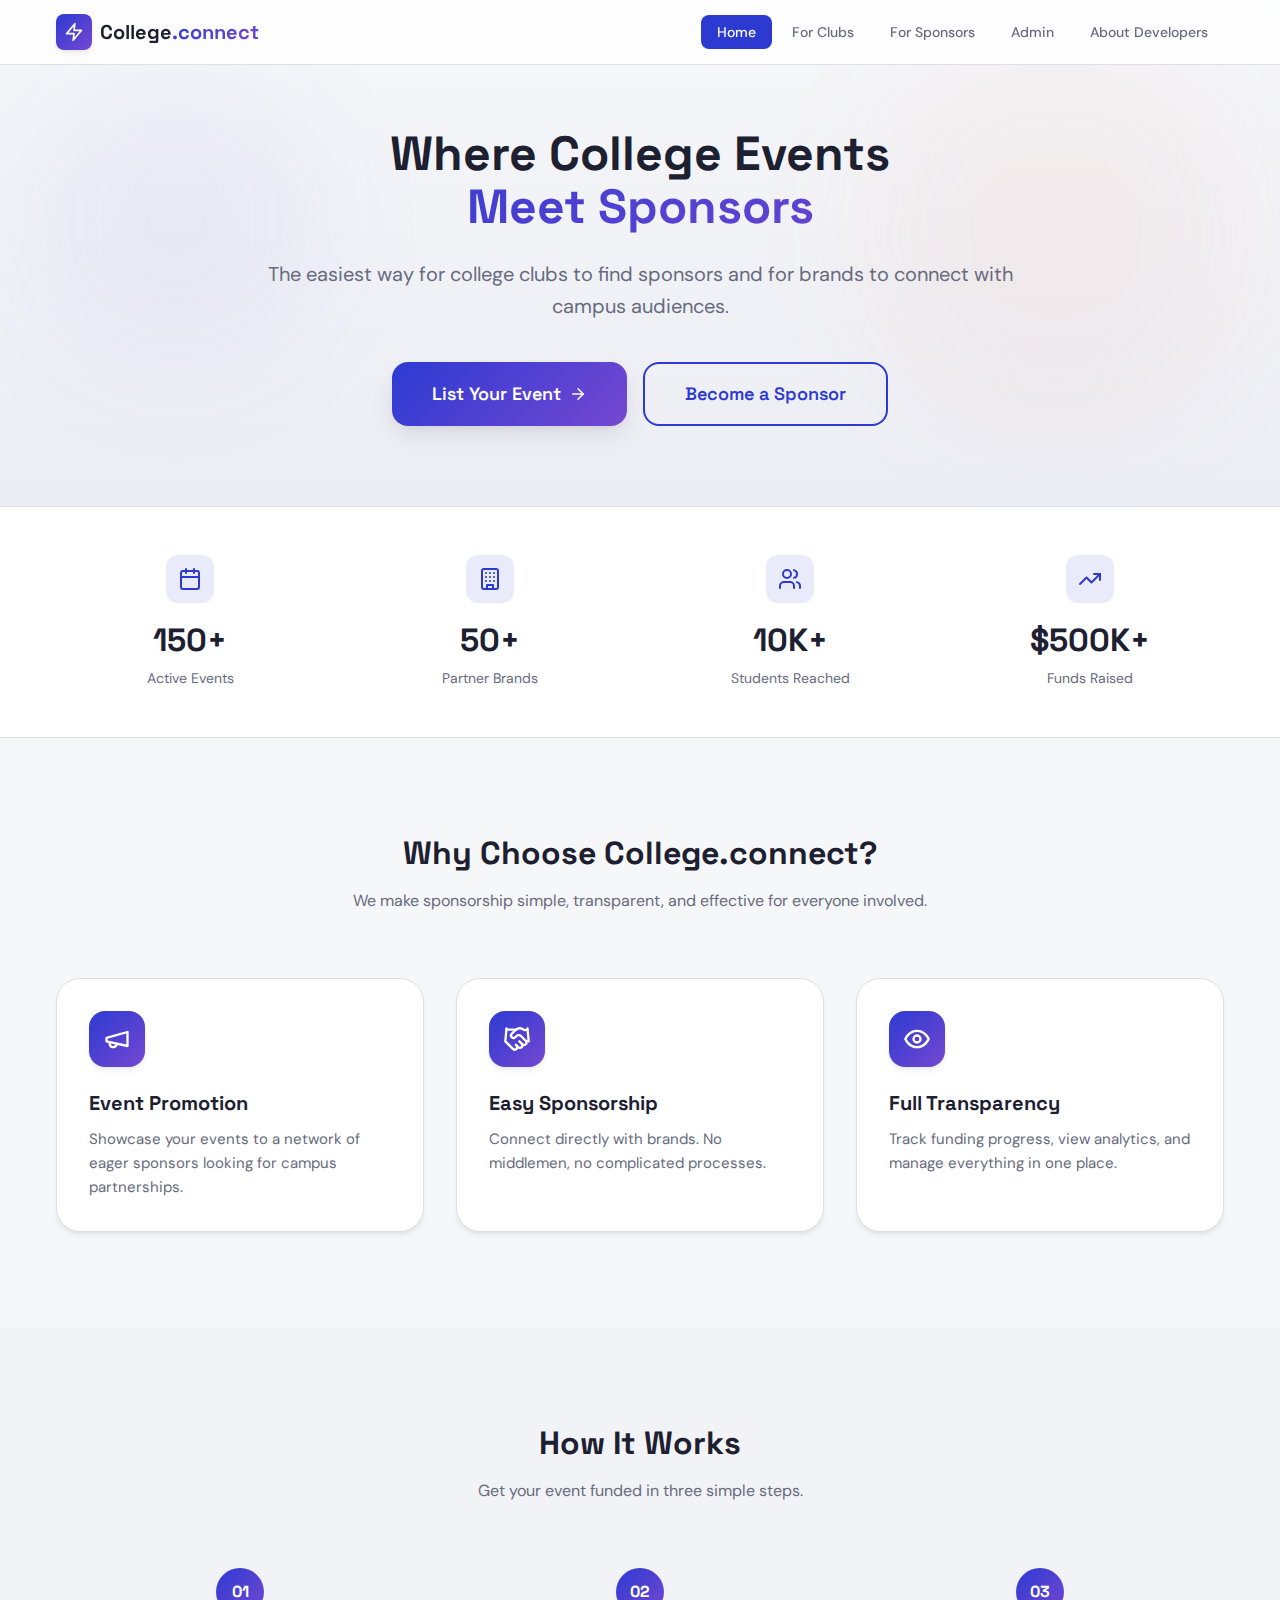
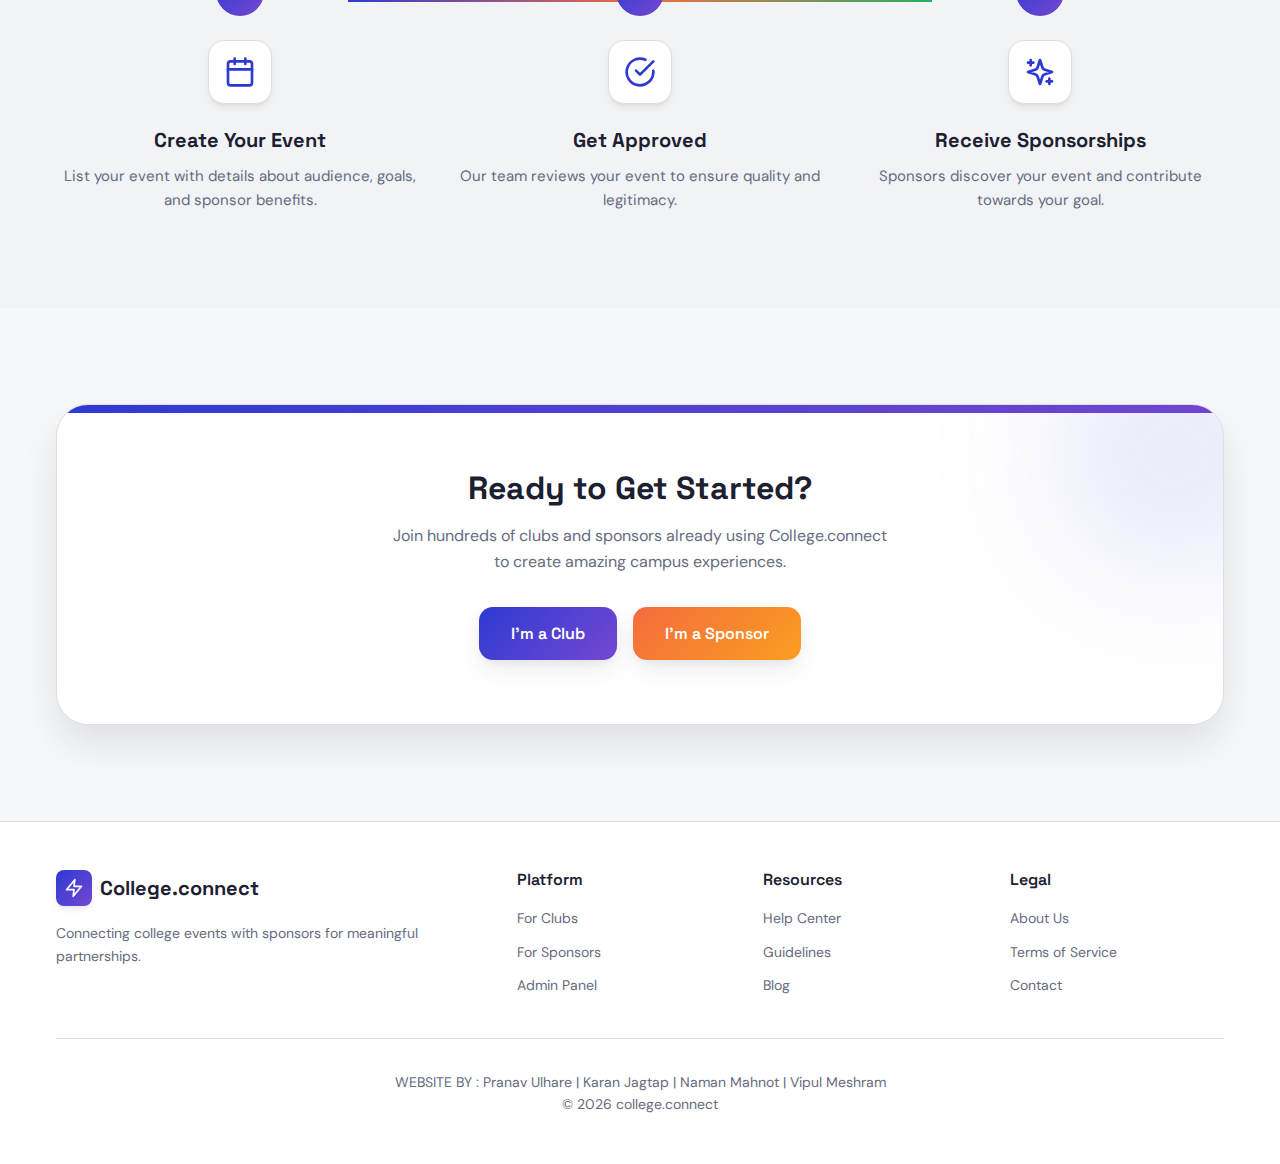
<file: index.html>
<!DOCTYPE html>
<html lang="en">
<head>
  <meta charset="UTF-8">
  <meta name="viewport" content="width=device-width, initial-scale=1.0">
  <meta name="description" content="College.connect - The easiest way for college clubs to find sponsors and for brands to connect with campus audiences.">
  <title>College.connect - Where College Events Meet Sponsors</title>
  <link rel="stylesheet" href="style.css">
</head>
<body data-page="home">
  
  <!-- Navbar -->
  <nav class="navbar">
    <div class="container">
      <a href="index.html" class="logo">
        <div class="logo-icon">
          <svg xmlns="http://www.w3.org/2000/svg" width="20" height="20" viewBox="0 0 24 24" fill="none" stroke="currentColor" stroke-width="2" stroke-linecap="round" stroke-linejoin="round"><polygon points="13 2 3 14 12 14 11 22 21 10 12 10 13 2"/></svg>
        </div>
      <div class="logo-text">College<span>.connect</span></div>

      </a>
      
      <ul class="nav-links">
        <li><a href="index.html" class="active">Home</a></li>
        <li><a href="club.html">For Clubs</a></li>
        <li><a href="sponsor.html">For Sponsors</a></li>
        <li><a href="admin.html">Admin</a></li>
        <li><a href="about.html">About Developers</a></li>
      </ul>
      
      <button class="mobile-menu-btn" id="mobile-menu-btn" onclick="toggleMobileMenu()">
        <svg xmlns="http://www.w3.org/2000/svg" width="24" height="24" viewBox="0 0 24 24" fill="none" stroke="currentColor" stroke-width="2" stroke-linecap="round" stroke-linejoin="round"><line x1="4" x2="20" y1="12" y2="12"/><line x1="4" x2="20" y1="6" y2="6"/><line x1="4" x2="20" y1="18" y2="18"/></svg>
      </button>
    </div>
    
    <div class="mobile-nav" id="mobile-nav">
      <a href="index.html" class="active">Home</a>
      <a href="club.html">For Clubs</a>
      <a href="sponsor.html">For Sponsors</a>
      <a href="admin.html">Admin</a>
      <a href="about.html">About Developers</a>
    </div>
  </nav>

  <!-- Hero Section -->
  <section class="hero">
    <div class="container">
      <div class="hero-content">
   
        
        <h1 class="hero-title">
          Where College Events 
          <span>Meet Sponsors</span>
        </h1>
        
        <p class="hero-description">
          The easiest way for college clubs to find sponsors and for brands to connect with campus audiences.
        </p>
        
        <div class="hero-buttons">
          <a href="club.html" class="btn btn-hero btn-xl">
            List Your Event
            <svg xmlns="http://www.w3.org/2000/svg" width="20" height="20" viewBox="0 0 24 24" fill="none" stroke="currentColor" stroke-width="2" stroke-linecap="round" stroke-linejoin="round"><path d="M5 12h14"/><path d="m12 5 7 7-7 7"/></svg>
          </a>
          <a href="sponsor.html" class="btn btn-outline btn-xl">Become a Sponsor</a>
        </div>
      </div>
    </div>
  </section>

  <!-- Stats Section -->
  <section class="stats-section">
    <div class="container">
      <div class="stats-grid">
        <div class="stat-item">
          <div class="stat-icon-wrapper">
            <svg xmlns="http://www.w3.org/2000/svg" width="24" height="24" viewBox="0 0 24 24" fill="none" stroke="currentColor" stroke-width="2" stroke-linecap="round" stroke-linejoin="round"><rect width="18" height="18" x="3" y="4" rx="2" ry="2"/><line x1="16" x2="16" y1="2" y2="6"/><line x1="8" x2="8" y1="2" y2="6"/><line x1="3" x2="21" y1="10" y2="10"/></svg>
          </div>
          <p class="stat-value">150+</p>
          <p class="stat-label">Active Events</p>
        </div>
        <div class="stat-item">
          <div class="stat-icon-wrapper">
            <svg xmlns="http://www.w3.org/2000/svg" width="24" height="24" viewBox="0 0 24 24" fill="none" stroke="currentColor" stroke-width="2" stroke-linecap="round" stroke-linejoin="round"><rect width="16" height="20" x="4" y="2" rx="2" ry="2"/><path d="M9 22v-4h6v4"/><path d="M8 6h.01"/><path d="M16 6h.01"/><path d="M12 6h.01"/><path d="M12 10h.01"/><path d="M12 14h.01"/><path d="M16 10h.01"/><path d="M16 14h.01"/><path d="M8 10h.01"/><path d="M8 14h.01"/></svg>
          </div>
          <p class="stat-value">50+</p>
          <p class="stat-label">Partner Brands</p>
        </div>
        <div class="stat-item">
          <div class="stat-icon-wrapper">
            <svg xmlns="http://www.w3.org/2000/svg" width="24" height="24" viewBox="0 0 24 24" fill="none" stroke="currentColor" stroke-width="2" stroke-linecap="round" stroke-linejoin="round"><path d="M16 21v-2a4 4 0 0 0-4-4H6a4 4 0 0 0-4 4v2"/><circle cx="9" cy="7" r="4"/><path d="M22 21v-2a4 4 0 0 0-3-3.87"/><path d="M16 3.13a4 4 0 0 1 0 7.75"/></svg>
          </div>
          <p class="stat-value">10K+</p>
          <p class="stat-label">Students Reached</p>
        </div>
        <div class="stat-item">
          <div class="stat-icon-wrapper">
            <svg xmlns="http://www.w3.org/2000/svg" width="24" height="24" viewBox="0 0 24 24" fill="none" stroke="currentColor" stroke-width="2" stroke-linecap="round" stroke-linejoin="round"><polyline points="22 7 13.5 15.5 8.5 10.5 2 17"/><polyline points="16 7 22 7 22 13"/></svg>
          </div>
          <p class="stat-value">$500K+</p>
          <p class="stat-label">Funds Raised</p>
        </div>
      </div>
    </div>
  </section>

  <!-- Features Section -->
  <section class="features">
    <div class="container">
      <div class="section-header">
        <h2 class="section-title">Why Choose College.connect?</h2>
        <p class="section-description">We make sponsorship simple, transparent, and effective for everyone involved.</p>
      </div>
      
      <div class="features-grid">
        <div class="feature-card">
          <div class="feature-icon">
            <svg xmlns="http://www.w3.org/2000/svg" width="28" height="28" viewBox="0 0 24 24" fill="none" stroke="currentColor" stroke-width="2" stroke-linecap="round" stroke-linejoin="round"><path d="m3 11 18-5v12L3 14v-3z"/><path d="M11.6 16.8a3 3 0 1 1-5.8-1.6"/></svg>
          </div>
          <h3 class="feature-title">Event Promotion</h3>
          <p class="feature-description">Showcase your events to a network of eager sponsors looking for campus partnerships.</p>
        </div>
        
        <div class="feature-card">
          <div class="feature-icon">
            <svg xmlns="http://www.w3.org/2000/svg" width="28" height="28" viewBox="0 0 24 24" fill="none" stroke="currentColor" stroke-width="2" stroke-linecap="round" stroke-linejoin="round"><path d="m11 17 2 2a1 1 0 1 0 3-3"/><path d="m14 14 2.5 2.5a1 1 0 1 0 3-3l-3.88-3.88a3 3 0 0 0-4.24 0l-.88.88a1 1 0 1 1-3-3l2.81-2.81a5.79 5.79 0 0 1 7.06-.87l.47.28a2 2 0 0 0 1.42.25L21 4"/><path d="m21 3 1 11h-2"/><path d="M3 3 2 14l6.5 6.5a1 1 0 1 0 3-3"/><path d="M3 4h8"/></svg>
          </div>
          <h3 class="feature-title">Easy Sponsorship</h3>
          <p class="feature-description">Connect directly with brands. No middlemen, no complicated processes.</p>
        </div>
        
        <div class="feature-card">
          <div class="feature-icon">
            <svg xmlns="http://www.w3.org/2000/svg" width="28" height="28" viewBox="0 0 24 24" fill="none" stroke="currentColor" stroke-width="2" stroke-linecap="round" stroke-linejoin="round"><path d="M2 12s3-7 10-7 10 7 10 7-3 7-10 7-10-7-10-7Z"/><circle cx="12" cy="12" r="3"/></svg>
          </div>
          <h3 class="feature-title">Full Transparency</h3>
          <p class="feature-description">Track funding progress, view analytics, and manage everything in one place.</p>
        </div>
      </div>
    </div>
  </section>

  <!-- How It Works Section -->
  <section class="how-it-works">
    <div class="container">
      <div class="section-header">
        <h2 class="section-title">How It Works</h2>
        <p class="section-description">Get your event funded in three simple steps.</p>
      </div>
      
      <div class="steps-grid">
        <div class="step">
          <div class="step-number">01</div>
          <div class="step-icon">
            <svg xmlns="http://www.w3.org/2000/svg" width="32" height="32" viewBox="0 0 24 24" fill="none" stroke="currentColor" stroke-width="2" stroke-linecap="round" stroke-linejoin="round"><rect width="18" height="18" x="3" y="4" rx="2" ry="2"/><line x1="16" x2="16" y1="2" y2="6"/><line x1="8" x2="8" y1="2" y2="6"/><line x1="3" x2="21" y1="10" y2="10"/></svg>
          </div>
          <h3 class="step-title">Create Your Event</h3>
          <p class="step-description">List your event with details about audience, goals, and sponsor benefits.</p>
        </div>
        
        <div class="step">
          <div class="step-number">02</div>
          <div class="step-icon">
            <svg xmlns="http://www.w3.org/2000/svg" width="32" height="32" viewBox="0 0 24 24" fill="none" stroke="currentColor" stroke-width="2" stroke-linecap="round" stroke-linejoin="round"><path d="M22 11.08V12a10 10 0 1 1-5.93-9.14"/><polyline points="22 4 12 14.01 9 11.01"/></svg>
          </div>
          <h3 class="step-title">Get Approved</h3>
          <p class="step-description">Our team reviews your event to ensure quality and legitimacy.</p>
        </div>
        
        <div class="step">
          <div class="step-number">03</div>
          <div class="step-icon">
            <svg xmlns="http://www.w3.org/2000/svg" width="32" height="32" viewBox="0 0 24 24" fill="none" stroke="currentColor" stroke-width="2" stroke-linecap="round" stroke-linejoin="round"><path d="m12 3-1.912 5.813a2 2 0 0 1-1.275 1.275L3 12l5.813 1.912a2 2 0 0 1 1.275 1.275L12 21l1.912-5.813a2 2 0 0 1 1.275-1.275L21 12l-5.813-1.912a2 2 0 0 1-1.275-1.275L12 3Z"/><path d="M5 3v4"/><path d="M19 17v4"/><path d="M3 5h4"/><path d="M17 19h4"/></svg>
          </div>
          <h3 class="step-title">Receive Sponsorships</h3>
          <p class="step-description">Sponsors discover your event and contribute towards your goal.</p>
        </div>
      </div>
    </div>
  </section>

  <!-- CTA Section -->
  <section class="cta-section">
    <div class="container">
      <div class="cta-card">
        <div class="cta-content">
          <h2 class="cta-title">Ready to Get Started?</h2>
          <p class="cta-description">Join hundreds of clubs and sponsors already using College.connect to create amazing campus experiences.</p>
          <div class="cta-buttons">
            <a href="club.html" class="btn btn-hero btn-lg">I'm a Club</a>
            <a href="sponsor.html" class="btn btn-accent btn-lg">I'm a Sponsor</a>
          </div>
        </div>
      </div>
    </div>
  </section>

  <!-- Footer -->
  <footer class="footer">
    <div class="container">
      <div class="footer-grid">
        <div class="footer-brand">
          <a href="index.html" class="logo">
            <div class="logo-icon">
              <svg xmlns="http://www.w3.org/2000/svg" width="20" height="20" viewBox="0 0 24 24" fill="none" stroke="currentColor" stroke-width="2" stroke-linecap="round" stroke-linejoin="round"><polygon points="13 2 3 14 12 14 11 22 21 10 12 10 13 2"/></svg>
            </div>
            <div class="logo-text">College.connect</div>
          </a>
          <p class="footer-brand-text">Connecting college events with sponsors for meaningful partnerships.</p>
        </div>
        
        <div class="footer-column">
          <h4>Platform</h4>
          <ul class="footer-links">
            <li><a href="club.html">For Clubs</a></li>
            <li><a href="sponsor.html">For Sponsors</a></li>
            <li><a href="admin.html">Admin Panel</a></li>
          </ul>
        </div>
        
        <div class="footer-column">
          <h4>Resources</h4>
          <ul class="footer-links">
            <li><a href="#">Help Center</a></li>
            <li><a href="#">Guidelines</a></li>
            <li><a href="#">Blog</a></li>
          </ul>
        </div>
        
        <div class="footer-column">
          <h4>Legal</h4>
          <ul class="footer-links">
            <li><a href="#">About Us</a></li> 
            <li><a href="#">Terms of Service</a></li>
            <li><a href="#">Contact</a></li>
          </ul>
        </div>
      </div>
      
      <div class="footer-bottom">
        <p> WEBSITE BY : Pranav Ulhare | Karan Jagtap | Naman Mahnot | Vipul Meshram</p>
        <p>© 2026 college.connect</p>
      </div>
    </div>
  </footer>

  <script src="script.js"></script>
</body>
</html>
</file>
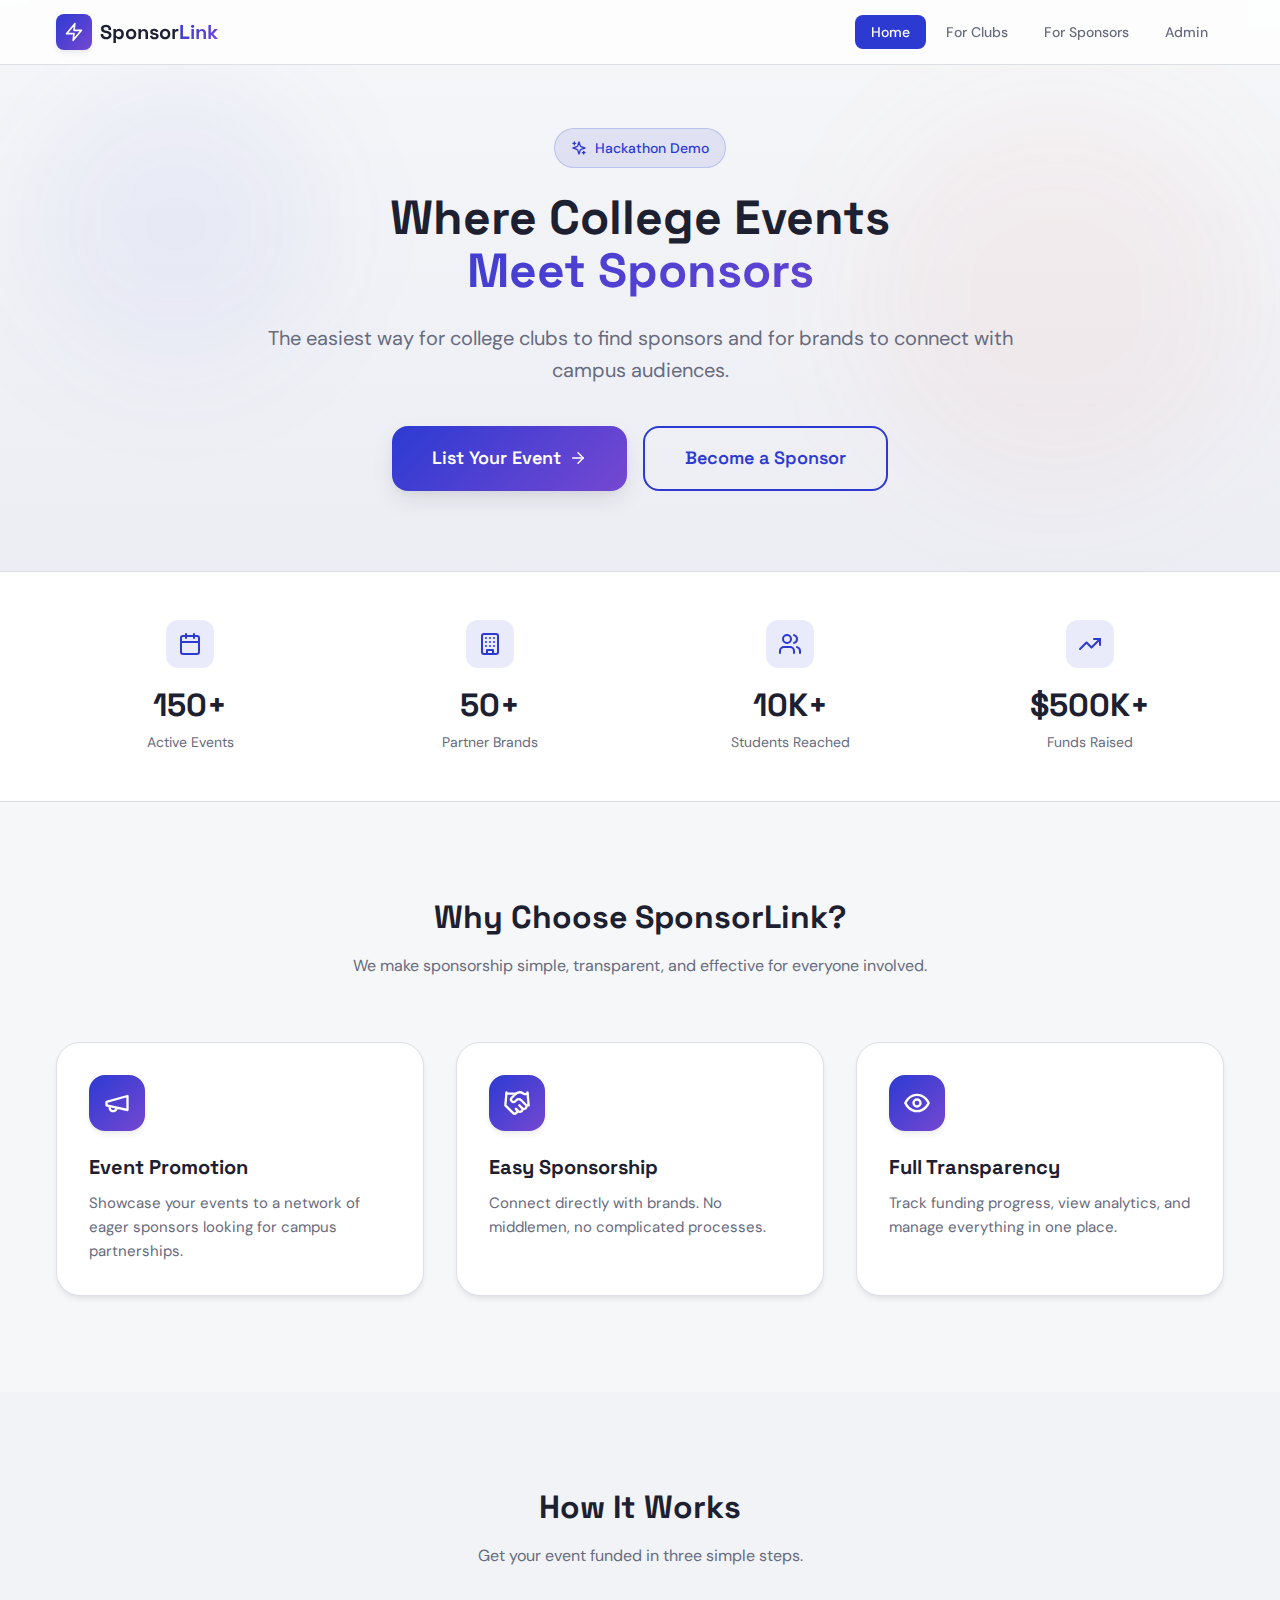
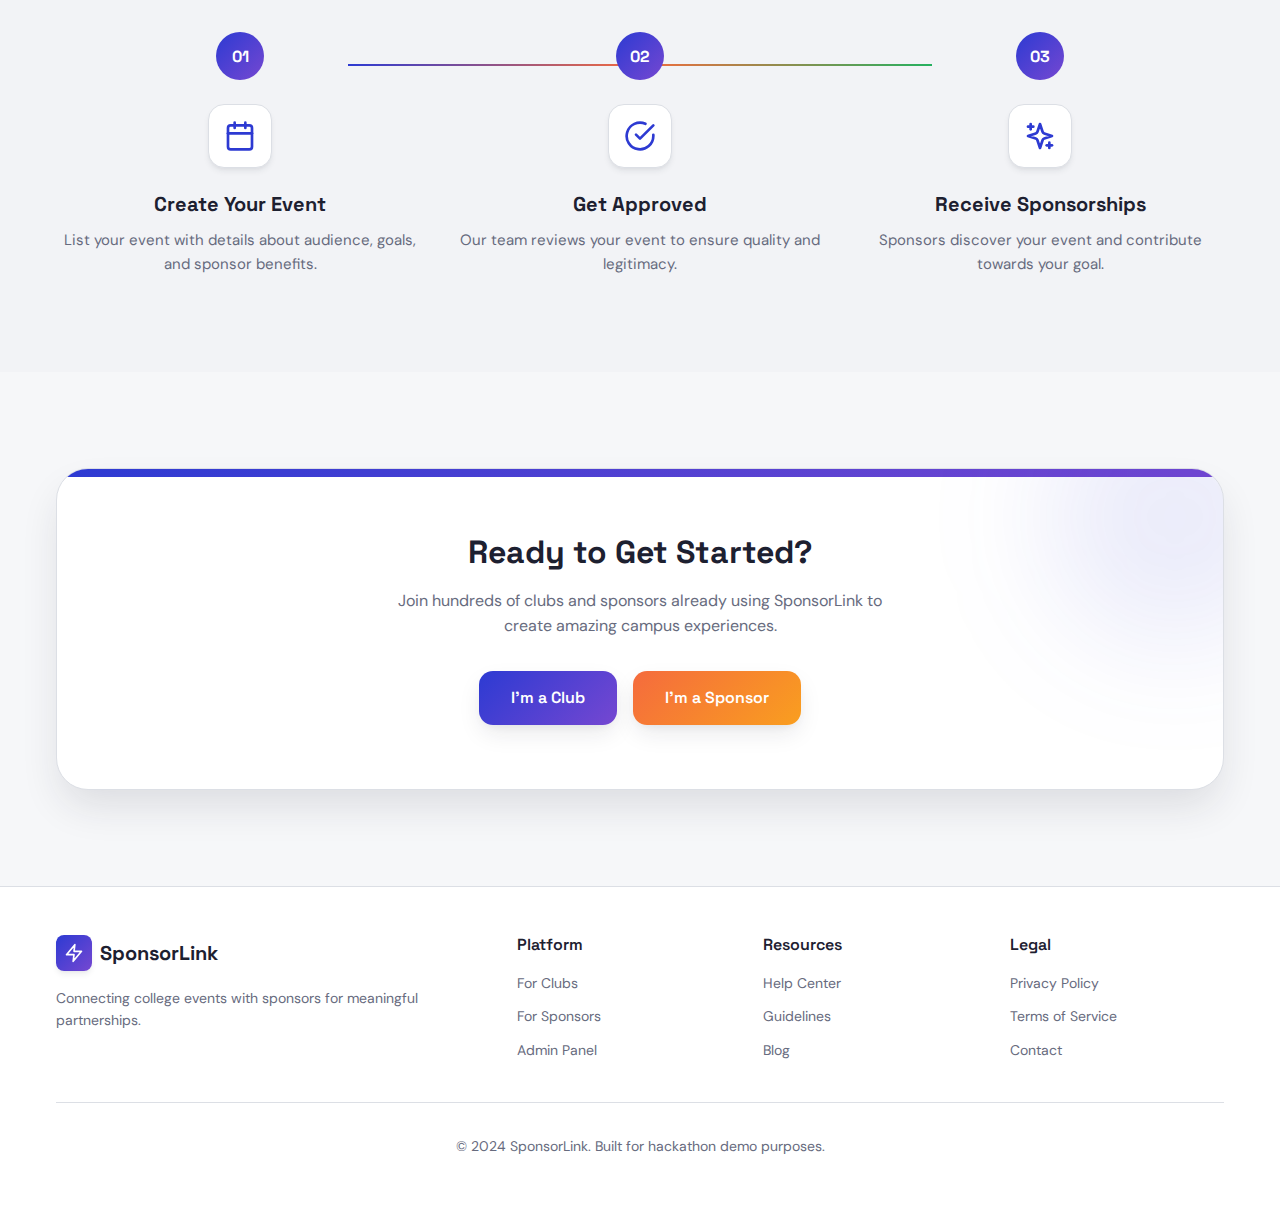
<file: public/index.html>
<!DOCTYPE html>
<html lang="en">
<head>
  <meta charset="UTF-8">
  <meta name="viewport" content="width=device-width, initial-scale=1.0">
  <meta name="description" content="SponsorLink - The easiest way for college clubs to find sponsors and for brands to connect with campus audiences.">
  <title>SponsorLink - Where College Events Meet Sponsors</title>
  <link rel="stylesheet" href="style.css">
</head>
<body data-page="home">
  
  <!-- Navbar -->
  <nav class="navbar">
    <div class="container">
      <a href="index.html" class="logo">
        <div class="logo-icon">
          <svg xmlns="http://www.w3.org/2000/svg" width="20" height="20" viewBox="0 0 24 24" fill="none" stroke="currentColor" stroke-width="2" stroke-linecap="round" stroke-linejoin="round"><polygon points="13 2 3 14 12 14 11 22 21 10 12 10 13 2"/></svg>
        </div>
        <div class="logo-text">Sponsor<span>Link</span></div>
      </a>
      
      <ul class="nav-links">
        <li><a href="index.html" class="active">Home</a></li>
        <li><a href="club.html">For Clubs</a></li>
        <li><a href="sponsor.html">For Sponsors</a></li>
        <li><a href="admin.html">Admin</a></li>
      </ul>
      
      <button class="mobile-menu-btn" id="mobile-menu-btn" onclick="toggleMobileMenu()">
        <svg xmlns="http://www.w3.org/2000/svg" width="24" height="24" viewBox="0 0 24 24" fill="none" stroke="currentColor" stroke-width="2" stroke-linecap="round" stroke-linejoin="round"><line x1="4" x2="20" y1="12" y2="12"/><line x1="4" x2="20" y1="6" y2="6"/><line x1="4" x2="20" y1="18" y2="18"/></svg>
      </button>
    </div>
    
    <div class="mobile-nav" id="mobile-nav">
      <a href="index.html" class="active">Home</a>
      <a href="club.html">For Clubs</a>
      <a href="sponsor.html">For Sponsors</a>
      <a href="admin.html">Admin</a>
    </div>
  </nav>

  <!-- Hero Section -->
  <section class="hero">
    <div class="container">
      <div class="hero-content">
        <div class="hero-badge">
          <svg xmlns="http://www.w3.org/2000/svg" width="16" height="16" viewBox="0 0 24 24" fill="none" stroke="currentColor" stroke-width="2" stroke-linecap="round" stroke-linejoin="round"><path d="m12 3-1.912 5.813a2 2 0 0 1-1.275 1.275L3 12l5.813 1.912a2 2 0 0 1 1.275 1.275L12 21l1.912-5.813a2 2 0 0 1 1.275-1.275L21 12l-5.813-1.912a2 2 0 0 1-1.275-1.275L12 3Z"/><path d="M5 3v4"/><path d="M19 17v4"/><path d="M3 5h4"/><path d="M17 19h4"/></svg>
          Hackathon Demo
        </div>
        
        <h1 class="hero-title">
          Where College Events 
          <span>Meet Sponsors</span>
        </h1>
        
        <p class="hero-description">
          The easiest way for college clubs to find sponsors and for brands to connect with campus audiences.
        </p>
        
        <div class="hero-buttons">
          <a href="club.html" class="btn btn-hero btn-xl">
            List Your Event
            <svg xmlns="http://www.w3.org/2000/svg" width="20" height="20" viewBox="0 0 24 24" fill="none" stroke="currentColor" stroke-width="2" stroke-linecap="round" stroke-linejoin="round"><path d="M5 12h14"/><path d="m12 5 7 7-7 7"/></svg>
          </a>
          <a href="sponsor.html" class="btn btn-outline btn-xl">Become a Sponsor</a>
        </div>
      </div>
    </div>
  </section>

  <!-- Stats Section -->
  <section class="stats-section">
    <div class="container">
      <div class="stats-grid">
        <div class="stat-item">
          <div class="stat-icon-wrapper">
            <svg xmlns="http://www.w3.org/2000/svg" width="24" height="24" viewBox="0 0 24 24" fill="none" stroke="currentColor" stroke-width="2" stroke-linecap="round" stroke-linejoin="round"><rect width="18" height="18" x="3" y="4" rx="2" ry="2"/><line x1="16" x2="16" y1="2" y2="6"/><line x1="8" x2="8" y1="2" y2="6"/><line x1="3" x2="21" y1="10" y2="10"/></svg>
          </div>
          <p class="stat-value">150+</p>
          <p class="stat-label">Active Events</p>
        </div>
        <div class="stat-item">
          <div class="stat-icon-wrapper">
            <svg xmlns="http://www.w3.org/2000/svg" width="24" height="24" viewBox="0 0 24 24" fill="none" stroke="currentColor" stroke-width="2" stroke-linecap="round" stroke-linejoin="round"><rect width="16" height="20" x="4" y="2" rx="2" ry="2"/><path d="M9 22v-4h6v4"/><path d="M8 6h.01"/><path d="M16 6h.01"/><path d="M12 6h.01"/><path d="M12 10h.01"/><path d="M12 14h.01"/><path d="M16 10h.01"/><path d="M16 14h.01"/><path d="M8 10h.01"/><path d="M8 14h.01"/></svg>
          </div>
          <p class="stat-value">50+</p>
          <p class="stat-label">Partner Brands</p>
        </div>
        <div class="stat-item">
          <div class="stat-icon-wrapper">
            <svg xmlns="http://www.w3.org/2000/svg" width="24" height="24" viewBox="0 0 24 24" fill="none" stroke="currentColor" stroke-width="2" stroke-linecap="round" stroke-linejoin="round"><path d="M16 21v-2a4 4 0 0 0-4-4H6a4 4 0 0 0-4 4v2"/><circle cx="9" cy="7" r="4"/><path d="M22 21v-2a4 4 0 0 0-3-3.87"/><path d="M16 3.13a4 4 0 0 1 0 7.75"/></svg>
          </div>
          <p class="stat-value">10K+</p>
          <p class="stat-label">Students Reached</p>
        </div>
        <div class="stat-item">
          <div class="stat-icon-wrapper">
            <svg xmlns="http://www.w3.org/2000/svg" width="24" height="24" viewBox="0 0 24 24" fill="none" stroke="currentColor" stroke-width="2" stroke-linecap="round" stroke-linejoin="round"><polyline points="22 7 13.5 15.5 8.5 10.5 2 17"/><polyline points="16 7 22 7 22 13"/></svg>
          </div>
          <p class="stat-value">$500K+</p>
          <p class="stat-label">Funds Raised</p>
        </div>
      </div>
    </div>
  </section>

  <!-- Features Section -->
  <section class="features">
    <div class="container">
      <div class="section-header">
        <h2 class="section-title">Why Choose SponsorLink?</h2>
        <p class="section-description">We make sponsorship simple, transparent, and effective for everyone involved.</p>
      </div>
      
      <div class="features-grid">
        <div class="feature-card">
          <div class="feature-icon">
            <svg xmlns="http://www.w3.org/2000/svg" width="28" height="28" viewBox="0 0 24 24" fill="none" stroke="currentColor" stroke-width="2" stroke-linecap="round" stroke-linejoin="round"><path d="m3 11 18-5v12L3 14v-3z"/><path d="M11.6 16.8a3 3 0 1 1-5.8-1.6"/></svg>
          </div>
          <h3 class="feature-title">Event Promotion</h3>
          <p class="feature-description">Showcase your events to a network of eager sponsors looking for campus partnerships.</p>
        </div>
        
        <div class="feature-card">
          <div class="feature-icon">
            <svg xmlns="http://www.w3.org/2000/svg" width="28" height="28" viewBox="0 0 24 24" fill="none" stroke="currentColor" stroke-width="2" stroke-linecap="round" stroke-linejoin="round"><path d="m11 17 2 2a1 1 0 1 0 3-3"/><path d="m14 14 2.5 2.5a1 1 0 1 0 3-3l-3.88-3.88a3 3 0 0 0-4.24 0l-.88.88a1 1 0 1 1-3-3l2.81-2.81a5.79 5.79 0 0 1 7.06-.87l.47.28a2 2 0 0 0 1.42.25L21 4"/><path d="m21 3 1 11h-2"/><path d="M3 3 2 14l6.5 6.5a1 1 0 1 0 3-3"/><path d="M3 4h8"/></svg>
          </div>
          <h3 class="feature-title">Easy Sponsorship</h3>
          <p class="feature-description">Connect directly with brands. No middlemen, no complicated processes.</p>
        </div>
        
        <div class="feature-card">
          <div class="feature-icon">
            <svg xmlns="http://www.w3.org/2000/svg" width="28" height="28" viewBox="0 0 24 24" fill="none" stroke="currentColor" stroke-width="2" stroke-linecap="round" stroke-linejoin="round"><path d="M2 12s3-7 10-7 10 7 10 7-3 7-10 7-10-7-10-7Z"/><circle cx="12" cy="12" r="3"/></svg>
          </div>
          <h3 class="feature-title">Full Transparency</h3>
          <p class="feature-description">Track funding progress, view analytics, and manage everything in one place.</p>
        </div>
      </div>
    </div>
  </section>

  <!-- How It Works Section -->
  <section class="how-it-works">
    <div class="container">
      <div class="section-header">
        <h2 class="section-title">How It Works</h2>
        <p class="section-description">Get your event funded in three simple steps.</p>
      </div>
      
      <div class="steps-grid">
        <div class="step">
          <div class="step-number">01</div>
          <div class="step-icon">
            <svg xmlns="http://www.w3.org/2000/svg" width="32" height="32" viewBox="0 0 24 24" fill="none" stroke="currentColor" stroke-width="2" stroke-linecap="round" stroke-linejoin="round"><rect width="18" height="18" x="3" y="4" rx="2" ry="2"/><line x1="16" x2="16" y1="2" y2="6"/><line x1="8" x2="8" y1="2" y2="6"/><line x1="3" x2="21" y1="10" y2="10"/></svg>
          </div>
          <h3 class="step-title">Create Your Event</h3>
          <p class="step-description">List your event with details about audience, goals, and sponsor benefits.</p>
        </div>
        
        <div class="step">
          <div class="step-number">02</div>
          <div class="step-icon">
            <svg xmlns="http://www.w3.org/2000/svg" width="32" height="32" viewBox="0 0 24 24" fill="none" stroke="currentColor" stroke-width="2" stroke-linecap="round" stroke-linejoin="round"><path d="M22 11.08V12a10 10 0 1 1-5.93-9.14"/><polyline points="22 4 12 14.01 9 11.01"/></svg>
          </div>
          <h3 class="step-title">Get Approved</h3>
          <p class="step-description">Our team reviews your event to ensure quality and legitimacy.</p>
        </div>
        
        <div class="step">
          <div class="step-number">03</div>
          <div class="step-icon">
            <svg xmlns="http://www.w3.org/2000/svg" width="32" height="32" viewBox="0 0 24 24" fill="none" stroke="currentColor" stroke-width="2" stroke-linecap="round" stroke-linejoin="round"><path d="m12 3-1.912 5.813a2 2 0 0 1-1.275 1.275L3 12l5.813 1.912a2 2 0 0 1 1.275 1.275L12 21l1.912-5.813a2 2 0 0 1 1.275-1.275L21 12l-5.813-1.912a2 2 0 0 1-1.275-1.275L12 3Z"/><path d="M5 3v4"/><path d="M19 17v4"/><path d="M3 5h4"/><path d="M17 19h4"/></svg>
          </div>
          <h3 class="step-title">Receive Sponsorships</h3>
          <p class="step-description">Sponsors discover your event and contribute towards your goal.</p>
        </div>
      </div>
    </div>
  </section>

  <!-- CTA Section -->
  <section class="cta-section">
    <div class="container">
      <div class="cta-card">
        <div class="cta-content">
          <h2 class="cta-title">Ready to Get Started?</h2>
          <p class="cta-description">Join hundreds of clubs and sponsors already using SponsorLink to create amazing campus experiences.</p>
          <div class="cta-buttons">
            <a href="club.html" class="btn btn-hero btn-lg">I'm a Club</a>
            <a href="sponsor.html" class="btn btn-accent btn-lg">I'm a Sponsor</a>
          </div>
        </div>
      </div>
    </div>
  </section>

  <!-- Footer -->
  <footer class="footer">
    <div class="container">
      <div class="footer-grid">
        <div class="footer-brand">
          <a href="index.html" class="logo">
            <div class="logo-icon">
              <svg xmlns="http://www.w3.org/2000/svg" width="20" height="20" viewBox="0 0 24 24" fill="none" stroke="currentColor" stroke-width="2" stroke-linecap="round" stroke-linejoin="round"><polygon points="13 2 3 14 12 14 11 22 21 10 12 10 13 2"/></svg>
            </div>
            <div class="logo-text">SponsorLink</div>
          </a>
          <p class="footer-brand-text">Connecting college events with sponsors for meaningful partnerships.</p>
        </div>
        
        <div class="footer-column">
          <h4>Platform</h4>
          <ul class="footer-links">
            <li><a href="club.html">For Clubs</a></li>
            <li><a href="sponsor.html">For Sponsors</a></li>
            <li><a href="admin.html">Admin Panel</a></li>
          </ul>
        </div>
        
        <div class="footer-column">
          <h4>Resources</h4>
          <ul class="footer-links">
            <li><a href="#">Help Center</a></li>
            <li><a href="#">Guidelines</a></li>
            <li><a href="#">Blog</a></li>
          </ul>
        </div>
        
        <div class="footer-column">
          <h4>Legal</h4>
          <ul class="footer-links">
            <li><a href="#">Privacy Policy</a></li>
            <li><a href="#">Terms of Service</a></li>
            <li><a href="#">Contact</a></li>
          </ul>
        </div>
      </div>
      
      <div class="footer-bottom">
        <p>© 2024 SponsorLink. Built for hackathon demo purposes.</p>
      </div>
    </div>
  </footer>

  <script src="script.js"></script>
</body>
</html>
</file>
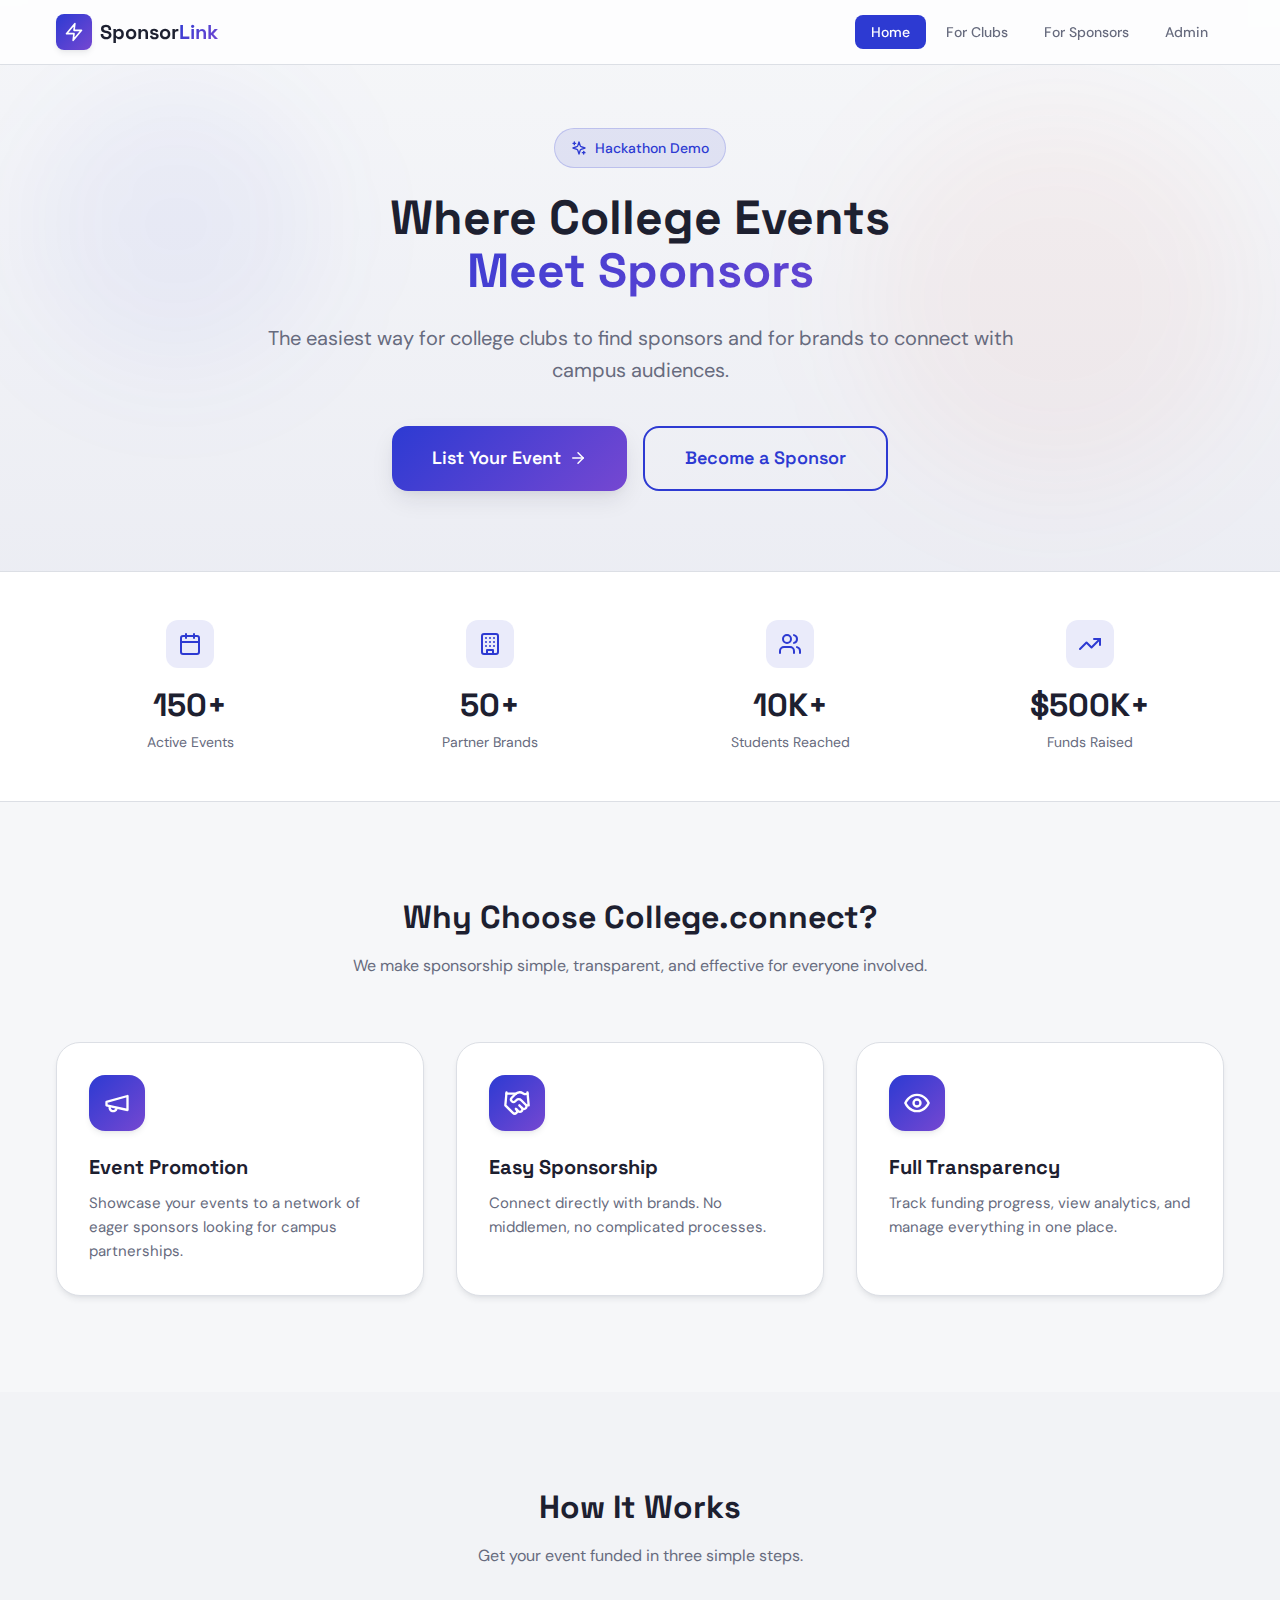
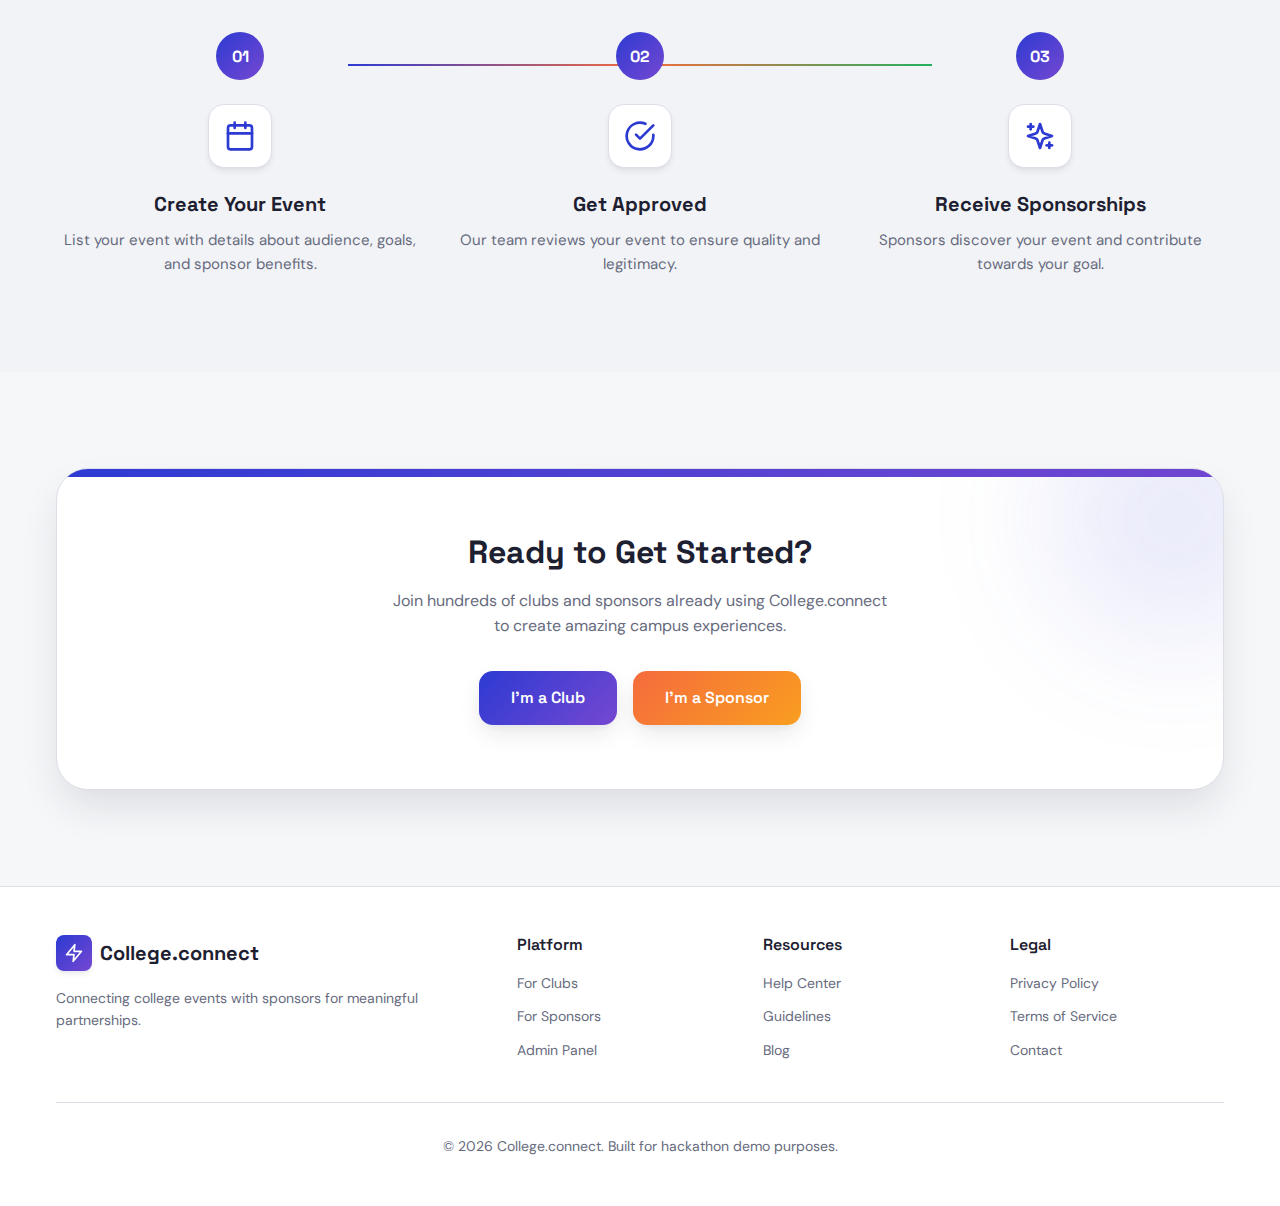
<file: college.connect/public/index.html>
<!DOCTYPE html>
<html lang="en">
<head>
  <meta charset="UTF-8">
  <meta name="viewport" content="width=device-width, initial-scale=1.0">
  <meta name="description" content="College.connect - The easiest way for college clubs to find sponsors and for brands to connect with campus audiences.">
  <title>College.connect - Where College Events Meet Sponsors</title>
  <link rel="stylesheet" href="style.css">
</head>
<body data-page="home">
  
  <!-- Navbar -->
  <nav class="navbar">
    <div class="container">
      <a href="index.html" class="logo">
        <div class="logo-icon">
          <svg xmlns="http://www.w3.org/2000/svg" width="20" height="20" viewBox="0 0 24 24" fill="none" stroke="currentColor" stroke-width="2" stroke-linecap="round" stroke-linejoin="round"><polygon points="13 2 3 14 12 14 11 22 21 10 12 10 13 2"/></svg>
        </div>
        <div class="logo-text">Sponsor<span>Link</span></div>
      </a>
      
      <ul class="nav-links">
        <li><a href="index.html" class="active">Home</a></li>
        <li><a href="club.html">For Clubs</a></li>
        <li><a href="sponsor.html">For Sponsors</a></li>
        <li><a href="admin.html">Admin</a></li>
      </ul>
      
      <button class="mobile-menu-btn" id="mobile-menu-btn" onclick="toggleMobileMenu()">
        <svg xmlns="http://www.w3.org/2000/svg" width="24" height="24" viewBox="0 0 24 24" fill="none" stroke="currentColor" stroke-width="2" stroke-linecap="round" stroke-linejoin="round"><line x1="4" x2="20" y1="12" y2="12"/><line x1="4" x2="20" y1="6" y2="6"/><line x1="4" x2="20" y1="18" y2="18"/></svg>
      </button>
    </div>
    
    <div class="mobile-nav" id="mobile-nav">
      <a href="index.html" class="active">Home</a>
      <a href="club.html">For Clubs</a>
      <a href="sponsor.html">For Sponsors</a>
      <a href="admin.html">Admin</a>
    </div>
  </nav>

  <!-- Hero Section -->
  <section class="hero">
    <div class="container">
      <div class="hero-content">
        <div class="hero-badge">
          <svg xmlns="http://www.w3.org/2000/svg" width="16" height="16" viewBox="0 0 24 24" fill="none" stroke="currentColor" stroke-width="2" stroke-linecap="round" stroke-linejoin="round"><path d="m12 3-1.912 5.813a2 2 0 0 1-1.275 1.275L3 12l5.813 1.912a2 2 0 0 1 1.275 1.275L12 21l1.912-5.813a2 2 0 0 1 1.275-1.275L21 12l-5.813-1.912a2 2 0 0 1-1.275-1.275L12 3Z"/><path d="M5 3v4"/><path d="M19 17v4"/><path d="M3 5h4"/><path d="M17 19h4"/></svg>
          Hackathon Demo
        </div>
        
        <h1 class="hero-title">
          Where College Events 
          <span>Meet Sponsors</span>
        </h1>
        
        <p class="hero-description">
          The easiest way for college clubs to find sponsors and for brands to connect with campus audiences.
        </p>
        
        <div class="hero-buttons">
          <a href="club.html" class="btn btn-hero btn-xl">
            List Your Event
            <svg xmlns="http://www.w3.org/2000/svg" width="20" height="20" viewBox="0 0 24 24" fill="none" stroke="currentColor" stroke-width="2" stroke-linecap="round" stroke-linejoin="round"><path d="M5 12h14"/><path d="m12 5 7 7-7 7"/></svg>
          </a>
          <a href="sponsor.html" class="btn btn-outline btn-xl">Become a Sponsor</a>
        </div>
      </div>
    </div>
  </section>

  <!-- Stats Section -->
  <section class="stats-section">
    <div class="container">
      <div class="stats-grid">
        <div class="stat-item">
          <div class="stat-icon-wrapper">
            <svg xmlns="http://www.w3.org/2000/svg" width="24" height="24" viewBox="0 0 24 24" fill="none" stroke="currentColor" stroke-width="2" stroke-linecap="round" stroke-linejoin="round"><rect width="18" height="18" x="3" y="4" rx="2" ry="2"/><line x1="16" x2="16" y1="2" y2="6"/><line x1="8" x2="8" y1="2" y2="6"/><line x1="3" x2="21" y1="10" y2="10"/></svg>
          </div>
          <p class="stat-value">150+</p>
          <p class="stat-label">Active Events</p>
        </div>
        <div class="stat-item">
          <div class="stat-icon-wrapper">
            <svg xmlns="http://www.w3.org/2000/svg" width="24" height="24" viewBox="0 0 24 24" fill="none" stroke="currentColor" stroke-width="2" stroke-linecap="round" stroke-linejoin="round"><rect width="16" height="20" x="4" y="2" rx="2" ry="2"/><path d="M9 22v-4h6v4"/><path d="M8 6h.01"/><path d="M16 6h.01"/><path d="M12 6h.01"/><path d="M12 10h.01"/><path d="M12 14h.01"/><path d="M16 10h.01"/><path d="M16 14h.01"/><path d="M8 10h.01"/><path d="M8 14h.01"/></svg>
          </div>
          <p class="stat-value">50+</p>
          <p class="stat-label">Partner Brands</p>
        </div>
        <div class="stat-item">
          <div class="stat-icon-wrapper">
            <svg xmlns="http://www.w3.org/2000/svg" width="24" height="24" viewBox="0 0 24 24" fill="none" stroke="currentColor" stroke-width="2" stroke-linecap="round" stroke-linejoin="round"><path d="M16 21v-2a4 4 0 0 0-4-4H6a4 4 0 0 0-4 4v2"/><circle cx="9" cy="7" r="4"/><path d="M22 21v-2a4 4 0 0 0-3-3.87"/><path d="M16 3.13a4 4 0 0 1 0 7.75"/></svg>
          </div>
          <p class="stat-value">10K+</p>
          <p class="stat-label">Students Reached</p>
        </div>
        <div class="stat-item">
          <div class="stat-icon-wrapper">
            <svg xmlns="http://www.w3.org/2000/svg" width="24" height="24" viewBox="0 0 24 24" fill="none" stroke="currentColor" stroke-width="2" stroke-linecap="round" stroke-linejoin="round"><polyline points="22 7 13.5 15.5 8.5 10.5 2 17"/><polyline points="16 7 22 7 22 13"/></svg>
          </div>
          <p class="stat-value">$500K+</p>
          <p class="stat-label">Funds Raised</p>
        </div>
      </div>
    </div>
  </section>

  <!-- Features Section -->
  <section class="features">
    <div class="container">
      <div class="section-header">
        <h2 class="section-title">Why Choose College.connect?</h2>
        <p class="section-description">We make sponsorship simple, transparent, and effective for everyone involved.</p>
      </div>
      
      <div class="features-grid">
        <div class="feature-card">
          <div class="feature-icon">
            <svg xmlns="http://www.w3.org/2000/svg" width="28" height="28" viewBox="0 0 24 24" fill="none" stroke="currentColor" stroke-width="2" stroke-linecap="round" stroke-linejoin="round"><path d="m3 11 18-5v12L3 14v-3z"/><path d="M11.6 16.8a3 3 0 1 1-5.8-1.6"/></svg>
          </div>
          <h3 class="feature-title">Event Promotion</h3>
          <p class="feature-description">Showcase your events to a network of eager sponsors looking for campus partnerships.</p>
        </div>
        
        <div class="feature-card">
          <div class="feature-icon">
            <svg xmlns="http://www.w3.org/2000/svg" width="28" height="28" viewBox="0 0 24 24" fill="none" stroke="currentColor" stroke-width="2" stroke-linecap="round" stroke-linejoin="round"><path d="m11 17 2 2a1 1 0 1 0 3-3"/><path d="m14 14 2.5 2.5a1 1 0 1 0 3-3l-3.88-3.88a3 3 0 0 0-4.24 0l-.88.88a1 1 0 1 1-3-3l2.81-2.81a5.79 5.79 0 0 1 7.06-.87l.47.28a2 2 0 0 0 1.42.25L21 4"/><path d="m21 3 1 11h-2"/><path d="M3 3 2 14l6.5 6.5a1 1 0 1 0 3-3"/><path d="M3 4h8"/></svg>
          </div>
          <h3 class="feature-title">Easy Sponsorship</h3>
          <p class="feature-description">Connect directly with brands. No middlemen, no complicated processes.</p>
        </div>
        
        <div class="feature-card">
          <div class="feature-icon">
            <svg xmlns="http://www.w3.org/2000/svg" width="28" height="28" viewBox="0 0 24 24" fill="none" stroke="currentColor" stroke-width="2" stroke-linecap="round" stroke-linejoin="round"><path d="M2 12s3-7 10-7 10 7 10 7-3 7-10 7-10-7-10-7Z"/><circle cx="12" cy="12" r="3"/></svg>
          </div>
          <h3 class="feature-title">Full Transparency</h3>
          <p class="feature-description">Track funding progress, view analytics, and manage everything in one place.</p>
        </div>
      </div>
    </div>
  </section>

  <!-- How It Works Section -->
  <section class="how-it-works">
    <div class="container">
      <div class="section-header">
        <h2 class="section-title">How It Works</h2>
        <p class="section-description">Get your event funded in three simple steps.</p>
      </div>
      
      <div class="steps-grid">
        <div class="step">
          <div class="step-number">01</div>
          <div class="step-icon">
            <svg xmlns="http://www.w3.org/2000/svg" width="32" height="32" viewBox="0 0 24 24" fill="none" stroke="currentColor" stroke-width="2" stroke-linecap="round" stroke-linejoin="round"><rect width="18" height="18" x="3" y="4" rx="2" ry="2"/><line x1="16" x2="16" y1="2" y2="6"/><line x1="8" x2="8" y1="2" y2="6"/><line x1="3" x2="21" y1="10" y2="10"/></svg>
          </div>
          <h3 class="step-title">Create Your Event</h3>
          <p class="step-description">List your event with details about audience, goals, and sponsor benefits.</p>
        </div>
        
        <div class="step">
          <div class="step-number">02</div>
          <div class="step-icon">
            <svg xmlns="http://www.w3.org/2000/svg" width="32" height="32" viewBox="0 0 24 24" fill="none" stroke="currentColor" stroke-width="2" stroke-linecap="round" stroke-linejoin="round"><path d="M22 11.08V12a10 10 0 1 1-5.93-9.14"/><polyline points="22 4 12 14.01 9 11.01"/></svg>
          </div>
          <h3 class="step-title">Get Approved</h3>
          <p class="step-description">Our team reviews your event to ensure quality and legitimacy.</p>
        </div>
        
        <div class="step">
          <div class="step-number">03</div>
          <div class="step-icon">
            <svg xmlns="http://www.w3.org/2000/svg" width="32" height="32" viewBox="0 0 24 24" fill="none" stroke="currentColor" stroke-width="2" stroke-linecap="round" stroke-linejoin="round"><path d="m12 3-1.912 5.813a2 2 0 0 1-1.275 1.275L3 12l5.813 1.912a2 2 0 0 1 1.275 1.275L12 21l1.912-5.813a2 2 0 0 1 1.275-1.275L21 12l-5.813-1.912a2 2 0 0 1-1.275-1.275L12 3Z"/><path d="M5 3v4"/><path d="M19 17v4"/><path d="M3 5h4"/><path d="M17 19h4"/></svg>
          </div>
          <h3 class="step-title">Receive Sponsorships</h3>
          <p class="step-description">Sponsors discover your event and contribute towards your goal.</p>
        </div>
      </div>
    </div>
  </section>

  <!-- CTA Section -->
  <section class="cta-section">
    <div class="container">
      <div class="cta-card">
        <div class="cta-content">
          <h2 class="cta-title">Ready to Get Started?</h2>
          <p class="cta-description">Join hundreds of clubs and sponsors already using College.connect to create amazing campus experiences.</p>
          <div class="cta-buttons">
            <a href="club.html" class="btn btn-hero btn-lg">I'm a Club</a>
            <a href="sponsor.html" class="btn btn-accent btn-lg">I'm a Sponsor</a>
          </div>
        </div>
      </div>
    </div>
  </section>

  <!-- Footer -->
  <footer class="footer">
    <div class="container">
      <div class="footer-grid">
        <div class="footer-brand">
          <a href="index.html" class="logo">
            <div class="logo-icon">
              <svg xmlns="http://www.w3.org/2000/svg" width="20" height="20" viewBox="0 0 24 24" fill="none" stroke="currentColor" stroke-width="2" stroke-linecap="round" stroke-linejoin="round"><polygon points="13 2 3 14 12 14 11 22 21 10 12 10 13 2"/></svg>
            </div>
            <div class="logo-text">College.connect</div>
          </a>
          <p class="footer-brand-text">Connecting college events with sponsors for meaningful partnerships.</p>
        </div>
        
        <div class="footer-column">
          <h4>Platform</h4>
          <ul class="footer-links">
            <li><a href="club.html">For Clubs</a></li>
            <li><a href="sponsor.html">For Sponsors</a></li>
            <li><a href="admin.html">Admin Panel</a></li>
          </ul>
        </div>
        
        <div class="footer-column">
          <h4>Resources</h4>
          <ul class="footer-links">
            <li><a href="#">Help Center</a></li>
            <li><a href="#">Guidelines</a></li>
            <li><a href="#">Blog</a></li>
          </ul>
        </div>
        
        <div class="footer-column">
          <h4>Legal</h4>
          <ul class="footer-links">
            <li><a href="#">Privacy Policy</a></li>
            <li><a href="#">Terms of Service</a></li>
            <li><a href="#">Contact</a></li>
          </ul>
        </div>
      </div>
      
      <div class="footer-bottom">
        <p>© 2026 College.connect. Built for hackathon demo purposes.</p>
      </div>
    </div>
  </footer>

  <script src="script.js"></script>
</body>
</html>
</file>
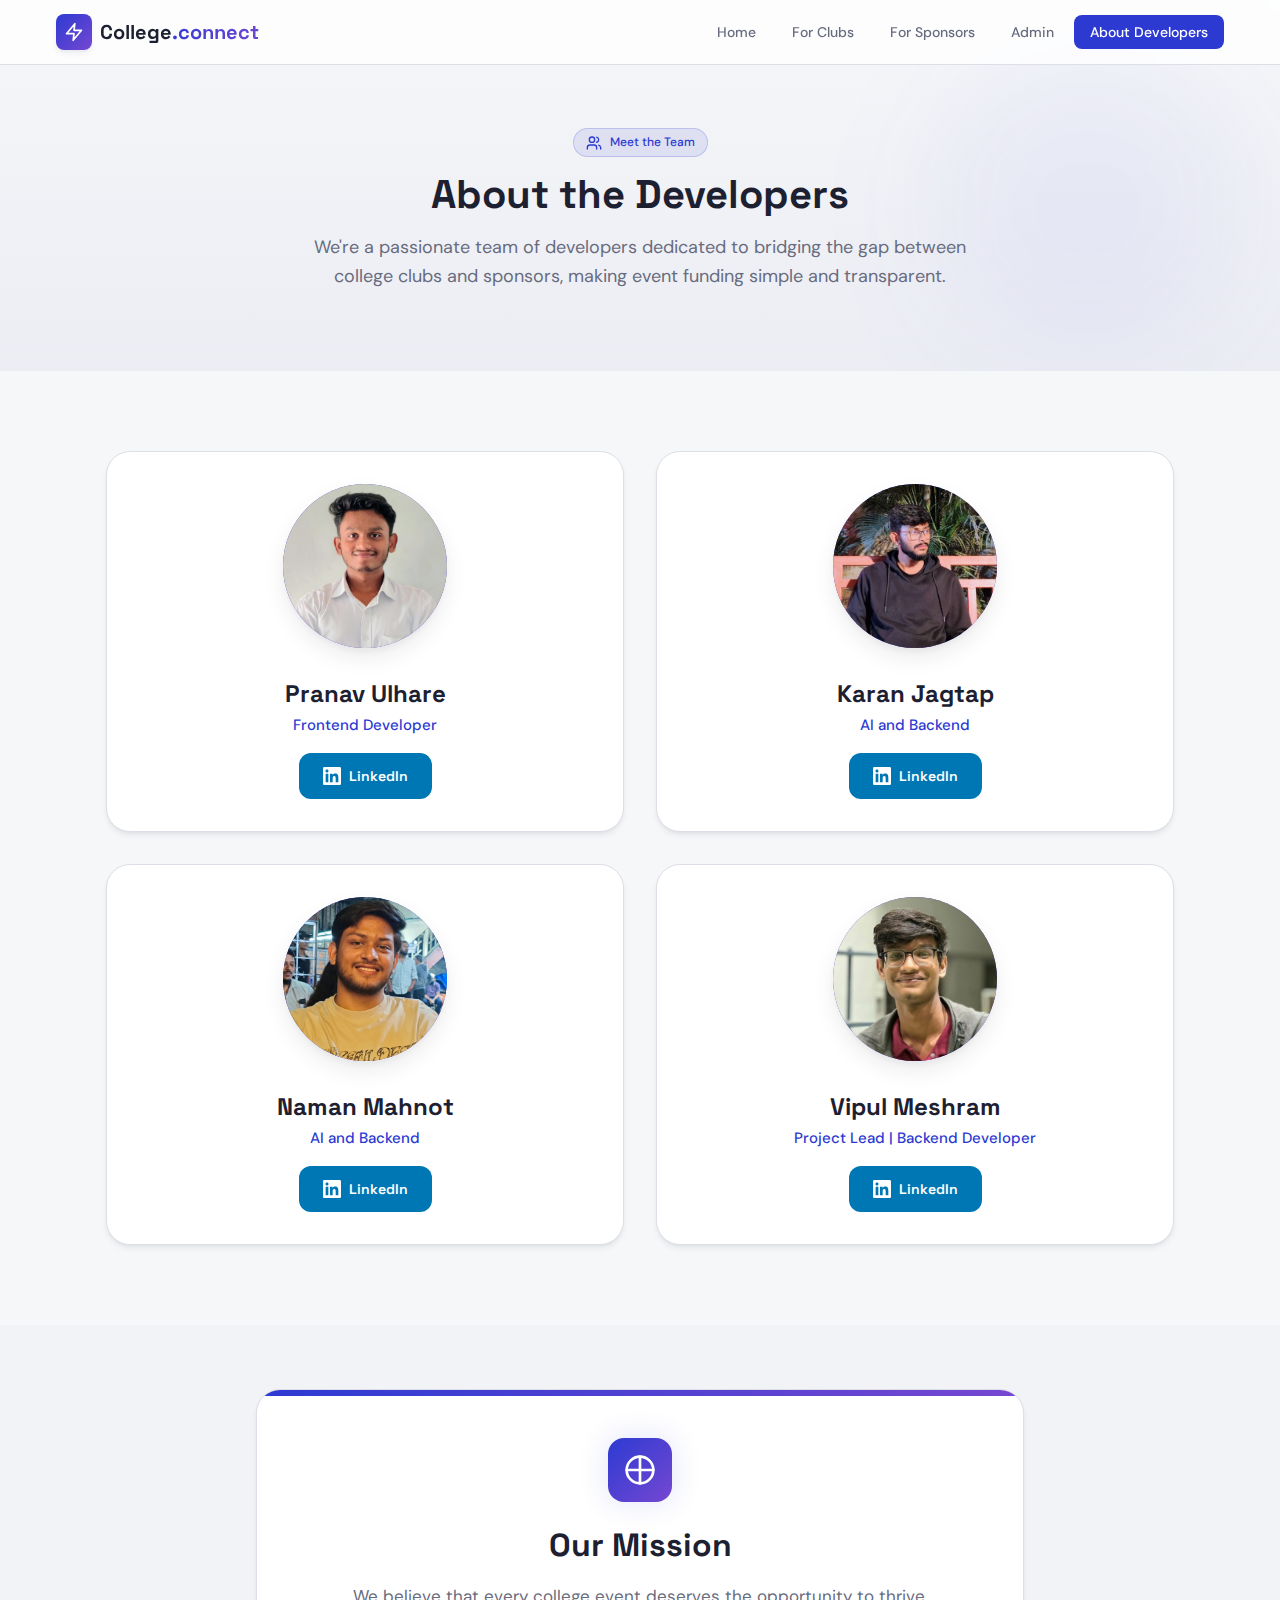
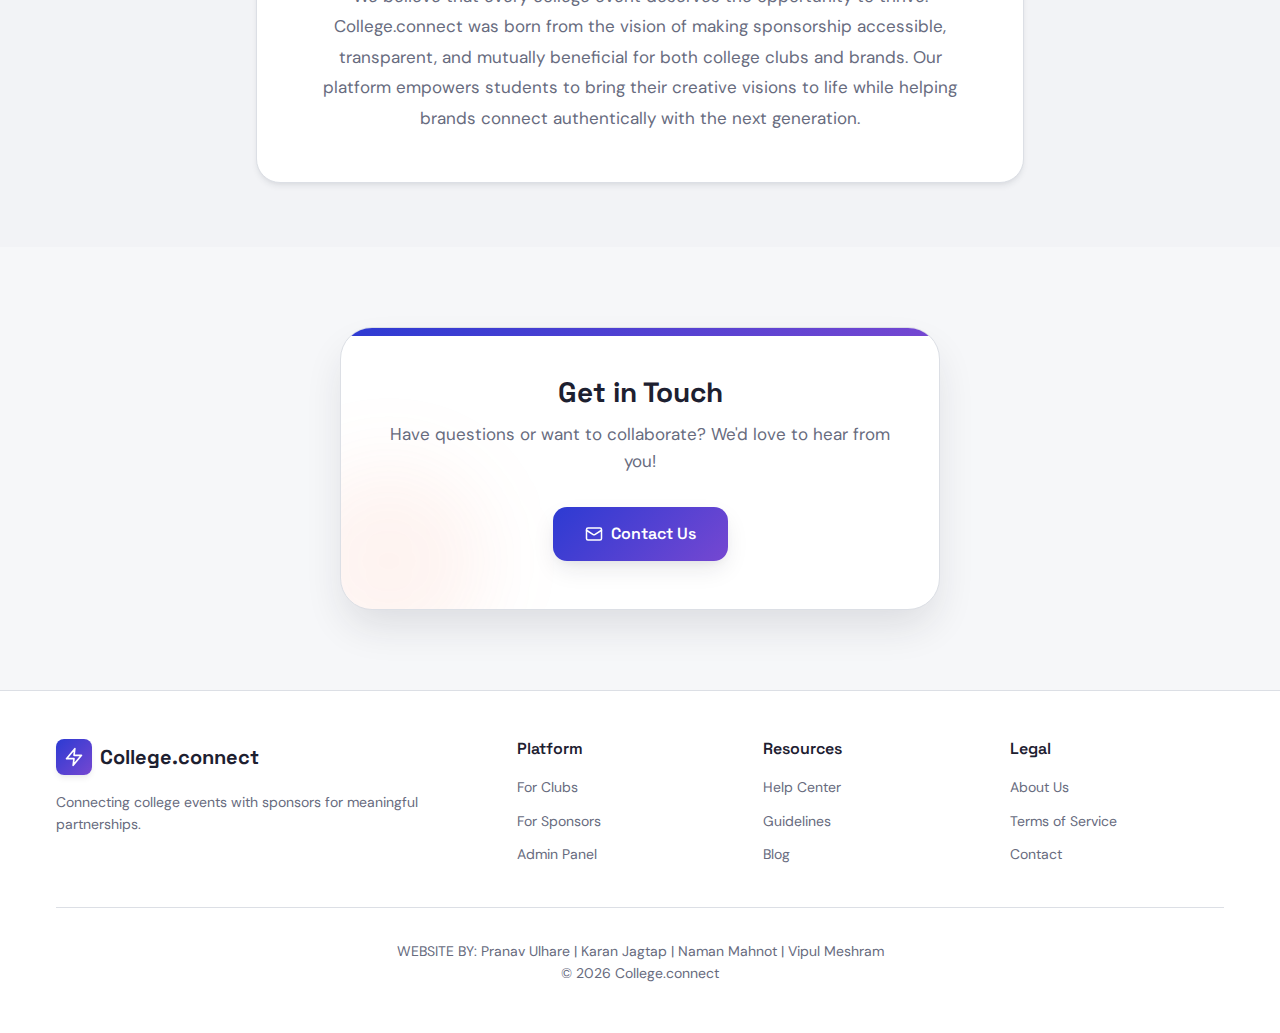
<file: about.html>
<!DOCTYPE html>
<html lang="en">
<head>
  <meta charset="UTF-8">
  <meta name="viewport" content="width=device-width, initial-scale=1.0">
  <meta name="description" content="Meet the team behind College.connect - Connecting college events with sponsors.">
  <title>About Developers - College.connect</title>
  <link rel="stylesheet" href="style.css">
</head>
<body data-page="about">
  
  <!-- Navbar -->
  <nav class="navbar">
    <div class="container">
      <a href="index.html" class="logo">
        <div class="logo-icon">
          <svg xmlns="http://www.w3.org/2000/svg" width="20" height="20" viewBox="0 0 24 24" fill="none" stroke="currentColor" stroke-width="2" stroke-linecap="round" stroke-linejoin="round"><polygon points="13 2 3 14 12 14 11 22 21 10 12 10 13 2"/></svg>
        </div>
        <div class="logo-text">College<span>.connect</span></div>
      </a>
      
      <ul class="nav-links">
        <li><a href="index.html">Home</a></li>
        <li><a href="club.html">For Clubs</a></li>
        <li><a href="sponsor.html">For Sponsors</a></li>
        <li><a href="admin.html">Admin</a></li>
        <li><a href="about.html" class="active">About Developers</a></li>
      </ul>
      
      <button class="mobile-menu-btn" id="mobile-menu-btn" onclick="toggleMobileMenu()">
        <svg xmlns="http://www.w3.org/2000/svg" width="24" height="24" viewBox="0 0 24 24" fill="none" stroke="currentColor" stroke-width="2" stroke-linecap="round" stroke-linejoin="round"><line x1="4" x2="20" y1="12" y2="12"/><line x1="4" x2="20" y1="6" y2="6"/><line x1="4" x2="20" y1="18" y2="18"/></svg>
      </button>
    </div>
    
    <div class="mobile-nav" id="mobile-nav">
      <a href="index.html">Home</a>
      <a href="club.html">For Clubs</a>
      <a href="sponsor.html">For Sponsors</a>
      <a href="admin.html">Admin</a>
      <a href="about.html" class="active">About Developers</a>
    </div>
  </nav>

  <!-- Hero Section -->
  <section class="about-hero">
    <div class="container">
      <div class="about-hero-content">
        <div class="page-badge">
          <svg xmlns="http://www.w3.org/2000/svg" width="16" height="16" viewBox="0 0 24 24" fill="none" stroke="currentColor" stroke-width="2" stroke-linecap="round" stroke-linejoin="round"><path d="M16 21v-2a4 4 0 0 0-4-4H6a4 4 0 0 0-4 4v2"/><circle cx="9" cy="7" r="4"/><path d="M22 21v-2a4 4 0 0 0-3-3.87"/><path d="M16 3.13a4 4 0 0 1 0 7.75"/></svg>
          Meet the Team
        </div>
        <h1 class="about-hero-title">About the Developers</h1>
        <p class="about-hero-description">
          We're a passionate team of developers dedicated to bridging the gap between college clubs and sponsors, making event funding simple and transparent.
        </p>
      </div>
    </div>
  </section>

  <!-- Developers Section -->
  <section class="developers-section">
    <div class="container" style="max-width: 1100px;">
      <div class="developers-grid">
        
        <!-- Developer 1: Pranav Ulhare -->
        <div class="developer-card">
          <div class="developer-image-wrapper">
<div class="developer-image-placeholder"
     style="
       width: 164px;
       height: 164px;
       border-radius: 50%;
       overflow: hidden;
       display: flex;
       align-items: center;
       justify-content: center;
       background-color: #f3f4f6;
     ">

  <img src="pranav.jpeg"
       alt="Developer"
       style="
         width: 100%;
         height: 100%;
         object-fit: cover;
       ">
</div>

            <!-- Replace the placeholder div above with: <img src="path-to-pranav-image.jpg" alt="Pranav Ulhare" class="developer-image"> -->
          </div>
          <div class="developer-info">
            <h3 class="developer-name">Pranav Ulhare</h3>
            <p class="developer-role">Frontend Developer</p>

            <a href="https://www.linkedin.com/in/pranav-ulhare-734477326/" class="btn btn-linkedin" target="_blank" rel="noopener noreferrer">
              <svg xmlns="http://www.w3.org/2000/svg" width="18" height="18" viewBox="0 0 24 24" fill="currentColor"><path d="M20.447 20.452h-3.554v-5.569c0-1.328-.027-3.037-1.852-3.037-1.853 0-2.136 1.445-2.136 2.939v5.667H9.351V9h3.414v1.561h.046c.477-.9 1.637-1.85 3.37-1.85 3.601 0 4.267 2.37 4.267 5.455v6.286zM5.337 7.433c-1.144 0-2.063-.926-2.063-2.065 0-1.138.92-2.063 2.063-2.063 1.14 0 2.064.925 2.064 2.063 0 1.139-.925 2.065-2.064 2.065zm1.782 13.019H3.555V9h3.564v11.452zM22.225 0H1.771C.792 0 0 .774 0 1.729v20.542C0 23.227.792 24 1.771 24h20.451C23.2 24 24 23.227 24 22.271V1.729C24 .774 23.2 0 22.222 0h.003z"/></svg>
              LinkedIn
            </a>
          </div>
        </div>

        <!-- Developer 2: Karan Jagtap -->
        <div class="developer-card">
          <div class="developer-image-wrapper">
           <div class="developer-image-placeholder"
     style="
       width: 164px;
       height: 164px;
       border-radius: 50%;
       overflow: hidden;
       display: flex;
       align-items: center;
       justify-content: center;
       background-color: #f3f4f6;
     ">

  <img src="karan.jpeg"
       alt="Developer"
       style="
         width: 100%;
         height: 100%;
         object-fit: cover;
       ">
</div>
            <!-- Replace the placeholder div above with: <img src="path-to-karan-image.jpg" alt="Karan Jagtap" class="developer-image"> -->
          </div>
          <div class="developer-info">
            <h3 class="developer-name">Karan Jagtap</h3>
            <p class="developer-role">AI and Backend</p>
 
            <a href="https://www.linkedin.com/in/karan-jagtap-5ab502295/" class="btn btn-linkedin" target="_blank" rel="noopener noreferrer">
              <svg xmlns="http://www.w3.org/2000/svg" width="18" height="18" viewBox="0 0 24 24" fill="currentColor"><path d="M20.447 20.452h-3.554v-5.569c0-1.328-.027-3.037-1.852-3.037-1.853 0-2.136 1.445-2.136 2.939v5.667H9.351V9h3.414v1.561h.046c.477-.9 1.637-1.85 3.37-1.85 3.601 0 4.267 2.37 4.267 5.455v6.286zM5.337 7.433c-1.144 0-2.063-.926-2.063-2.065 0-1.138.92-2.063 2.063-2.063 1.14 0 2.064.925 2.064 2.063 0 1.139-.925 2.065-2.064 2.065zm1.782 13.019H3.555V9h3.564v11.452zM22.225 0H1.771C.792 0 0 .774 0 1.729v20.542C0 23.227.792 24 1.771 24h20.451C23.2 24 24 23.227 24 22.271V1.729C24 .774 23.2 0 22.222 0h.003z"/></svg>
              LinkedIn
            </a>
          </div>
        </div>

        <!-- Developer 3: Naman Mahnot -->
        <div class="developer-card">
          <div class="developer-image-wrapper">
           <div class="developer-image-placeholder"
     style="
       width: 164px;
       height: 164px;
       border-radius: 50%;
       overflow: hidden;
       display: flex;
       align-items: center;
       justify-content: center;
       background-color: #f3f4f6;
     ">

  <img src="naman.jpeg"
       alt="Developer"
       style="
         width: 100%;
         height: 100%;
         object-fit: cover;
       ">
</div>
          </div>
          <div class="developer-info">

            <h3 class="developer-name">Naman Mahnot</h3>
            <p class="developer-role">AI and Backend </p>
  
            <a href="https://www.linkedin.com/in/naman-mahnot-032224279/" class="btn btn-linkedin" target="_blank" rel="noopener noreferrer">
              <svg xmlns="http://www.w3.org/2000/svg" width="18" height="18" viewBox="0 0 24 24" fill="currentColor"><path d="M20.447 20.452h-3.554v-5.569c0-1.328-.027-3.037-1.852-3.037-1.853 0-2.136 1.445-2.136 2.939v5.667H9.351V9h3.414v1.561h.046c.477-.9 1.637-1.85 3.37-1.85 3.601 0 4.267 2.37 4.267 5.455v6.286zM5.337 7.433c-1.144 0-2.063-.926-2.063-2.065 0-1.138.92-2.063 2.063-2.063 1.14 0 2.064.925 2.064 2.063 0 1.139-.925 2.065-2.064 2.065zm1.782 13.019H3.555V9h3.564v11.452zM22.225 0H1.771C.792 0 0 .774 0 1.729v20.542C0 23.227.792 24 1.771 24h20.451C23.2 24 24 23.227 24 22.271V1.729C24 .774 23.2 0 22.222 0h.003z"/></svg>
              LinkedIn
            </a>
          </div>
        </div>

        <!-- Developer 4: Vipul Meshram -->
        <div class="developer-card">
          <div class="developer-image-wrapper">
            <div class="developer-image-placeholder"
     style="
       width: 164px;
       height: 164px;
       border-radius: 50%;
       overflow: hidden;
       display: flex;
       align-items: center;
       justify-content: center;
       background-color: #f3f4f6;
     ">

  <img src="vipul.jpeg"
       alt="Developer"
       style="
         width: 100%;
         height: 100%;
         object-fit: cover;
       ">
</div>
            <!-- Replace the placeholder div above with: <img src="path-to-vipul-image.jpg" alt="Vipul Meshram" class="developer-image"> -->
          </div>
          <div class="developer-info">
            <h3 class="developer-name">Vipul Meshram</h3>
            <p class="developer-role">Project Lead | Backend Developer</p>
          
            <a href="https://www.linkedin.com/in/vipul-meshram-83645732a/" class="btn btn-linkedin" target="" rel="noopener noreferrer">
              <svg xmlns="http://www.w3.org/2000/svg" width="18" height="18" viewBox="0 0 24 24" fill="currentColor"><path d="M20.447 20.452h-3.554v-5.569c0-1.328-.027-3.037-1.852-3.037-1.853 0-2.136 1.445-2.136 2.939v5.667H9.351V9h3.414v1.561h.046c.477-.9 1.637-1.85 3.37-1.85 3.601 0 4.267 2.37 4.267 5.455v6.286zM5.337 7.433c-1.144 0-2.063-.926-2.063-2.065 0-1.138.92-2.063 2.063-2.063 1.14 0 2.064.925 2.064 2.063 0 1.139-.925 2.065-2.064 2.065zm1.782 13.019H3.555V9h3.564v11.452zM22.225 0H1.771C.792 0 0 .774 0 1.729v20.542C0 23.227.792 24 1.771 24h20.451C23.2 24 24 23.227 24 22.271V1.729C24 .774 23.2 0 22.222 0h.003z"/></svg>
              LinkedIn
            </a>
          </div>
        </div>

      </div>
    </div>
  </section>

  <!-- Mission Section -->
  <section class="mission-section">
    <div class="container" style="max-width: 800px;">
      <div class="mission-card">
        <div class="mission-icon">
          <svg xmlns="http://www.w3.org/2000/svg" width="32" height="32" viewBox="0 0 24 24" fill="none" stroke="currentColor" stroke-width="2" stroke-linecap="round" stroke-linejoin="round"><path d="M12 2v20M2 12h20"/><circle cx="12" cy="12" r="10"/></svg>
        </div>
        <h2 class="mission-title">Our Mission</h2>
        <p class="mission-text">
          We believe that every college event deserves the opportunity to thrive. College.connect was born from the vision of making sponsorship accessible, transparent, and mutually beneficial for both college clubs and brands. Our platform empowers students to bring their creative visions to life while helping brands connect authentically with the next generation.
        </p>
      </div>
    </div>
  </section>

  <!-- Contact CTA -->
  <section class="contact-cta-section">
    <div class="container">
      <div class="contact-cta-card">
        <h2 class="contact-cta-title">Get in Touch</h2>
        <p class="contact-cta-description">Have questions or want to collaborate? We'd love to hear from you!</p>
        <a href="mailto:vipulmeshramv20@gmail.com" class="btn btn-hero btn-lg">
          <svg xmlns="http://www.w3.org/2000/svg" width="20" height="20" viewBox="0 0 24 24" fill="none" stroke="currentColor" stroke-width="2" stroke-linecap="round" stroke-linejoin="round"><rect width="20" height="16" x="2" y="4" rx="2"/><path d="m22 7-8.97 5.7a1.94 1.94 0 0 1-2.06 0L2 7"/></svg>
          Contact Us
        </a>
      </div>
    </div>
  </section>

  <!-- Footer -->
  <footer class="footer">
    <div class="container">
      <div class="footer-grid">
        <div class="footer-brand">
          <a href="index.html" class="logo">
            <div class="logo-icon">
              <svg xmlns="http://www.w3.org/2000/svg" width="20" height="20" viewBox="0 0 24 24" fill="none" stroke="currentColor" stroke-width="2" stroke-linecap="round" stroke-linejoin="round"><polygon points="13 2 3 14 12 14 11 22 21 10 12 10 13 2"/></svg>
            </div>
            <div class="logo-text">College.connect</div>
          </a>
          <p class="footer-brand-text">Connecting college events with sponsors for meaningful partnerships.</p>
        </div>
        
        <div class="footer-column">
          <h4>Platform</h4>
          <ul class="footer-links">
            <li><a href="club.html">For Clubs</a></li>
            <li><a href="sponsor.html">For Sponsors</a></li>
            <li><a href="admin.html">Admin Panel</a></li>
          </ul>
        </div>
        
        <div class="footer-column">
          <h4>Resources</h4>
          <ul class="footer-links">
            <li><a href="#">Help Center</a></li>
            <li><a href="#">Guidelines</a></li>
            <li><a href="#">Blog</a></li>
          </ul>
        </div>
        
        <div class="footer-column">
          <h4>Legal</h4>
          <ul class="footer-links">
            <li><a href="about.html">About Us</a></li>
            <li><a href="#">Terms of Service</a></li>
            <li><a href="#">Contact</a></li>
          </ul>
        </div>
      </div>
      
      <div class="footer-bottom">
        <p>WEBSITE BY: Pranav Ulhare | Karan Jagtap | Naman Mahnot | Vipul Meshram</p>
        <p>© 2026 College.connect</p>
      </div>
    </div>
  </footer>

  <script src="script.js"></script>
</body>
</html>

<style>
/* About Page Specific Styles */

.about-hero {
  padding: 8rem 1rem 5rem;
  background: var(--gradient-hero);
  position: relative;
  overflow: hidden;
}

.about-hero::before {
  content: '';
  position: absolute;
  top: 3rem;
  right: 2rem;
  width: 20rem;
  height: 20rem;
  background: hsla(235, 65%, 50%, 0.05);
  border-radius: 50%;
  filter: blur(60px);
}

.about-hero-content {
  text-align: center;
  max-width: 700px;
  margin: 0 auto;
  position: relative;
  z-index: 1;
}

.about-hero-title {
  font-size: 2.5rem;
  font-weight: 700;
  color: var(--foreground);
  margin-bottom: 1rem;
  line-height: 1.1;
}

.about-hero-description {
  font-size: 1.125rem;
  color: var(--muted-foreground);
  line-height: 1.6;
}

/* Developers Section */
.developers-section {
  padding: 5rem 1rem;
}

.developers-grid {
  display: grid;
  grid-template-columns: repeat(2, 1fr);
  gap: 2rem;
}

.developer-card {
  background: var(--card);
  border: 1px solid var(--border);
  border-radius: 1.5rem;
  padding: 2rem;
  box-shadow: var(--shadow-md);
  transition: all 0.3s ease;
  text-align: center;
}

.developer-card:hover {
  box-shadow: var(--shadow-lg);
  transform: translateY(-4px);
}

.developer-image-wrapper {
  margin-bottom: 1.5rem;
}

.developer-image-placeholder {
  width: 160px;
  height: 160px;
  margin: 0 auto;
  background: var(--gradient-primary);
  border-radius: 50%;
  display: flex;
  align-items: center;
  justify-content: center;
  box-shadow: var(--shadow-lg);
}

.developer-image-placeholder svg {
  width: 64px;
  height: 64px;
  color: var(--primary-foreground);
  opacity: 0.7;
}

/* When you add actual images, use this class instead */
.developer-image {
  width: 160px;
  height: 160px;
  margin: 0 auto;
  border-radius: 50%;
  object-fit: cover;
  box-shadow: var(--shadow-lg);
  border: 4px solid var(--card);
}

.developer-info {
  padding-top: 0.5rem;
}

.developer-name {
  font-size: 1.5rem;
  font-weight: 700;
  color: var(--foreground);
  margin-bottom: 0.25rem;
}

.developer-role {
  font-size: 0.9375rem;
  font-weight: 500;
  color: var(--primary);
  margin-bottom: 1rem;
}

.developer-bio {
  font-size: 0.9375rem;
  color: var(--muted-foreground);
  line-height: 1.6;
  margin-bottom: 1.5rem;
}

.btn-linkedin {
  background: #0077b5;
  color: white;
  display: inline-flex;
  align-items: center;
  gap: 0.5rem;
  padding: 0.75rem 1.5rem;
  border-radius: var(--radius);
  font-family: var(--font-display);
  font-size: 0.875rem;
  font-weight: 600;
  border: none;
  cursor: pointer;
  transition: all 0.2s ease;
  text-decoration: none;
}

.btn-linkedin:hover {
  background: #005885;
  box-shadow: var(--shadow-lg);
  transform: translateY(-2px);
}

.btn-linkedin svg {
  width: 18px;
  height: 18px;
}

/* Mission Section */
.mission-section {
  padding: 4rem 1rem;
  background: hsla(220, 15%, 92%, 0.3);
}

.mission-card {
  background: var(--card);
  border: 1px solid var(--border);
  border-radius: 1.5rem;
  padding: 3rem;
  text-align: center;
  box-shadow: var(--shadow-md);
  position: relative;
  overflow: hidden;
}

.mission-card::before {
  content: '';
  position: absolute;
  top: 0;
  left: 0;
  right: 0;
  height: 6px;
  background: var(--gradient-primary);
}

.mission-icon {
  width: 64px;
  height: 64px;
  background: var(--gradient-primary);
  border-radius: 1rem;
  display: flex;
  align-items: center;
  justify-content: center;
  margin: 0 auto 1.5rem;
  box-shadow: var(--shadow-glow);
}

.mission-icon svg {
  width: 32px;
  height: 32px;
  color: var(--primary-foreground);
}

.mission-title {
  font-size: 2rem;
  font-weight: 700;
  color: var(--foreground);
  margin-bottom: 1rem;
}

.mission-text {
  font-size: 1.0625rem;
  color: var(--muted-foreground);
  line-height: 1.8;
  max-width: 700px;
  margin: 0 auto;
}

/* Contact CTA Section */
.contact-cta-section {
  padding: 5rem 1rem;
}

.contact-cta-card {
  background: var(--card);
  border: 1px solid var(--border);
  border-radius: 2rem;
  padding: 3rem;
  text-align: center;
  box-shadow: var(--shadow-xl);
  max-width: 600px;
  margin: 0 auto;
  position: relative;
  overflow: hidden;
}

.contact-cta-card::before {
  content: '';
  position: absolute;
  top: 0;
  left: 0;
  right: 0;
  height: 8px;
  background: var(--gradient-primary);
}

.contact-cta-card::after {
  content: '';
  position: absolute;
  bottom: -3rem;
  left: -3rem;
  width: 12rem;
  height: 12rem;
  background: hsla(15, 90%, 60%, 0.08);
  border-radius: 50%;
  filter: blur(40px);
}

.contact-cta-title {
  font-size: 1.75rem;
  font-weight: 700;
  color: var(--foreground);
  margin-bottom: 0.75rem;
  position: relative;
  z-index: 1;
}

.contact-cta-description {
  color: var(--muted-foreground);
  margin-bottom: 2rem;
  font-size: 1.0625rem;
  position: relative;
  z-index: 1;
}

/* Responsive Design */
@media (max-width: 968px) {
  .developers-grid {
    grid-template-columns: 1fr;
  }
}

@media (max-width: 768px) {
  .about-hero {
    padding: 6rem 1rem 4rem;
  }
  
  .about-hero-title {
    font-size: 2rem;
  }
  
  .about-hero-description {
    font-size: 1rem;
  }
  
  .mission-card {
    padding: 2rem 1.5rem;
  }
  
  .mission-title {
    font-size: 1.5rem;
  }
  
  .mission-text {
    font-size: 0.9375rem;
  }
  
  .contact-cta-card {
    padding: 2rem 1.5rem;
  }
  
  .contact-cta-title {
    font-size: 1.5rem;
  }
}
</style>
</file>
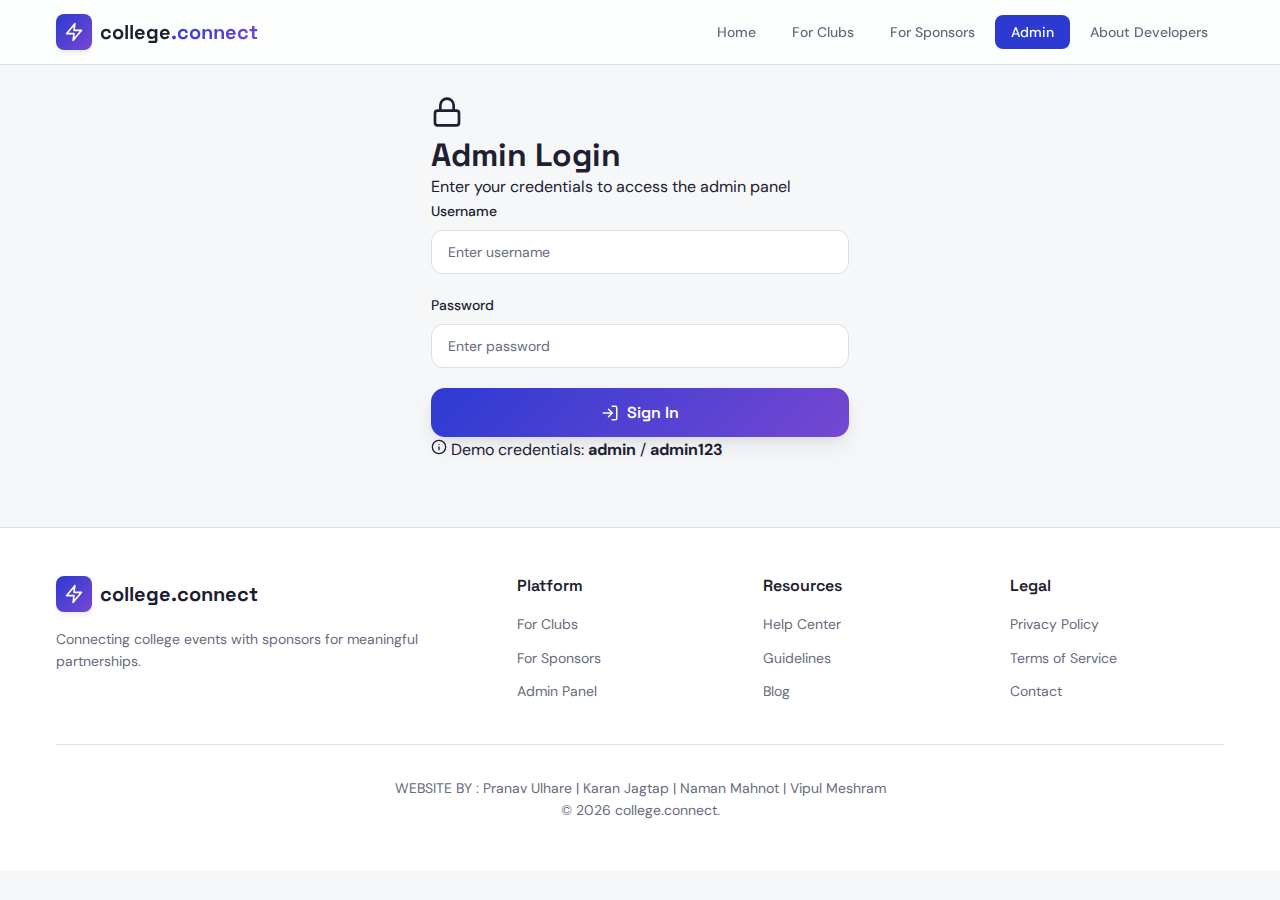
<file: admin.html>
<!DOCTYPE html>
<html lang="en">
<head>
  <meta charset="UTF-8">
  <meta name="viewport" content="width=device-width, initial-scale=1.0">
  <meta name="description" content="Admin Panel - Review and approve events on college.connect.">
  <title>Admin Panel - college.connect</title>
  <link rel="stylesheet" href="style.css">
</head>
<body data-page="admin">
  
  <!-- Navbar -->
  <nav class="navbar">
    <div class="container">
      <a href="index.html" class="logo">
        <div class="logo-icon">
          <svg xmlns="http://www.w3.org/2000/svg" width="20" height="20" viewBox="0 0 24 24" fill="none" stroke="currentColor" stroke-width="2" stroke-linecap="round" stroke-linejoin="round"><polygon points="13 2 3 14 12 14 11 22 21 10 12 10 13 2"/></svg>
        </div>
        <div class="logo-text">college<span>.connect</span></div>
      </a>
      
      <ul class="nav-links">
        <li><a href="index.html">Home</a></li>
        <li><a href="club.html">For Clubs</a></li>
        <li><a href="sponsor.html">For Sponsors</a></li>
        <li><a href="admin.html" class="active">Admin</a></li>
        <li><a href="about.html">About Developers</a></li>
      </ul>
      
      <button class="mobile-menu-btn" id="mobile-menu-btn" onclick="toggleMobileMenu()">
        <svg xmlns="http://www.w3.org/2000/svg" width="24" height="24" viewBox="0 0 24 24" fill="none" stroke="currentColor" stroke-width="2" stroke-linecap="round" stroke-linejoin="round"><line x1="4" x2="20" y1="12" y2="12"/><line x1="4" x2="20" y1="6" y2="6"/><line x1="4" x2="20" y1="18" y2="18"/></svg>
      </button>
    </div>
    
    <div class="mobile-nav" id="mobile-nav">
      <a href="index.html">Home</a>
      <a href="club.html">For Clubs</a>
      <a href="sponsor.html">For Sponsors</a>
      <a href="admin.html" class="active">Admin</a>
      <a href="about.html">About Developers</a>
    </div>
  </nav>

  <!-- Login Section -->
  <div id="login-section" class="login-section">
    <div class="container" style="max-width: 450px; padding-top: 6rem; padding-bottom: 4rem;">
      <div class="login-card">
        <div class="login-header">
          <div class="login-icon">
            <svg xmlns="http://www.w3.org/2000/svg" width="32" height="32" viewBox="0 0 24 24" fill="none" stroke="currentColor" stroke-width="2" stroke-linecap="round" stroke-linejoin="round"><rect width="18" height="11" x="3" y="11" rx="2" ry="2"/><path d="M7 11V7a5 5 0 0 1 10 0v4"/></svg>
          </div>
          <h1 class="login-title">Admin Login</h1>
          <p class="login-description">Enter your credentials to access the admin panel</p>
        </div>
        
        <form id="login-form" class="login-form" onsubmit="handleLogin(event)">
          <div class="form-group">
            <label class="form-label" for="username">Username</label>
            <input type="text" class="form-input" id="username" placeholder="Enter username" required>
          </div>
          
          <div class="form-group">
            <label class="form-label" for="password">Password</label>
            <input type="password" class="form-input" id="password" placeholder="Enter password" required>
          </div>
          
          <div id="login-error" class="login-error" style="display: none;">
            Invalid username or password
          </div>
          
          <button type="submit" class="btn btn-hero btn-lg btn-block">
            <svg xmlns="http://www.w3.org/2000/svg" width="18" height="18" viewBox="0 0 24 24" fill="none" stroke="currentColor" stroke-width="2" stroke-linecap="round" stroke-linejoin="round"><path d="M15 3h4a2 2 0 0 1 2 2v14a2 2 0 0 1-2 2h-4"/><polyline points="10 17 15 12 10 7"/><line x1="15" x2="3" y1="12" y2="12"/></svg>
            Sign In
          </button>
        </form>
        
        <div class="login-footer">
          <p class="login-hint">
            <svg xmlns="http://www.w3.org/2000/svg" width="16" height="16" viewBox="0 0 24 24" fill="none" stroke="currentColor" stroke-width="2" stroke-linecap="round" stroke-linejoin="round"><circle cx="12" cy="12" r="10"/><path d="M12 16v-4"/><path d="M12 8h.01"/></svg>
            Demo credentials: <strong>admin</strong> / <strong>admin123</strong>
          </p>
        </div>
      </div>
    </div>
  </div>

  <!-- Admin Content (Hidden until logged in) -->
  <main class="page" id="admin-content" style="display: none;">
    <div class="container" style="max-width: 1100px; padding-top: 2rem; padding-bottom: 4rem;">
      
      <!-- Page Header -->
      <div class="page-header" style="display: flex; justify-content: space-between; align-items: flex-start;">
        <div>
          <div class="page-badge">Admin Only</div>
          <h1 class="page-title">Admin Panel</h1>
          <p class="page-description">Review and approve events, monitor platform statistics.</p>
        </div>
        <button class="btn btn-secondary" onclick="handleLogout()">
          <svg xmlns="http://www.w3.org/2000/svg" width="18" height="18" viewBox="0 0 24 24" fill="none" stroke="currentColor" stroke-width="2" stroke-linecap="round" stroke-linejoin="round"><path d="M9 21H5a2 2 0 0 1-2-2V5a2 2 0 0 1 2-2h4"/><polyline points="16 17 21 12 16 7"/><line x1="21" x2="9" y1="12" y2="12"/></svg>
          Logout
        </button>
      </div>

      <!-- Stats -->
      <div class="dashboard-stats" id="admin-stats">
        <!-- Stats will be rendered here by JavaScript -->
      </div>

      <!-- Pending Events Section -->
      <section style="margin-bottom: 3rem;">
        <div class="section-with-icon">
          <div class="section-icon accent">
            <svg xmlns="http://www.w3.org/2000/svg" width="20" height="20" viewBox="0 0 24 24" fill="none" stroke="currentColor" stroke-width="2" stroke-linecap="round" stroke-linejoin="round"><circle cx="12" cy="12" r="10"/><polyline points="12 6 12 12 16 14"/></svg>
          </div>
          <div class="section-info">
            <h2>Pending Approval</h2>
            <p id="pending-count">0 events waiting for review</p>
          </div>
        </div>
        <div id="pending-events">
          <!-- Pending events will be rendered here by JavaScript -->
        </div>
      </section>

      <!-- Approved Events Section -->
      <section>
        <div class="section-with-icon">
          <div class="section-icon success">
            <svg xmlns="http://www.w3.org/2000/svg" width="20" height="20" viewBox="0 0 24 24" fill="none" stroke="currentColor" stroke-width="2" stroke-linecap="round" stroke-linejoin="round"><path d="M22 11.08V12a10 10 0 1 1-5.93-9.14"/><polyline points="22 4 12 14.01 9 11.01"/></svg>
          </div>
          <div class="section-info">
            <h2>Approved Events</h2>
            <p id="approved-count">0 events currently active</p>
          </div>
        </div>
        <div id="approved-events">
          <!-- Approved events will be rendered here by JavaScript -->
        </div>
      </section>

    </div>
  </main>

  <!-- Footer -->
  <footer class="footer">
    <div class="container">
      <div class="footer-grid">
        <div class="footer-brand">
          <a href="index.html" class="logo">
            <div class="logo-icon">
              <svg xmlns="http://www.w3.org/2000/svg" width="20" height="20" viewBox="0 0 24 24" fill="none" stroke="currentColor" stroke-width="2" stroke-linecap="round" stroke-linejoin="round"><polygon points="13 2 3 14 12 14 11 22 21 10 12 10 13 2"/></svg>
            </div>
            <div class="logo-text">college.connect</div>
          </a>
          <p class="footer-brand-text">Connecting college events with sponsors for meaningful partnerships.</p>
        </div>
        
        <div class="footer-column">
          <h4>Platform</h4>
          <ul class="footer-links">
            <li><a href="club.html">For Clubs</a></li>
            <li><a href="sponsor.html">For Sponsors</a></li>
            <li><a href="admin.html">Admin Panel</a></li>
            
          </ul>
        </div>
        
        <div class="footer-column">
          <h4>Resources</h4>
          <ul class="footer-links">
            <li><a href="#">Help Center</a></li>
            <li><a href="#">Guidelines</a></li>
            <li><a href="#">Blog</a></li>
          </ul>
        </div>
        
        <div class="footer-column">
          <h4>Legal</h4>
          <ul class="footer-links">
            <li><a href="#">Privacy Policy</a></li>
            <li><a href="#">Terms of Service</a></li>
            <li><a href="#">Contact</a></li>
          </ul>
        </div>
      </div>
      
      <div class="footer-bottom">
        <p> WEBSITE BY : Pranav Ulhare | Karan Jagtap | Naman Mahnot | Vipul Meshram</p>
        <p>© 2026 college.connect.</p>
      </div>
    </div>
  </footer>

  <script src="script.js"></script>
  <script>
    // Admin Authentication
    const ADMIN_USERNAME = 'admin';
    const ADMIN_PASSWORD = 'admin123';
    const AUTH_KEY = 'college_connect_admin_auth';
    
    function handleLogin(event) {
      event.preventDefault();
      
      const username = document.getElementById('username').value;
      const password = document.getElementById('password').value;
      const errorDiv = document.getElementById('login-error');
      
      if (username === ADMIN_USERNAME && password === ADMIN_PASSWORD) {
        // Store authentication
        sessionStorage.setItem(AUTH_KEY, 'true');
        
        // Show admin content
        document.getElementById('login-section').style.display = 'none';
        document.getElementById('admin-content').style.display = 'block';
        
        // Initialize admin page
        renderAdminPage();
        
        // Show success toast
        showToast('Welcome!', 'Successfully logged in to admin panel.');
      } else {
        // Show error
        errorDiv.style.display = 'block';
        
        // Hide error after 3 seconds
        setTimeout(() => {
          errorDiv.style.display = 'none';
        }, 3000);
      }
    }
    
    function handleLogout() {
      // Clear authentication
      sessionStorage.removeItem(AUTH_KEY);
      
      // Show login section
      document.getElementById('login-section').style.display = 'block';
      document.getElementById('admin-content').style.display = 'none';
      
      // Clear form
      document.getElementById('login-form').reset();
      
      // Show toast
      showToast('Logged Out', 'You have been logged out successfully.');
    }
    
    function checkAuth() {
      const isAuthenticated = sessionStorage.getItem(AUTH_KEY) === 'true';
      
      if (isAuthenticated) {
        document.getElementById('login-section').style.display = 'none';
        document.getElementById('admin-content').style.display = 'block';
      } else {
        document.getElementById('login-section').style.display = 'block';
        document.getElementById('admin-content').style.display = 'none';
      }
      
      return isAuthenticated;
    }
    
    // Check authentication on page load
    document.addEventListener('DOMContentLoaded', function() {
      if (checkAuth()) {
        renderAdminPage();
      }
    });
  </script>
</body>
</html>
</file>
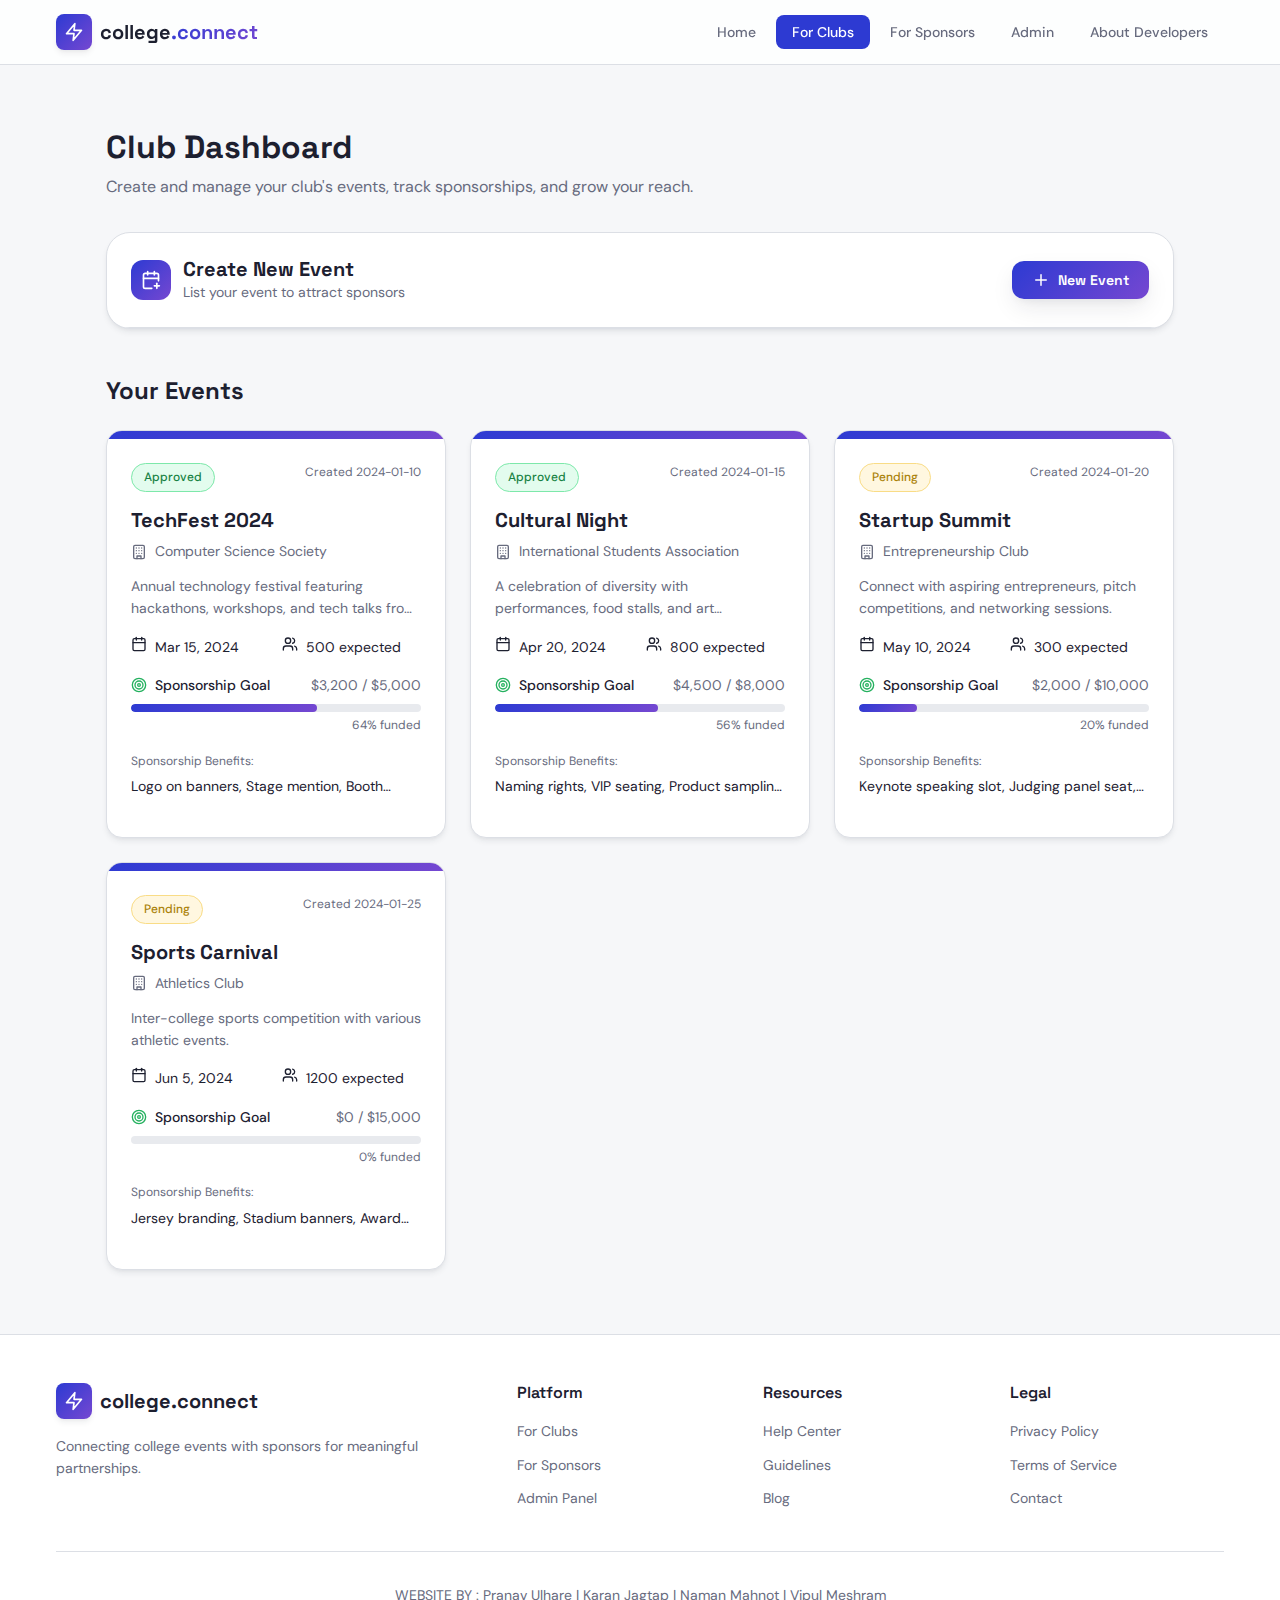
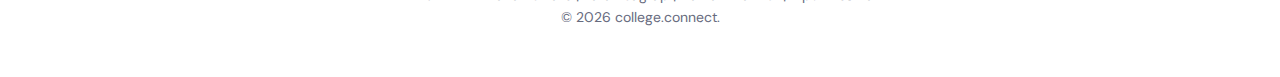
<file: club.html>
<!DOCTYPE html>
<html lang="en">
<head>
  <meta charset="UTF-8">
  <meta name="viewport" content="width=device-width, initial-scale=1.0">
  <meta name="description" content="Club Dashboard - Create and manage your club's events on college.connect.">
  <title>Club Dashboard - college.connect</title>
  <link rel="stylesheet" href="style.css">
</head>
<body data-page="club">
  
  <!-- Navbar -->
  <nav class="navbar">
    <div class="container">
      <a href="index.html" class="logo">
        <div class="logo-icon">
          <svg xmlns="http://www.w3.org/2000/svg" width="20" height="20" viewBox="0 0 24 24" fill="none" stroke="currentColor" stroke-width="2" stroke-linecap="round" stroke-linejoin="round"><polygon points="13 2 3 14 12 14 11 22 21 10 12 10 13 2"/></svg>
        </div>
        <div class="logo-text">college<span>.connect</span></div>
      </a>
      
      <ul class="nav-links">
        <li><a href="index.html">Home</a></li>
        <li><a href="club.html" class="active">For Clubs</a></li>
        <li><a href="sponsor.html">For Sponsors</a></li>
        <li><a href="admin.html">Admin</a></li>
        <li><a href="about.html">About Developers</a></li>
      </ul>
      
      <button class="mobile-menu-btn" id="mobile-menu-btn" onclick="toggleMobileMenu()">
        <svg xmlns="http://www.w3.org/2000/svg" width="24" height="24" viewBox="0 0 24 24" fill="none" stroke="currentColor" stroke-width="2" stroke-linecap="round" stroke-linejoin="round"><line x1="4" x2="20" y1="12" y2="12"/><line x1="4" x2="20" y1="6" y2="6"/><line x1="4" x2="20" y1="18" y2="18"/></svg>
      </button>
    </div>
    
    <div class="mobile-nav" id="mobile-nav">
      <a href="index.html">Home</a>
      <a href="club.html" class="active">For Clubs</a>
      <a href="sponsor.html">For Sponsors</a>
      <a href="admin.html">Admin</a>
      <li><a href="about.html">About Developers</a></li>
    </div>
  </nav>

  <!-- Main Content -->
  <main class="page">
    <div class="container" style="max-width: 1100px; padding-top: 2rem; padding-bottom: 4rem;">
      
      <!-- Page Header -->
      <div class="page-header">
        <h1 class="page-title">Club Dashboard</h1>
        <p class="page-description">Create and manage your club's events, track sponsorships, and grow your reach.</p>
      </div>

      <!-- Create Event Section -->
      <div class="create-section">
        <div class="create-section-header">
          <div class="create-section-info">
            <div class="create-section-icon">
              <svg xmlns="http://www.w3.org/2000/svg" width="20" height="20" viewBox="0 0 24 24" fill="none" stroke="currentColor" stroke-width="2" stroke-linecap="round" stroke-linejoin="round"><path d="M21 13V6a2 2 0 0 0-2-2H5a2 2 0 0 0-2 2v14a2 2 0 0 0 2 2h8"/><line x1="16" x2="16" y1="2" y2="6"/><line x1="8" x2="8" y1="2" y2="6"/><line x1="3" x2="21" y1="10" y2="10"/><line x1="19" x2="19" y1="16" y2="22"/><line x1="16" x2="22" y1="19" y2="19"/></svg>
            </div>
            <div class="create-section-text">
              <h2>Create New Event</h2>
              <p>List your event to attract sponsors</p>
            </div>
          </div>
          <button class="btn btn-hero" id="toggle-form-btn" onclick="toggleCreateForm()">
            <svg xmlns="http://www.w3.org/2000/svg" width="18" height="18" viewBox="0 0 24 24" fill="none" stroke="currentColor" stroke-width="2" stroke-linecap="round" stroke-linejoin="round"><path d="M5 12h14"/><path d="M12 5v14"/></svg>
            New Event
          </button>
        </div>
        
        <form class="create-form" id="create-form" onsubmit="handleEventSubmit(event)">
          <div class="form-grid">
            <div class="form-group">
              <label class="form-label" for="event-name">Event Name *</label>
              <input type="text" class="form-input" id="event-name" placeholder="e.g., TechFest 2024" required>
            </div>
            
            <div class="form-group">
              <label class="form-label" for="club-name">Club Name *</label>
              <input type="text" class="form-input" id="club-name" placeholder="e.g., Computer Science Society" required>
            </div>
            
            <div class="form-group">
              <label class="form-label" for="event-date">Event Date *</label>
              <input type="date" class="form-input" id="event-date" required>
            </div>
            
            <div class="form-group">
              <label class="form-label" for="expected-audience">Expected Audience</label>
              <input type="number" class="form-input" id="expected-audience" placeholder="e.g., 500">
            </div>
            
            <div class="form-group">
              <label class="form-label" for="sponsorship-goal">Sponsorship Goal ($)</label>
              <input type="number" class="form-input" id="sponsorship-goal" placeholder="e.g., 5000">
            </div>
            
            <div class="form-group">
              <label class="form-label" for="benefits">Sponsorship Benefits</label>
              <input type="text" class="form-input" id="benefits" placeholder="e.g., Logo placement, Stage mention">
            </div>
          </div>
          
          <div class="form-group">
            <label class="form-label" for="description">Event Description</label>
            <textarea class="form-textarea" id="description" rows="4" placeholder="Describe your event, its goals, and what makes it special..."></textarea>
          </div>

          <button
            type="button"
            class="btn btn-secondary"
            style="margin-bottom: 1rem;"
            onclick="enhanceDescriptionWithAI()"
            >
            ✨ Enhance with AI
          </button>
          
          <div class="form-actions">
            <button type="submit" class="btn btn-hero btn-lg">Submit for Approval</button>
          </div>
        </form>
      </div>

      <!-- Events List -->
      <section>
        <h2 style="font-size: 1.5rem; font-weight: 700; color: var(--foreground); margin-bottom: 1.5rem;">Your Events</h2>
        <div id="events-container">
          <!-- Events will be rendered here by JavaScript -->
        </div>
      </section>

    </div>
  </main>

  <!-- Footer -->
  <footer class="footer">
    <div class="container">
      <div class="footer-grid">
        <div class="footer-brand">
          <a href="index.html" class="logo">
            <div class="logo-icon">
              <svg xmlns="http://www.w3.org/2000/svg" width="20" height="20" viewBox="0 0 24 24" fill="none" stroke="currentColor" stroke-width="2" stroke-linecap="round" stroke-linejoin="round"><polygon points="13 2 3 14 12 14 11 22 21 10 12 10 13 2"/></svg>
            </div>
            <div class="logo-text">college.connect</div>
          </a>
          <p class="footer-brand-text">Connecting college events with sponsors for meaningful partnerships.</p>
        </div>
        
        <div class="footer-column">
          <h4>Platform</h4>
          <ul class="footer-links">
            <li><a href="club.html">For Clubs</a></li>
            <li><a href="sponsor.html">For Sponsors</a></li>
            <li><a href="admin.html">Admin Panel</a></li>
          </ul>
        </div>
        
        <div class="footer-column">
          <h4>Resources</h4>
          <ul class="footer-links">
            <li><a href="#">Help Center</a></li>
            <li><a href="#">Guidelines</a></li>
            <li><a href="#">Blog</a></li>
          </ul>
        </div>
        
        <div class="footer-column">
          <h4>Legal</h4>
          <ul class="footer-links">
            <li><a href="#">Privacy Policy</a></li>
            <li><a href="#">Terms of Service</a></li>
            <li><a href="#">Contact</a></li>
          </ul>
        </div>
      </div>
      
      <div class="footer-bottom">
        <p> WEBSITE BY : Pranav Ulhare | Karan Jagtap | Naman Mahnot | Vipul Meshram</p>
        <p>© 2026 college.connect.</p>
      </div>
    </div>
  </footer>

  <script src="script.js"></script>
</body>
</html>
</file>
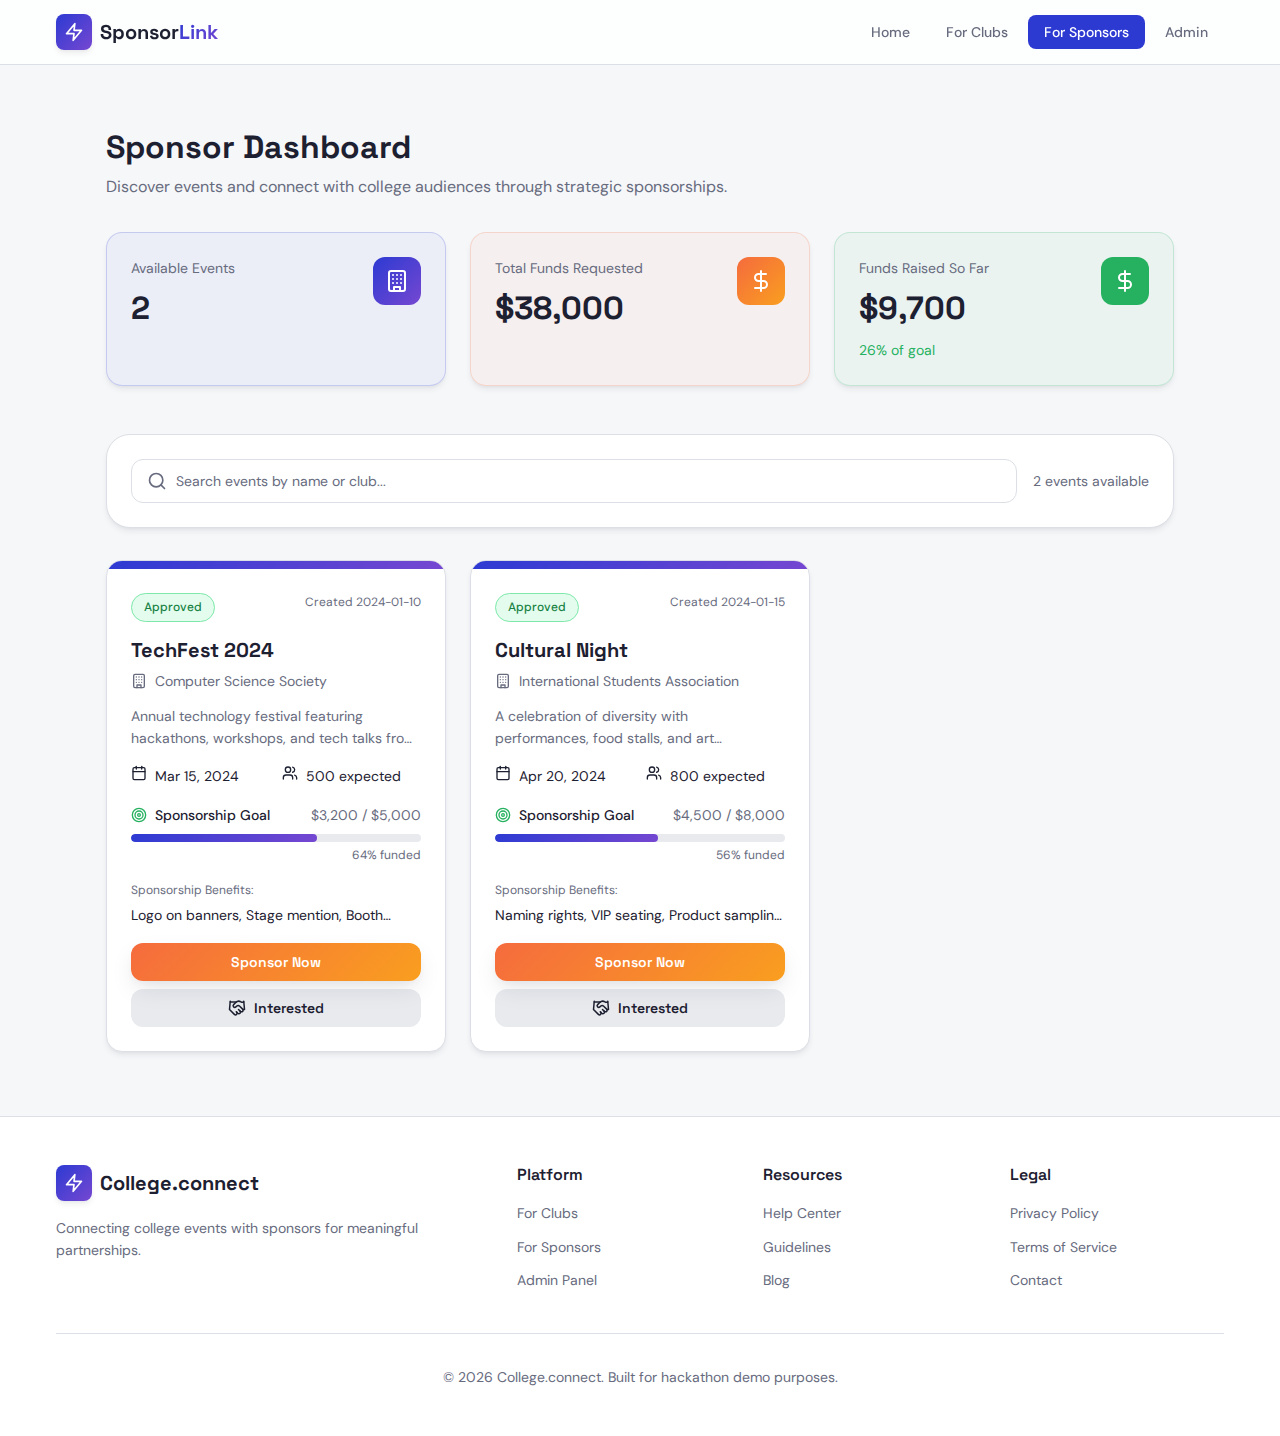
<file: sponser.html>
<!DOCTYPE html>
<html lang="en">
<head>
  <meta charset="UTF-8">
  <meta name="viewport" content="width=device-width, initial-scale=1.0">
  <meta name="description" content="Sponsor Dashboard - Discover events and connect with college audiences through sponsorships.">
  <title>Sponsor Dashboard - College.connect</title>
  <link rel="stylesheet" href="style.css">
</head>
<body data-page="sponsor">
  
  <!-- Navbar -->
  <nav class="navbar">
    <div class="container">
      <a href="index.html" class="logo">
        <div class="logo-icon">
          <svg xmlns="http://www.w3.org/2000/svg" width="20" height="20" viewBox="0 0 24 24" fill="none" stroke="currentColor" stroke-width="2" stroke-linecap="round" stroke-linejoin="round"><polygon points="13 2 3 14 12 14 11 22 21 10 12 10 13 2"/></svg>
        </div>
        <div class="logo-text">Sponsor<span>Link</span></div>
      </a>
      
      <ul class="nav-links">
        <li><a href="index.html">Home</a></li>
        <li><a href="club.html">For Clubs</a></li>
        <li><a href="sponsor.html" class="active">For Sponsors</a></li>
        <li><a href="admin.html">Admin</a></li>
      </ul>
      
      <button class="mobile-menu-btn" id="mobile-menu-btn" onclick="toggleMobileMenu()">
        <svg xmlns="http://www.w3.org/2000/svg" width="24" height="24" viewBox="0 0 24 24" fill="none" stroke="currentColor" stroke-width="2" stroke-linecap="round" stroke-linejoin="round"><line x1="4" x2="20" y1="12" y2="12"/><line x1="4" x2="20" y1="6" y2="6"/><line x1="4" x2="20" y1="18" y2="18"/></svg>
      </button>
    </div>
    
    <div class="mobile-nav" id="mobile-nav">
      <a href="index.html">Home</a>
      <a href="club.html">For Clubs</a>
      <a href="sponsor.html" class="active">For Sponsors</a>
      <a href="admin.html">Admin</a>
    </div>
  </nav>

  <!-- Main Content -->
  <main class="page">
    <div class="container" style="max-width: 1100px; padding-top: 2rem; padding-bottom: 4rem;">
      
      <!-- Page Header -->
      <div class="page-header">
        <h1 class="page-title">Sponsor Dashboard</h1>
        <p class="page-description">Discover events and connect with college audiences through strategic sponsorships.</p>
      </div>

      <!-- Stats -->
      <div class="dashboard-stats" id="sponsor-stats">
        <!-- Stats will be rendered here by JavaScript -->
      </div>

      <!-- Search -->
      <div class="search-section">
        <div class="search-wrapper">
          <div class="search-input-wrapper">
            <svg xmlns="http://www.w3.org/2000/svg" width="20" height="20" viewBox="0 0 24 24" fill="none" stroke="currentColor" stroke-width="2" stroke-linecap="round" stroke-linejoin="round"><circle cx="11" cy="11" r="8"/><path d="m21 21-4.3-4.3"/></svg>
            <input type="text" class="form-input" placeholder="Search events by name or club..." oninput="handleSearch(event)">
          </div>
          <p class="search-count" id="events-count">0 events available</p>
        </div>
      </div>

      <!-- Events List -->
      <div id="events-container">
        <!-- Events will be rendered here by JavaScript -->
      </div>

    </div>
  </main>

  <!-- Sponsor Modal -->
  <div class="modal-overlay" id="sponsor-modal">
    <div class="modal">
      <div class="modal-header">
        <h3 class="modal-title" id="modal-event-name">Sponsor Event</h3>
        <p class="modal-description" id="modal-club-name">Support this club by contributing to their event.</p>
      </div>
      <div class="modal-body">
        <div class="modal-info">
          <div class="modal-info-row">
            <span class="modal-info-label">Goal</span>
            <span class="modal-info-value" id="modal-goal">$0</span>
          </div>
          <div class="modal-info-row">
            <span class="modal-info-label">Raised</span>
            <span class="modal-info-value success" id="modal-raised">$0</span>
          </div>
        </div>
        
        <div class="form-group">
          <label class="form-label" for="sponsor-amount">Sponsorship Amount ($)</label>
          <input type="number" class="form-input" id="sponsor-amount" placeholder="Enter amount">
        </div>
        
        <div class="modal-actions">
          <button class="btn btn-secondary" style="flex: 1;" onclick="closeSponsorModal()">Cancel</button>
          <button class="btn btn-accent" style="flex: 1;" onclick="confirmSponsorship()">Confirm Sponsorship</button>
        </div>
      </div>
    </div>
  </div>

  <!-- Footer -->
  <footer class="footer">
    <div class="container">
      <div class="footer-grid">
        <div class="footer-brand">
          <a href="index.html" class="logo">
            <div class="logo-icon">
              <svg xmlns="http://www.w3.org/2000/svg" width="20" height="20" viewBox="0 0 24 24" fill="none" stroke="currentColor" stroke-width="2" stroke-linecap="round" stroke-linejoin="round"><polygon points="13 2 3 14 12 14 11 22 21 10 12 10 13 2"/></svg>
            </div>
            <div class="logo-text">College.connect</div>
          </a>
          <p class="footer-brand-text">Connecting college events with sponsors for meaningful partnerships.</p>
        </div>
        
        <div class="footer-column">
          <h4>Platform</h4>
          <ul class="footer-links">
            <li><a href="club.html">For Clubs</a></li>
            <li><a href="sponsor.html">For Sponsors</a></li>
            <li><a href="admin.html">Admin Panel</a></li>
          </ul>
        </div>
        
        <div class="footer-column">
          <h4>Resources</h4>
          <ul class="footer-links">
            <li><a href="#">Help Center</a></li>
            <li><a href="#">Guidelines</a></li>
            <li><a href="#">Blog</a></li>
          </ul>
        </div>
        
        <div class="footer-column">
          <h4>Legal</h4>
          <ul class="footer-links">
            <li><a href="#">Privacy Policy</a></li>
            <li><a href="#">Terms of Service</a></li>
            <li><a href="#">Contact</a></li>
          </ul>
        </div>
      </div>
      
      <div class="footer-bottom">
        <p>© 2026 College.connect. Built for hackathon demo purposes.</p>
      </div>
    </div>
  </footer>

  <script src="script.js"></script>
</body>
</html>
</file>
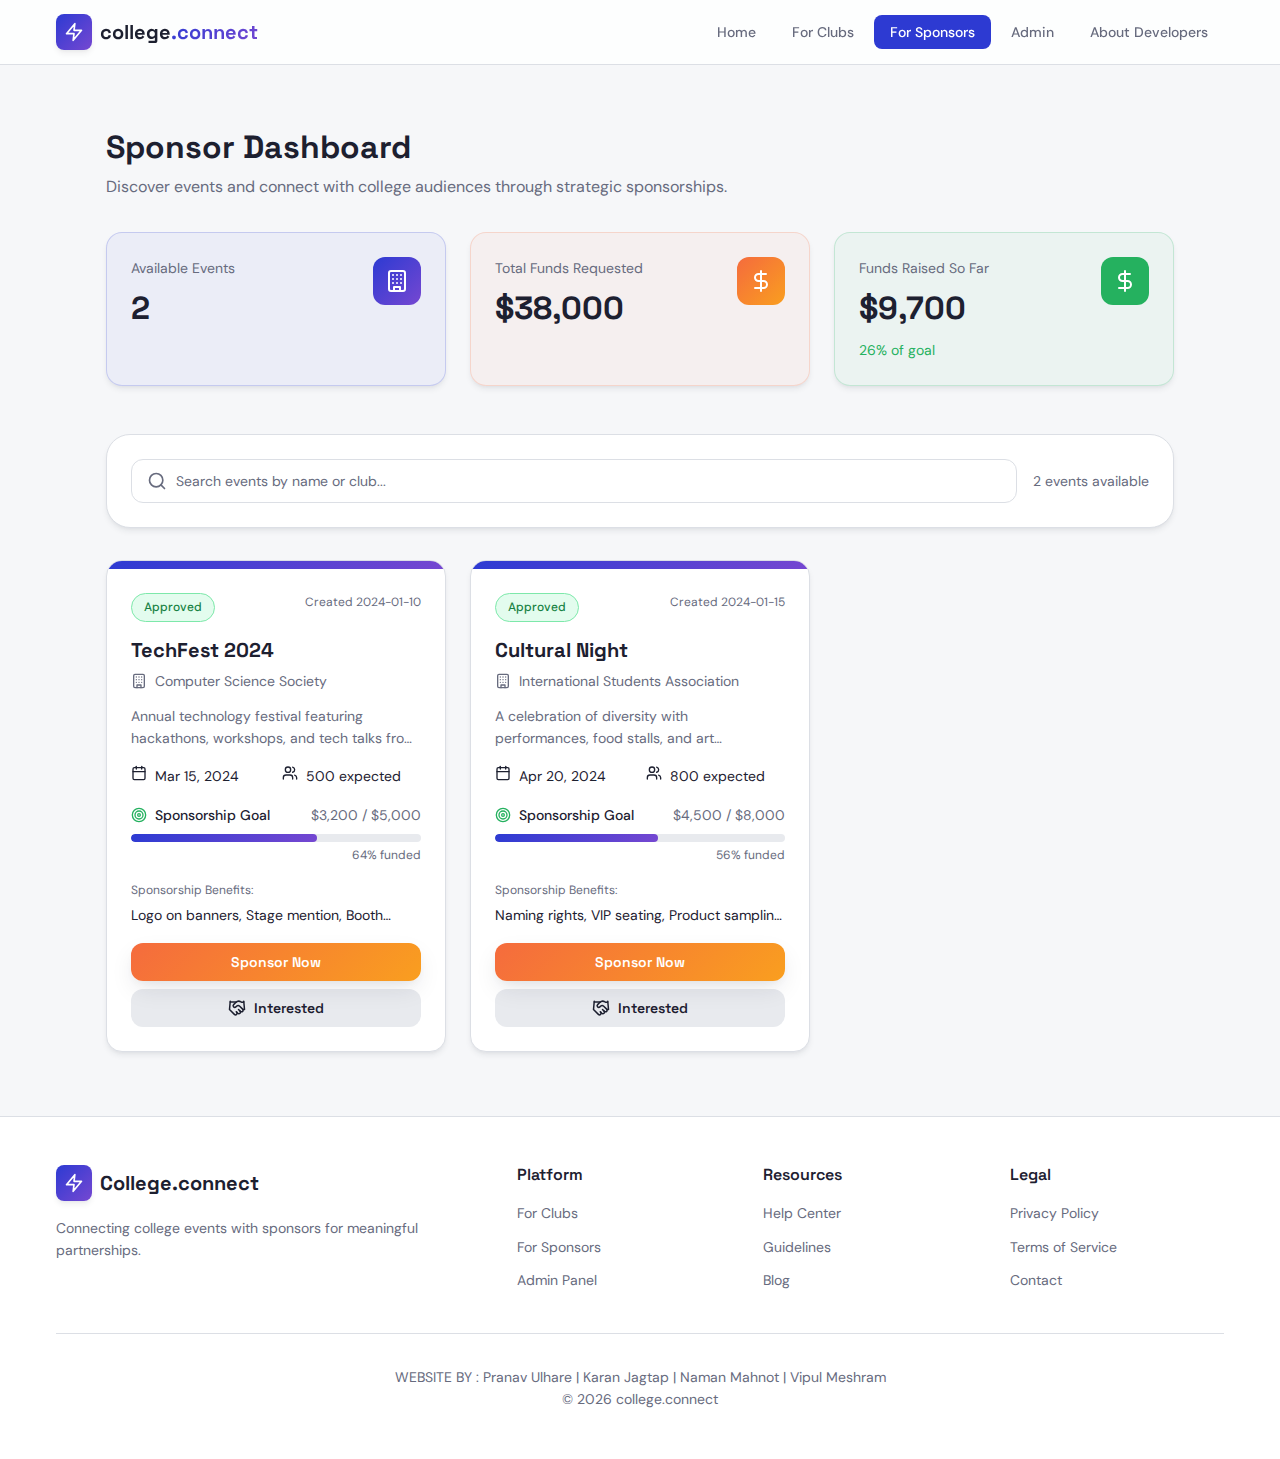
<file: sponsor.html>
<!DOCTYPE html>
<html lang="en">
<head>
  <meta charset="UTF-8">
  <meta name="viewport" content="width=device-width, initial-scale=1.0">
  <meta name="description" content="Sponsor Dashboard - Discover events and connect with college audiences through sponsorships.">
  <title>Sponsor Dashboard - College.connect</title>
  <link rel="stylesheet" href="style.css">
</head>
<body data-page="sponsor">
  
  <!-- Navbar -->
  <nav class="navbar">
    <div class="container">
      <a href="index.html" class="logo">
        <div class="logo-icon">
          <svg xmlns="http://www.w3.org/2000/svg" width="20" height="20" viewBox="0 0 24 24" fill="none" stroke="currentColor" stroke-width="2" stroke-linecap="round" stroke-linejoin="round"><polygon points="13 2 3 14 12 14 11 22 21 10 12 10 13 2"/></svg>
        </div>
        <div class="logo-text">college<span>.connect</span></div>
      </a>
      
      <ul class="nav-links">
        <li><a href="index.html">Home</a></li>
        <li><a href="club.html">For Clubs</a></li>
        <li><a href="sponsor.html" class="active">For Sponsors</a></li>
        <li><a href="admin.html">Admin</a></li>
        <li><a href="about.html">About Developers</a></li>
      </ul>
      
      <button class="mobile-menu-btn" id="mobile-menu-btn" onclick="toggleMobileMenu()">
        <svg xmlns="http://www.w3.org/2000/svg" width="24" height="24" viewBox="0 0 24 24" fill="none" stroke="currentColor" stroke-width="2" stroke-linecap="round" stroke-linejoin="round"><line x1="4" x2="20" y1="12" y2="12"/><line x1="4" x2="20" y1="6" y2="6"/><line x1="4" x2="20" y1="18" y2="18"/></svg>
      </button>
    </div>
    
    <div class="mobile-nav" id="mobile-nav">
      <a href="index.html">Home</a>
      <a href="club.html">For Clubs</a>
      <a href="sponsor.html" class="active">For Sponsors</a>
      <a href="admin.html">Admin</a>
      <a href="about.html">About Developers</a>
    </div>
  </nav>

  <!-- Main Content -->
  <main class="page">
    <div class="container" style="max-width: 1100px; padding-top: 2rem; padding-bottom: 4rem;">
      
      <!-- Page Header -->
      <div class="page-header">
        <h1 class="page-title">Sponsor Dashboard</h1>
        <p class="page-description">Discover events and connect with college audiences through strategic sponsorships.</p>
      </div>

      <!-- Stats -->
      <div class="dashboard-stats" id="sponsor-stats">
        <!-- Stats will be rendered here by JavaScript -->
      </div>

      <!-- Search -->
      <div class="search-section">
        <div class="search-wrapper">
          <div class="search-input-wrapper">
            <svg xmlns="http://www.w3.org/2000/svg" width="20" height="20" viewBox="0 0 24 24" fill="none" stroke="currentColor" stroke-width="2" stroke-linecap="round" stroke-linejoin="round"><circle cx="11" cy="11" r="8"/><path d="m21 21-4.3-4.3"/></svg>
            <input type="text" class="form-input" placeholder="Search events by name or club..." oninput="handleSearch(event)">
          </div>
          <p class="search-count" id="events-count">0 events available</p>
        </div>
      </div>

      <!-- Events List -->
      <div id="events-container">
        <!-- Events will be rendered here by JavaScript -->
      </div>

    </div>
  </main>

  <!-- Sponsor Modal -->
  <div class="modal-overlay" id="sponsor-modal">
    <div class="modal">
      <div class="modal-header">
        <h3 class="modal-title" id="modal-event-name">Sponsor Event</h3>
        <p class="modal-description" id="modal-club-name">Support this club by contributing to their event.</p>
      </div>
      <div class="modal-body">
        <div class="modal-info">
          <div class="modal-info-row">
            <span class="modal-info-label">Goal</span>
            <span class="modal-info-value" id="modal-goal">$0</span>
          </div>
          <div class="modal-info-row">
            <span class="modal-info-label">Raised</span>
            <span class="modal-info-value success" id="modal-raised">$0</span>
          </div>
        </div>
        
        <div class="form-group">
          <label class="form-label" for="sponsor-amount">Sponsorship Amount ($)</label>
          <input type="number" class="form-input" id="sponsor-amount" placeholder="Enter amount">
        </div>
        
        <div class="modal-actions">
          <button class="btn btn-secondary" style="flex: 1;" onclick="closeSponsorModal()">Cancel</button>
          <button class="btn btn-accent" style="flex: 1;" onclick="confirmSponsorship()">Confirm Sponsorship</button>
        </div>
      </div>
    </div>
  </div>

  <!-- Footer -->
  <footer class="footer">
    <div class="container">
      <div class="footer-grid">
        <div class="footer-brand">
          <a href="index.html" class="logo">
            <div class="logo-icon">
              <svg xmlns="http://www.w3.org/2000/svg" width="20" height="20" viewBox="0 0 24 24" fill="none" stroke="currentColor" stroke-width="2" stroke-linecap="round" stroke-linejoin="round"><polygon points="13 2 3 14 12 14 11 22 21 10 12 10 13 2"/></svg>
            </div>
            <div class="logo-text">College.connect</div>
          </a>
          <p class="footer-brand-text">Connecting college events with sponsors for meaningful partnerships.</p>
        </div>
        
        <div class="footer-column">
          <h4>Platform</h4>
          <ul class="footer-links">
            <li><a href="club.html">For Clubs</a></li>
            <li><a href="sponsor.html">For Sponsors</a></li>
            <li><a href="admin.html">Admin Panel</a></li>
          </ul>
        </div>
        
        <div class="footer-column">
          <h4>Resources</h4>
          <ul class="footer-links">
            <li><a href="#">Help Center</a></li>
            <li><a href="#">Guidelines</a></li>
            <li><a href="#">Blog</a></li>
          </ul>
        </div>
        
        <div class="footer-column">
          <h4>Legal</h4>
          <ul class="footer-links">
            <li><a href="#">Privacy Policy</a></li>
            <li><a href="#">Terms of Service</a></li>
            <li><a href="#">Contact</a></li>
          </ul>
        </div>
      </div>
      
      <div class="footer-bottom">
        <p> WEBSITE BY : Pranav Ulhare | Karan Jagtap | Naman Mahnot | Vipul Meshram</p>
        <p>© 2026 college.connect</p>
      </div>
    </div>
  </footer>

  <script src="script.js"></script>
</body>
</html>
</file>
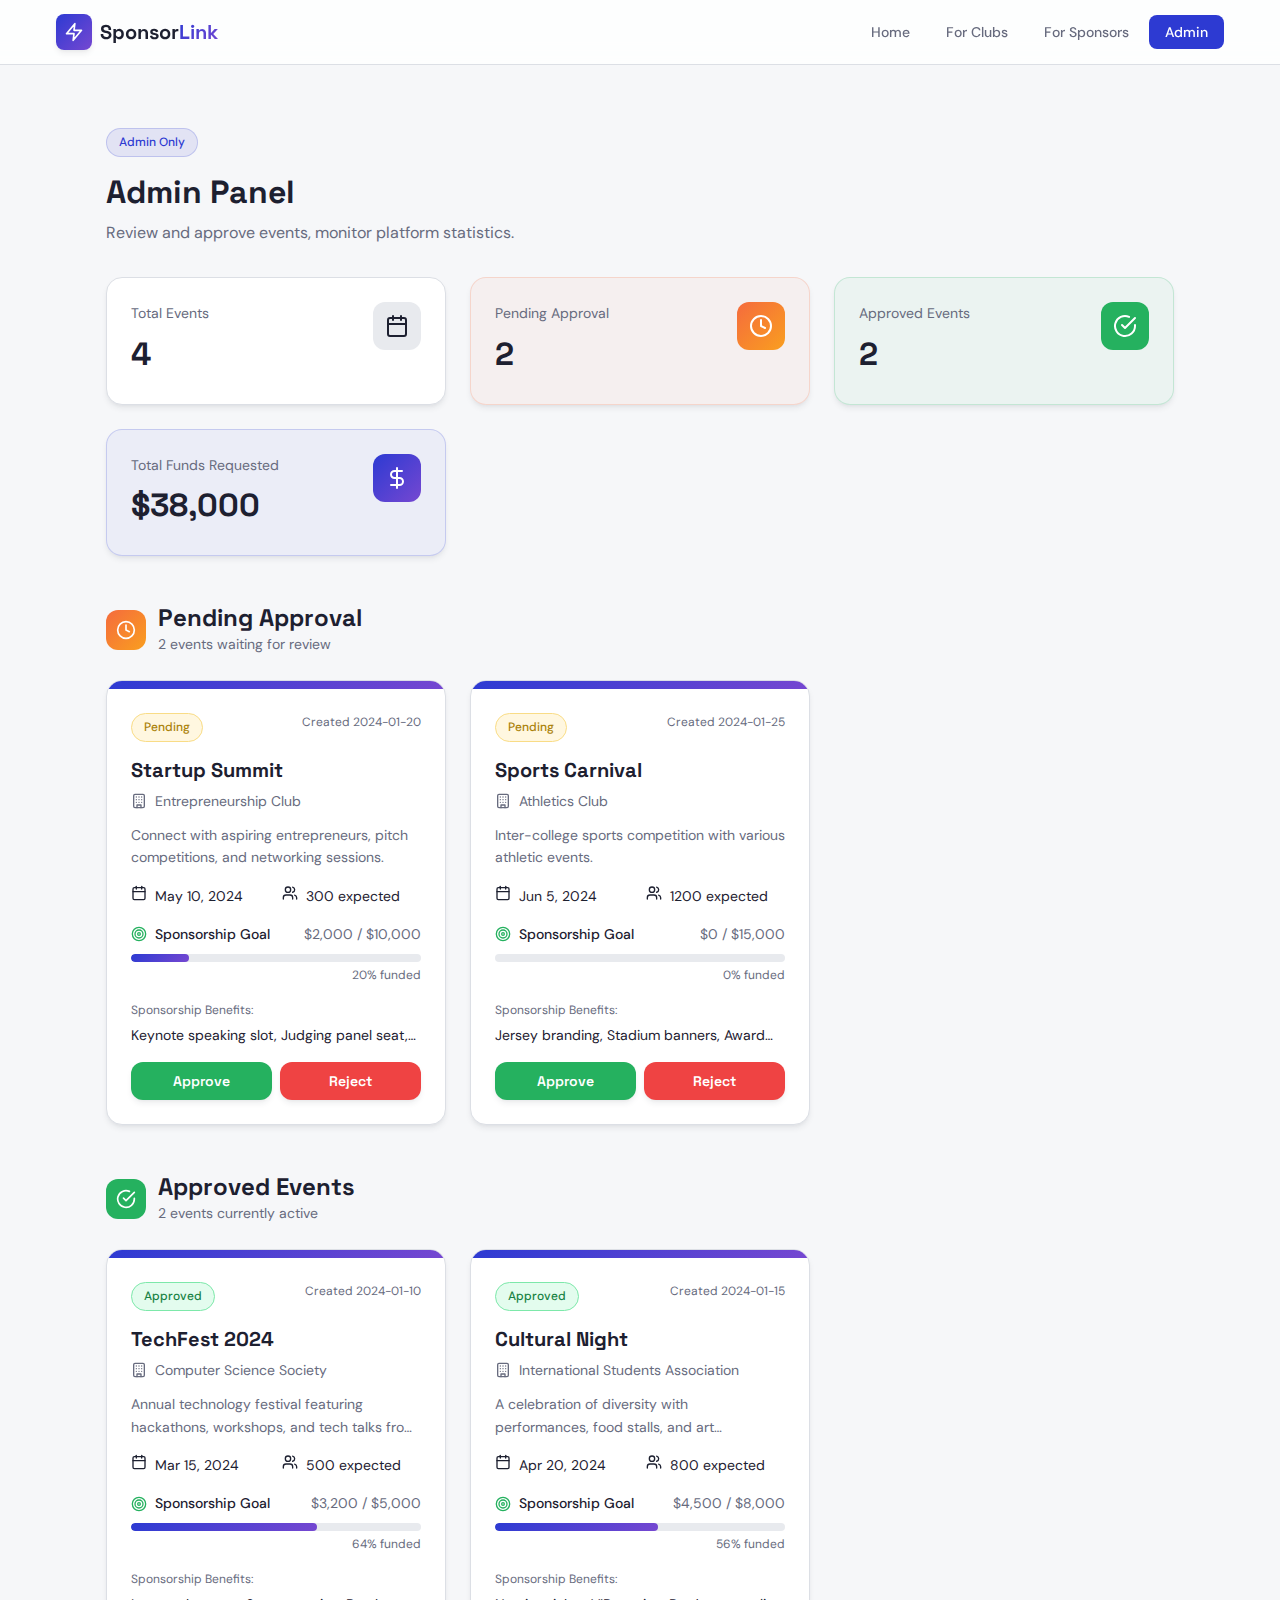
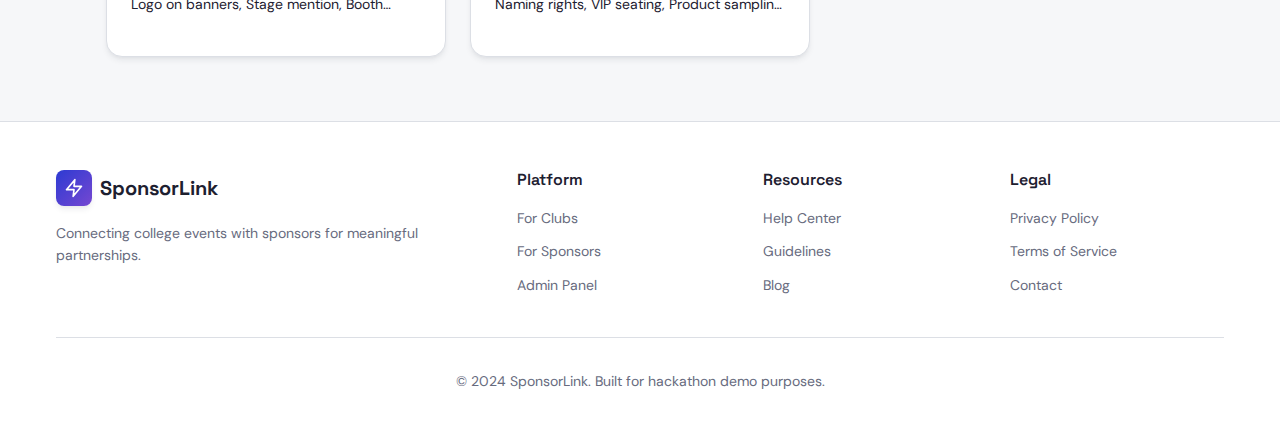
<file: public/admin.html>
<!DOCTYPE html>
<html lang="en">
<head>
  <meta charset="UTF-8">
  <meta name="viewport" content="width=device-width, initial-scale=1.0">
  <meta name="description" content="Admin Panel - Review and approve events on SponsorLink.">
  <title>Admin Panel - SponsorLink</title>
  <link rel="stylesheet" href="style.css">
</head>
<body data-page="admin">
  
  <!-- Navbar -->
  <nav class="navbar">
    <div class="container">
      <a href="index.html" class="logo">
        <div class="logo-icon">
          <svg xmlns="http://www.w3.org/2000/svg" width="20" height="20" viewBox="0 0 24 24" fill="none" stroke="currentColor" stroke-width="2" stroke-linecap="round" stroke-linejoin="round"><polygon points="13 2 3 14 12 14 11 22 21 10 12 10 13 2"/></svg>
        </div>
        <div class="logo-text">Sponsor<span>Link</span></div>
      </a>
      
      <ul class="nav-links">
        <li><a href="index.html">Home</a></li>
        <li><a href="club.html">For Clubs</a></li>
        <li><a href="sponsor.html">For Sponsors</a></li>
        <li><a href="admin.html" class="active">Admin</a></li>
      </ul>
      
      <button class="mobile-menu-btn" id="mobile-menu-btn" onclick="toggleMobileMenu()">
        <svg xmlns="http://www.w3.org/2000/svg" width="24" height="24" viewBox="0 0 24 24" fill="none" stroke="currentColor" stroke-width="2" stroke-linecap="round" stroke-linejoin="round"><line x1="4" x2="20" y1="12" y2="12"/><line x1="4" x2="20" y1="6" y2="6"/><line x1="4" x2="20" y1="18" y2="18"/></svg>
      </button>
    </div>
    
    <div class="mobile-nav" id="mobile-nav">
      <a href="index.html">Home</a>
      <a href="club.html">For Clubs</a>
      <a href="sponsor.html">For Sponsors</a>
      <a href="admin.html" class="active">Admin</a>
    </div>
  </nav>

  <!-- Main Content -->
  <main class="page">
    <div class="container" style="max-width: 1100px; padding-top: 2rem; padding-bottom: 4rem;">
      
      <!-- Page Header -->
      <div class="page-header">
        <div class="page-badge">Admin Only</div>
        <h1 class="page-title">Admin Panel</h1>
        <p class="page-description">Review and approve events, monitor platform statistics.</p>
      </div>

      <!-- Stats -->
      <div class="dashboard-stats" id="admin-stats">
        <!-- Stats will be rendered here by JavaScript -->
      </div>

      <!-- Pending Events Section -->
      <section style="margin-bottom: 3rem;">
        <div class="section-with-icon">
          <div class="section-icon accent">
            <svg xmlns="http://www.w3.org/2000/svg" width="20" height="20" viewBox="0 0 24 24" fill="none" stroke="currentColor" stroke-width="2" stroke-linecap="round" stroke-linejoin="round"><circle cx="12" cy="12" r="10"/><polyline points="12 6 12 12 16 14"/></svg>
          </div>
          <div class="section-info">
            <h2>Pending Approval</h2>
            <p id="pending-count">0 events waiting for review</p>
          </div>
        </div>
        <div id="pending-events">
          <!-- Pending events will be rendered here by JavaScript -->
        </div>
      </section>

      <!-- Approved Events Section -->
      <section>
        <div class="section-with-icon">
          <div class="section-icon success">
            <svg xmlns="http://www.w3.org/2000/svg" width="20" height="20" viewBox="0 0 24 24" fill="none" stroke="currentColor" stroke-width="2" stroke-linecap="round" stroke-linejoin="round"><path d="M22 11.08V12a10 10 0 1 1-5.93-9.14"/><polyline points="22 4 12 14.01 9 11.01"/></svg>
          </div>
          <div class="section-info">
            <h2>Approved Events</h2>
            <p id="approved-count">0 events currently active</p>
          </div>
        </div>
        <div id="approved-events">
          <!-- Approved events will be rendered here by JavaScript -->
        </div>
      </section>

    </div>
  </main>

  <!-- Footer -->
  <footer class="footer">
    <div class="container">
      <div class="footer-grid">
        <div class="footer-brand">
          <a href="index.html" class="logo">
            <div class="logo-icon">
              <svg xmlns="http://www.w3.org/2000/svg" width="20" height="20" viewBox="0 0 24 24" fill="none" stroke="currentColor" stroke-width="2" stroke-linecap="round" stroke-linejoin="round"><polygon points="13 2 3 14 12 14 11 22 21 10 12 10 13 2"/></svg>
            </div>
            <div class="logo-text">SponsorLink</div>
          </a>
          <p class="footer-brand-text">Connecting college events with sponsors for meaningful partnerships.</p>
        </div>
        
        <div class="footer-column">
          <h4>Platform</h4>
          <ul class="footer-links">
            <li><a href="club.html">For Clubs</a></li>
            <li><a href="sponsor.html">For Sponsors</a></li>
            <li><a href="admin.html">Admin Panel</a></li>
          </ul>
        </div>
        
        <div class="footer-column">
          <h4>Resources</h4>
          <ul class="footer-links">
            <li><a href="#">Help Center</a></li>
            <li><a href="#">Guidelines</a></li>
            <li><a href="#">Blog</a></li>
          </ul>
        </div>
        
        <div class="footer-column">
          <h4>Legal</h4>
          <ul class="footer-links">
            <li><a href="#">Privacy Policy</a></li>
            <li><a href="#">Terms of Service</a></li>
            <li><a href="#">Contact</a></li>
          </ul>
        </div>
      </div>
      
      <div class="footer-bottom">
        <p>© 2024 SponsorLink. Built for hackathon demo purposes.</p>
      </div>
    </div>
  </footer>

  <script src="script.js"></script>
</body>
</html>
</file>
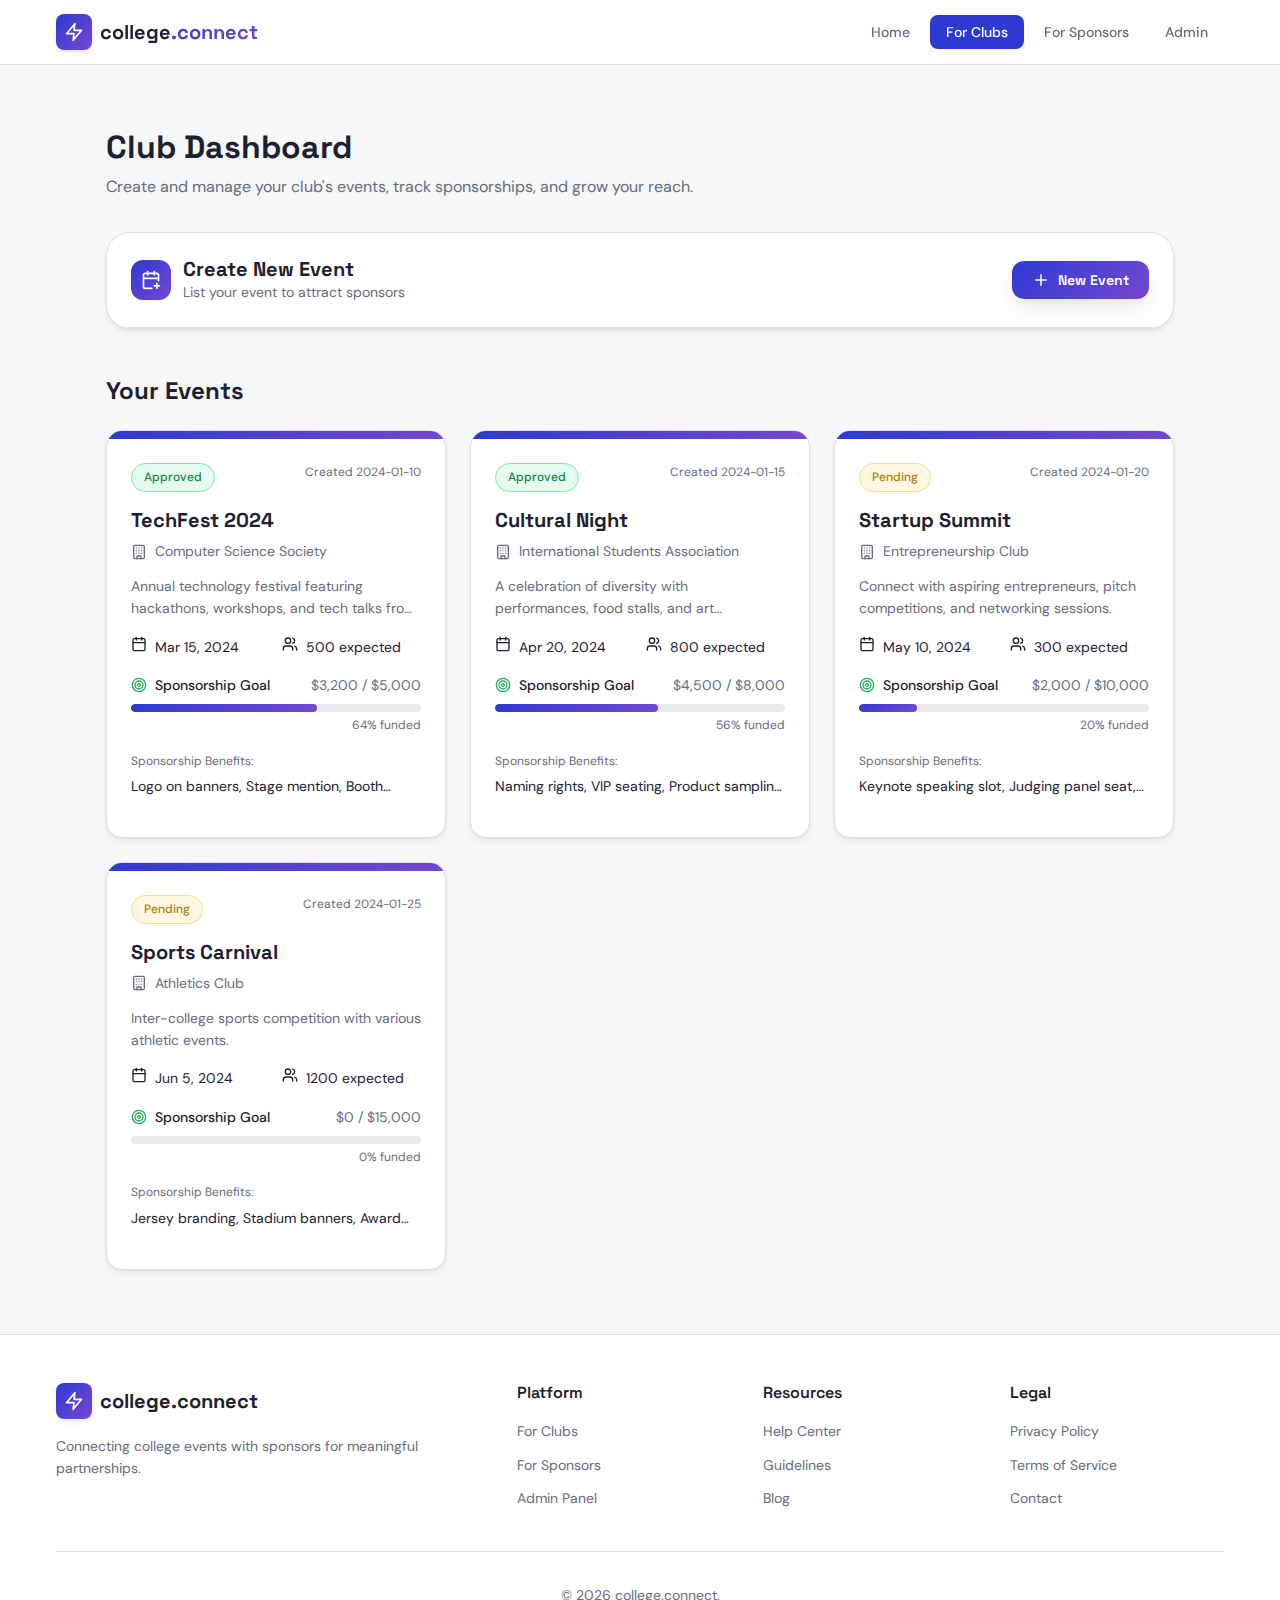
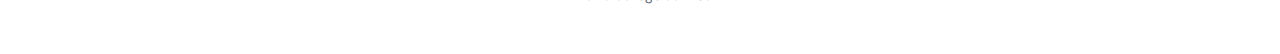
<file: public/club.html>
<!DOCTYPE html>
<html lang="en">
<head>
  <meta charset="UTF-8">
  <meta name="viewport" content="width=device-width, initial-scale=1.0">
  <meta name="description" content="Club Dashboard - Create and manage your club's events on college.connect.">
  <title>Club Dashboard - college.connect</title>
  <link rel="stylesheet" href="style.css">
</head>
<body data-page="club">
  
  <!-- Navbar -->
  <nav class="navbar">
    <div class="container">
      <a href="index.html" class="logo">
        <div class="logo-icon">
          <svg xmlns="http://www.w3.org/2000/svg" width="20" height="20" viewBox="0 0 24 24" fill="none" stroke="currentColor" stroke-width="2" stroke-linecap="round" stroke-linejoin="round"><polygon points="13 2 3 14 12 14 11 22 21 10 12 10 13 2"/></svg>
        </div>
        <div class="logo-text">college<span>.connect</span></div>
      </a>
      
      <ul class="nav-links">
        <li><a href="index.html">Home</a></li>
        <li><a href="club.html" class="active">For Clubs</a></li>
        <li><a href="sponsor.html">For Sponsors</a></li>
        <li><a href="admin.html">Admin</a></li>
      </ul>
      
      <button class="mobile-menu-btn" id="mobile-menu-btn" onclick="toggleMobileMenu()">
        <svg xmlns="http://www.w3.org/2000/svg" width="24" height="24" viewBox="0 0 24 24" fill="none" stroke="currentColor" stroke-width="2" stroke-linecap="round" stroke-linejoin="round"><line x1="4" x2="20" y1="12" y2="12"/><line x1="4" x2="20" y1="6" y2="6"/><line x1="4" x2="20" y1="18" y2="18"/></svg>
      </button>
    </div>
    
    <div class="mobile-nav" id="mobile-nav">
      <a href="index.html">Home</a>
      <a href="club.html" class="active">For Clubs</a>
      <a href="sponsor.html">For Sponsors</a>
      <a href="admin.html">Admin</a>
    </div>
  </nav>

  <!-- Main Content -->
  <main class="page">
    <div class="container" style="max-width: 1100px; padding-top: 2rem; padding-bottom: 4rem;">
      
      <!-- Page Header -->
      <div class="page-header">
        <h1 class="page-title">Club Dashboard</h1>
        <p class="page-description">Create and manage your club's events, track sponsorships, and grow your reach.</p>
      </div>

      <!-- Create Event Section -->
      <div class="create-section">
        <div class="create-section-header">
          <div class="create-section-info">
            <div class="create-section-icon">
              <svg xmlns="http://www.w3.org/2000/svg" width="20" height="20" viewBox="0 0 24 24" fill="none" stroke="currentColor" stroke-width="2" stroke-linecap="round" stroke-linejoin="round"><path d="M21 13V6a2 2 0 0 0-2-2H5a2 2 0 0 0-2 2v14a2 2 0 0 0 2 2h8"/><line x1="16" x2="16" y1="2" y2="6"/><line x1="8" x2="8" y1="2" y2="6"/><line x1="3" x2="21" y1="10" y2="10"/><line x1="19" x2="19" y1="16" y2="22"/><line x1="16" x2="22" y1="19" y2="19"/></svg>
            </div>
            <div class="create-section-text">
              <h2>Create New Event</h2>
              <p>List your event to attract sponsors</p>
            </div>
          </div>
          <button class="btn btn-hero" id="toggle-form-btn" onclick="toggleCreateForm()">
            <svg xmlns="http://www.w3.org/2000/svg" width="18" height="18" viewBox="0 0 24 24" fill="none" stroke="currentColor" stroke-width="2" stroke-linecap="round" stroke-linejoin="round"><path d="M5 12h14"/><path d="M12 5v14"/></svg>
            New Event
          </button>
        </div>
        
        <form class="create-form" id="create-form" onsubmit="handleEventSubmit(event)">
          <div class="form-grid">
            <div class="form-group">
              <label class="form-label" for="event-name">Event Name *</label>
              <input type="text" class="form-input" id="event-name" placeholder="e.g., TechFest 2024" required>
            </div>
            
            <div class="form-group">
              <label class="form-label" for="club-name">Club Name *</label>
              <input type="text" class="form-input" id="club-name" placeholder="e.g., Computer Science Society" required>
            </div>
            
            <div class="form-group">
              <label class="form-label" for="event-date">Event Date *</label>
              <input type="date" class="form-input" id="event-date" required>
            </div>
            
            <div class="form-group">
              <label class="form-label" for="expected-audience">Expected Audience</label>
              <input type="number" class="form-input" id="expected-audience" placeholder="e.g., 500">
            </div>
            
            <div class="form-group">
              <label class="form-label" for="sponsorship-goal">Sponsorship Goal ($)</label>
              <input type="number" class="form-input" id="sponsorship-goal" placeholder="e.g., 5000">
            </div>
            
            <div class="form-group">
              <label class="form-label" for="benefits">Sponsorship Benefits</label>
              <input type="text" class="form-input" id="benefits" placeholder="e.g., Logo placement, Stage mention">
            </div>
          </div>
          
          <div class="form-group">
            <label class="form-label" for="description">Event Description</label>
            <textarea class="form-textarea" id="description" rows="4" placeholder="Describe your event, its goals, and what makes it special..."></textarea>
          </div>
          
          <div class="form-actions">
            <button type="submit" class="btn btn-hero btn-lg">Submit for Approval</button>
          </div>
        </form>
      </div>

      <!-- Events List -->
      <section>
        <h2 style="font-size: 1.5rem; font-weight: 700; color: var(--foreground); margin-bottom: 1.5rem;">Your Events</h2>
        <div id="events-container">
          <!-- Events will be rendered here by JavaScript -->
        </div>
      </section>

    </div>
  </main>

  <!-- Footer -->
  <footer class="footer">
    <div class="container">
      <div class="footer-grid">
        <div class="footer-brand">
          <a href="index.html" class="logo">
            <div class="logo-icon">
              <svg xmlns="http://www.w3.org/2000/svg" width="20" height="20" viewBox="0 0 24 24" fill="none" stroke="currentColor" stroke-width="2" stroke-linecap="round" stroke-linejoin="round"><polygon points="13 2 3 14 12 14 11 22 21 10 12 10 13 2"/></svg>
            </div>
            <div class="logo-text">college.connect</div>
          </a>
          <p class="footer-brand-text">Connecting college events with sponsors for meaningful partnerships.</p>
        </div>
        
        <div class="footer-column">
          <h4>Platform</h4>
          <ul class="footer-links">
            <li><a href="club.html">For Clubs</a></li>
            <li><a href="sponsor.html">For Sponsors</a></li>
            <li><a href="admin.html">Admin Panel</a></li>
          </ul>
        </div>
        
        <div class="footer-column">
          <h4>Resources</h4>
          <ul class="footer-links">
            <li><a href="#">Help Center</a></li>
            <li><a href="#">Guidelines</a></li>
            <li><a href="#">Blog</a></li>
          </ul>
        </div>
        
        <div class="footer-column">
          <h4>Legal</h4>
          <ul class="footer-links">
            <li><a href="#">Privacy Policy</a></li>
            <li><a href="#">Terms of Service</a></li>
            <li><a href="#">Contact</a></li>
          </ul>
        </div>
      </div>
      
      <div class="footer-bottom">
        <p>© 2026 college.connect.</p>
      </div>
    </div>
  </footer>

  <script src="script.js"></script>
</body>
</html>
</file>
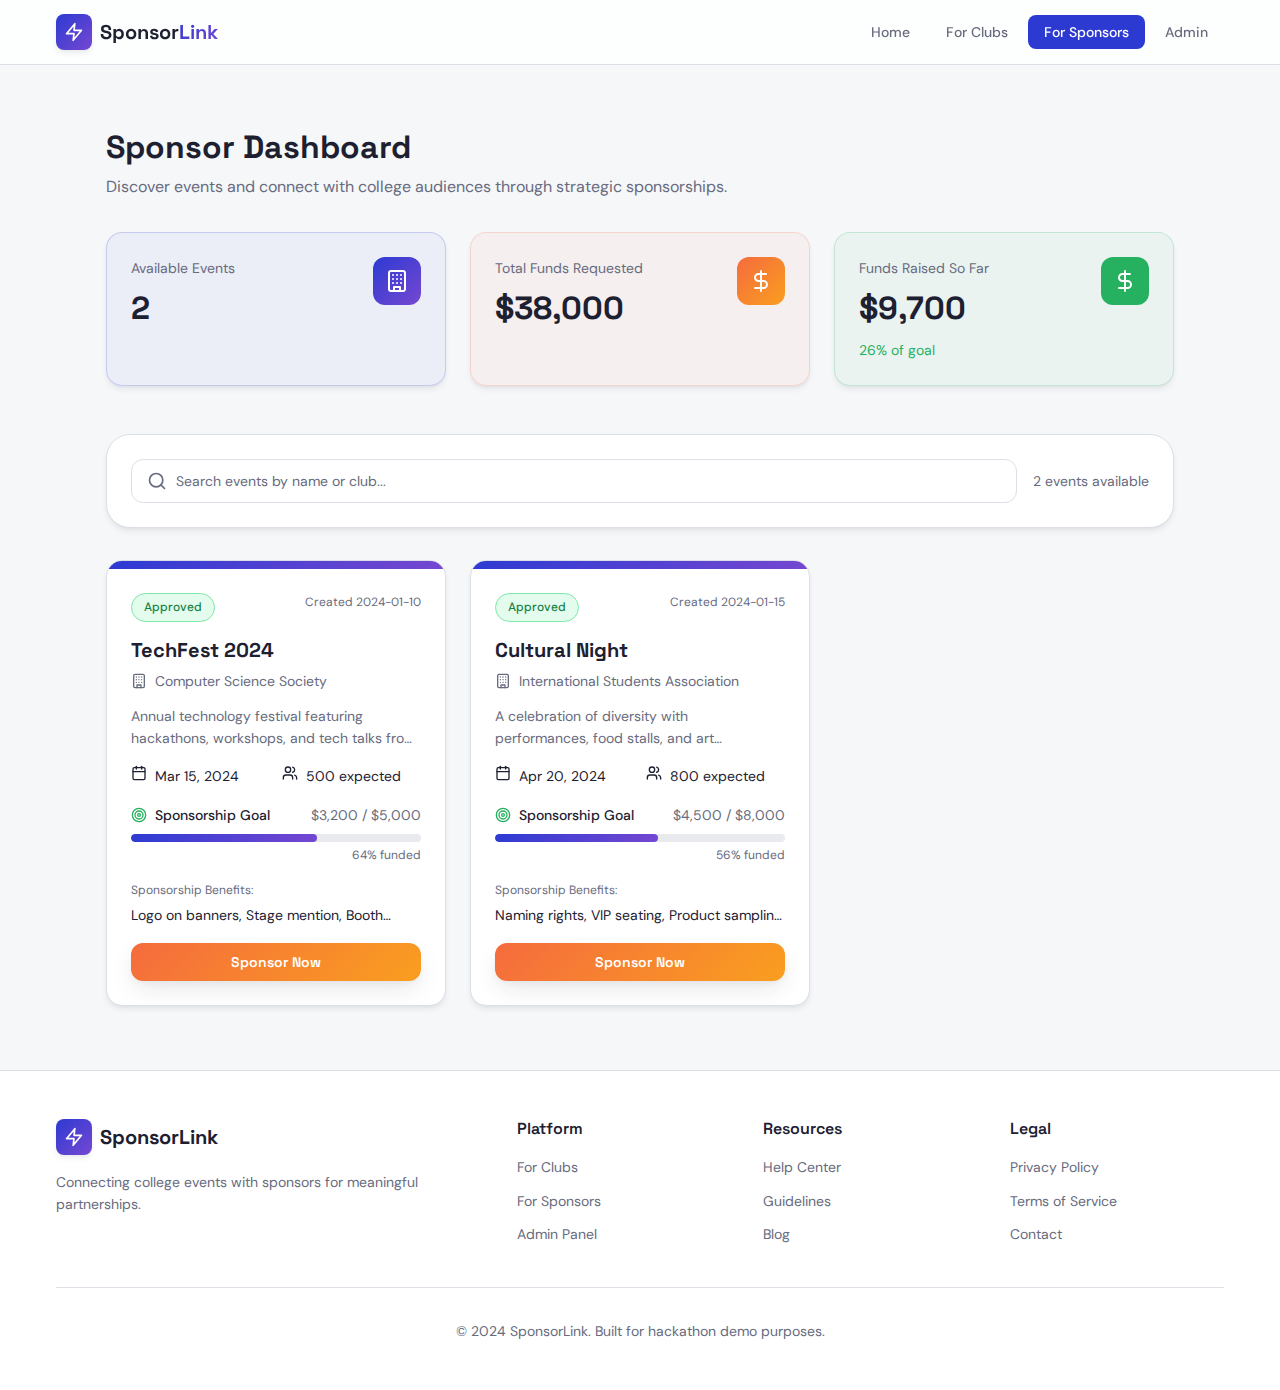
<file: public/sponser.html>
<!DOCTYPE html>
<html lang="en">
<head>
  <meta charset="UTF-8">
  <meta name="viewport" content="width=device-width, initial-scale=1.0">
  <meta name="description" content="Sponsor Dashboard - Discover events and connect with college audiences through sponsorships.">
  <title>Sponsor Dashboard - SponsorLink</title>
  <link rel="stylesheet" href="style.css">
</head>
<body data-page="sponsor">
  
  <!-- Navbar -->
  <nav class="navbar">
    <div class="container">
      <a href="index.html" class="logo">
        <div class="logo-icon">
          <svg xmlns="http://www.w3.org/2000/svg" width="20" height="20" viewBox="0 0 24 24" fill="none" stroke="currentColor" stroke-width="2" stroke-linecap="round" stroke-linejoin="round"><polygon points="13 2 3 14 12 14 11 22 21 10 12 10 13 2"/></svg>
        </div>
        <div class="logo-text">Sponsor<span>Link</span></div>
      </a>
      
      <ul class="nav-links">
        <li><a href="index.html">Home</a></li>
        <li><a href="club.html">For Clubs</a></li>
        <li><a href="sponsor.html" class="active">For Sponsors</a></li>
        <li><a href="admin.html">Admin</a></li>
      </ul>
      
      <button class="mobile-menu-btn" id="mobile-menu-btn" onclick="toggleMobileMenu()">
        <svg xmlns="http://www.w3.org/2000/svg" width="24" height="24" viewBox="0 0 24 24" fill="none" stroke="currentColor" stroke-width="2" stroke-linecap="round" stroke-linejoin="round"><line x1="4" x2="20" y1="12" y2="12"/><line x1="4" x2="20" y1="6" y2="6"/><line x1="4" x2="20" y1="18" y2="18"/></svg>
      </button>
    </div>
    
    <div class="mobile-nav" id="mobile-nav">
      <a href="index.html">Home</a>
      <a href="club.html">For Clubs</a>
      <a href="sponsor.html" class="active">For Sponsors</a>
      <a href="admin.html">Admin</a>
    </div>
  </nav>

  <!-- Main Content -->
  <main class="page">
    <div class="container" style="max-width: 1100px; padding-top: 2rem; padding-bottom: 4rem;">
      
      <!-- Page Header -->
      <div class="page-header">
        <h1 class="page-title">Sponsor Dashboard</h1>
        <p class="page-description">Discover events and connect with college audiences through strategic sponsorships.</p>
      </div>

      <!-- Stats -->
      <div class="dashboard-stats" id="sponsor-stats">
        <!-- Stats will be rendered here by JavaScript -->
      </div>

      <!-- Search -->
      <div class="search-section">
        <div class="search-wrapper">
          <div class="search-input-wrapper">
            <svg xmlns="http://www.w3.org/2000/svg" width="20" height="20" viewBox="0 0 24 24" fill="none" stroke="currentColor" stroke-width="2" stroke-linecap="round" stroke-linejoin="round"><circle cx="11" cy="11" r="8"/><path d="m21 21-4.3-4.3"/></svg>
            <input type="text" class="form-input" placeholder="Search events by name or club..." oninput="handleSearch(event)">
          </div>
          <p class="search-count" id="events-count">0 events available</p>
        </div>
      </div>

      <!-- Events List -->
      <div id="events-container">
        <!-- Events will be rendered here by JavaScript -->
      </div>

    </div>
  </main>

  <!-- Sponsor Modal -->
  <div class="modal-overlay" id="sponsor-modal">
    <div class="modal">
      <div class="modal-header">
        <h3 class="modal-title" id="modal-event-name">Sponsor Event</h3>
        <p class="modal-description" id="modal-club-name">Support this club by contributing to their event.</p>
      </div>
      <div class="modal-body">
        <div class="modal-info">
          <div class="modal-info-row">
            <span class="modal-info-label">Goal</span>
            <span class="modal-info-value" id="modal-goal">$0</span>
          </div>
          <div class="modal-info-row">
            <span class="modal-info-label">Raised</span>
            <span class="modal-info-value success" id="modal-raised">$0</span>
          </div>
        </div>
        
        <div class="form-group">
          <label class="form-label" for="sponsor-amount">Sponsorship Amount ($)</label>
          <input type="number" class="form-input" id="sponsor-amount" placeholder="Enter amount">
        </div>
        
        <div class="modal-actions">
          <button class="btn btn-secondary" style="flex: 1;" onclick="closeSponsorModal()">Cancel</button>
          <button class="btn btn-accent" style="flex: 1;" onclick="confirmSponsorship()">Confirm Sponsorship</button>
        </div>
      </div>
    </div>
  </div>

  <!-- Footer -->
  <footer class="footer">
    <div class="container">
      <div class="footer-grid">
        <div class="footer-brand">
          <a href="index.html" class="logo">
            <div class="logo-icon">
              <svg xmlns="http://www.w3.org/2000/svg" width="20" height="20" viewBox="0 0 24 24" fill="none" stroke="currentColor" stroke-width="2" stroke-linecap="round" stroke-linejoin="round"><polygon points="13 2 3 14 12 14 11 22 21 10 12 10 13 2"/></svg>
            </div>
            <div class="logo-text">SponsorLink</div>
          </a>
          <p class="footer-brand-text">Connecting college events with sponsors for meaningful partnerships.</p>
        </div>
        
        <div class="footer-column">
          <h4>Platform</h4>
          <ul class="footer-links">
            <li><a href="club.html">For Clubs</a></li>
            <li><a href="sponsor.html">For Sponsors</a></li>
            <li><a href="admin.html">Admin Panel</a></li>
          </ul>
        </div>
        
        <div class="footer-column">
          <h4>Resources</h4>
          <ul class="footer-links">
            <li><a href="#">Help Center</a></li>
            <li><a href="#">Guidelines</a></li>
            <li><a href="#">Blog</a></li>
          </ul>
        </div>
        
        <div class="footer-column">
          <h4>Legal</h4>
          <ul class="footer-links">
            <li><a href="#">Privacy Policy</a></li>
            <li><a href="#">Terms of Service</a></li>
            <li><a href="#">Contact</a></li>
          </ul>
        </div>
      </div>
      
      <div class="footer-bottom">
        <p>© 2024 SponsorLink. Built for hackathon demo purposes.</p>
      </div>
    </div>
  </footer>

  <script src="script.js"></script>
</body>
</html>
</file>
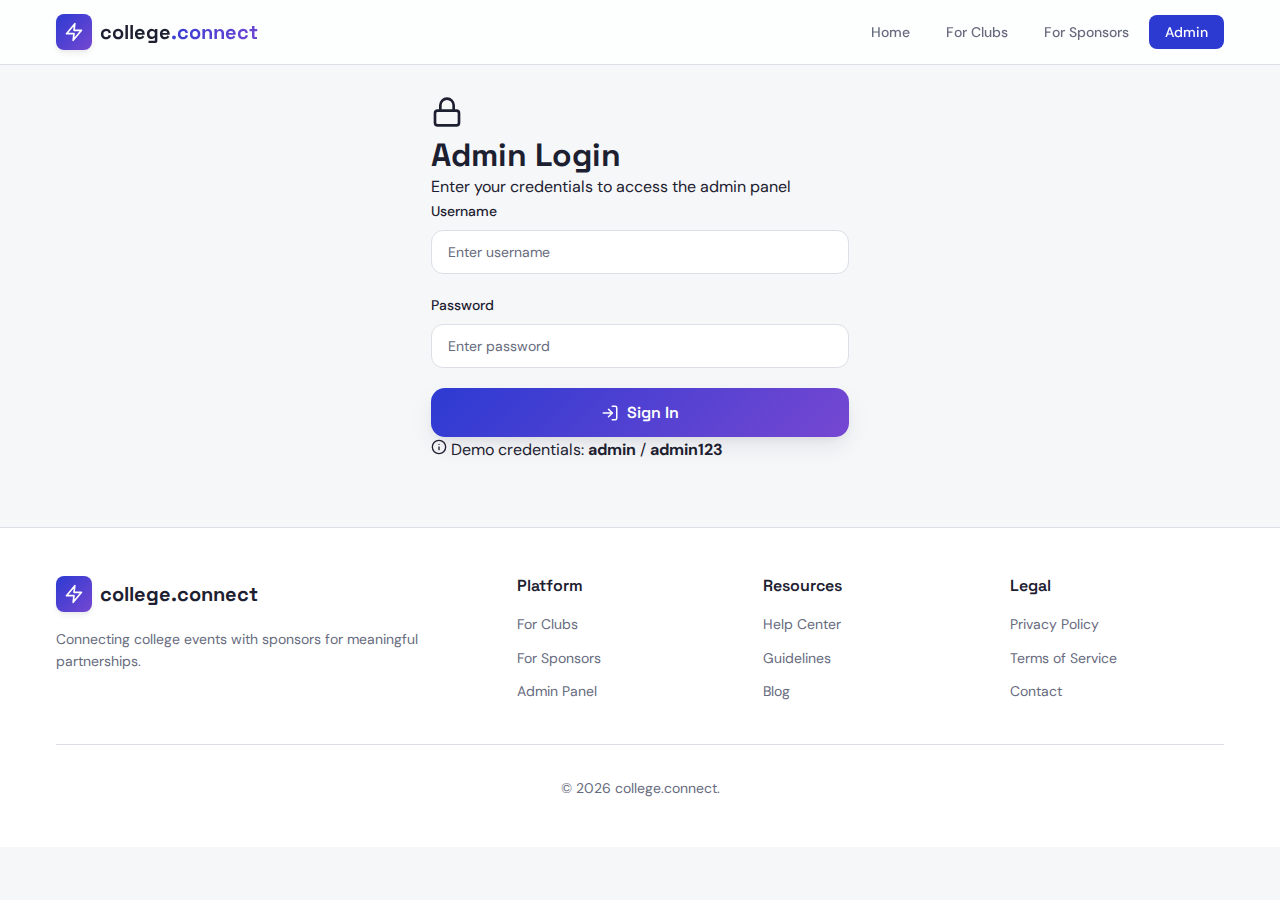
<file: college.connect/public/admin.html>
<!DOCTYPE html>
<html lang="en">
<head>
  <meta charset="UTF-8">
  <meta name="viewport" content="width=device-width, initial-scale=1.0">
  <meta name="description" content="Admin Panel - Review and approve events on college.connect.">
  <title>Admin Panel - college.connect</title>
  <link rel="stylesheet" href="style.css">
</head>
<body data-page="admin">
  
  <!-- Navbar -->
  <nav class="navbar">
    <div class="container">
      <a href="index.html" class="logo">
        <div class="logo-icon">
          <svg xmlns="http://www.w3.org/2000/svg" width="20" height="20" viewBox="0 0 24 24" fill="none" stroke="currentColor" stroke-width="2" stroke-linecap="round" stroke-linejoin="round"><polygon points="13 2 3 14 12 14 11 22 21 10 12 10 13 2"/></svg>
        </div>
        <div class="logo-text">college<span>.connect</span></div>
      </a>
      
      <ul class="nav-links">
        <li><a href="index.html">Home</a></li>
        <li><a href="club.html">For Clubs</a></li>
        <li><a href="sponsor.html">For Sponsors</a></li>
        <li><a href="admin.html" class="active">Admin</a></li>
      </ul>
      
      <button class="mobile-menu-btn" id="mobile-menu-btn" onclick="toggleMobileMenu()">
        <svg xmlns="http://www.w3.org/2000/svg" width="24" height="24" viewBox="0 0 24 24" fill="none" stroke="currentColor" stroke-width="2" stroke-linecap="round" stroke-linejoin="round"><line x1="4" x2="20" y1="12" y2="12"/><line x1="4" x2="20" y1="6" y2="6"/><line x1="4" x2="20" y1="18" y2="18"/></svg>
      </button>
    </div>
    
    <div class="mobile-nav" id="mobile-nav">
      <a href="index.html">Home</a>
      <a href="club.html">For Clubs</a>
      <a href="sponsor.html">For Sponsors</a>
      <a href="admin.html" class="active">Admin</a>
    </div>
  </nav>

  <!-- Login Section -->
  <div id="login-section" class="login-section">
    <div class="container" style="max-width: 450px; padding-top: 6rem; padding-bottom: 4rem;">
      <div class="login-card">
        <div class="login-header">
          <div class="login-icon">
            <svg xmlns="http://www.w3.org/2000/svg" width="32" height="32" viewBox="0 0 24 24" fill="none" stroke="currentColor" stroke-width="2" stroke-linecap="round" stroke-linejoin="round"><rect width="18" height="11" x="3" y="11" rx="2" ry="2"/><path d="M7 11V7a5 5 0 0 1 10 0v4"/></svg>
          </div>
          <h1 class="login-title">Admin Login</h1>
          <p class="login-description">Enter your credentials to access the admin panel</p>
        </div>
        
        <form id="login-form" class="login-form" onsubmit="handleLogin(event)">
          <div class="form-group">
            <label class="form-label" for="username">Username</label>
            <input type="text" class="form-input" id="username" placeholder="Enter username" required>
          </div>
          
          <div class="form-group">
            <label class="form-label" for="password">Password</label>
            <input type="password" class="form-input" id="password" placeholder="Enter password" required>
          </div>
          
          <div id="login-error" class="login-error" style="display: none;">
            Invalid username or password
          </div>
          
          <button type="submit" class="btn btn-hero btn-lg btn-block">
            <svg xmlns="http://www.w3.org/2000/svg" width="18" height="18" viewBox="0 0 24 24" fill="none" stroke="currentColor" stroke-width="2" stroke-linecap="round" stroke-linejoin="round"><path d="M15 3h4a2 2 0 0 1 2 2v14a2 2 0 0 1-2 2h-4"/><polyline points="10 17 15 12 10 7"/><line x1="15" x2="3" y1="12" y2="12"/></svg>
            Sign In
          </button>
        </form>
        
        <div class="login-footer">
          <p class="login-hint">
            <svg xmlns="http://www.w3.org/2000/svg" width="16" height="16" viewBox="0 0 24 24" fill="none" stroke="currentColor" stroke-width="2" stroke-linecap="round" stroke-linejoin="round"><circle cx="12" cy="12" r="10"/><path d="M12 16v-4"/><path d="M12 8h.01"/></svg>
            Demo credentials: <strong>admin</strong> / <strong>admin123</strong>
          </p>
        </div>
      </div>
    </div>
  </div>

  <!-- Admin Content (Hidden until logged in) -->
  <main class="page" id="admin-content" style="display: none;">
    <div class="container" style="max-width: 1100px; padding-top: 2rem; padding-bottom: 4rem;">
      
      <!-- Page Header -->
      <div class="page-header" style="display: flex; justify-content: space-between; align-items: flex-start;">
        <div>
          <div class="page-badge">Admin Only</div>
          <h1 class="page-title">Admin Panel</h1>
          <p class="page-description">Review and approve events, monitor platform statistics.</p>
        </div>
        <button class="btn btn-secondary" onclick="handleLogout()">
          <svg xmlns="http://www.w3.org/2000/svg" width="18" height="18" viewBox="0 0 24 24" fill="none" stroke="currentColor" stroke-width="2" stroke-linecap="round" stroke-linejoin="round"><path d="M9 21H5a2 2 0 0 1-2-2V5a2 2 0 0 1 2-2h4"/><polyline points="16 17 21 12 16 7"/><line x1="21" x2="9" y1="12" y2="12"/></svg>
          Logout
        </button>
      </div>

      <!-- Stats -->
      <div class="dashboard-stats" id="admin-stats">
        <!-- Stats will be rendered here by JavaScript -->
      </div>

      <!-- Pending Events Section -->
      <section style="margin-bottom: 3rem;">
        <div class="section-with-icon">
          <div class="section-icon accent">
            <svg xmlns="http://www.w3.org/2000/svg" width="20" height="20" viewBox="0 0 24 24" fill="none" stroke="currentColor" stroke-width="2" stroke-linecap="round" stroke-linejoin="round"><circle cx="12" cy="12" r="10"/><polyline points="12 6 12 12 16 14"/></svg>
          </div>
          <div class="section-info">
            <h2>Pending Approval</h2>
            <p id="pending-count">0 events waiting for review</p>
          </div>
        </div>
        <div id="pending-events">
          <!-- Pending events will be rendered here by JavaScript -->
        </div>
      </section>

      <!-- Approved Events Section -->
      <section>
        <div class="section-with-icon">
          <div class="section-icon success">
            <svg xmlns="http://www.w3.org/2000/svg" width="20" height="20" viewBox="0 0 24 24" fill="none" stroke="currentColor" stroke-width="2" stroke-linecap="round" stroke-linejoin="round"><path d="M22 11.08V12a10 10 0 1 1-5.93-9.14"/><polyline points="22 4 12 14.01 9 11.01"/></svg>
          </div>
          <div class="section-info">
            <h2>Approved Events</h2>
            <p id="approved-count">0 events currently active</p>
          </div>
        </div>
        <div id="approved-events">
          <!-- Approved events will be rendered here by JavaScript -->
        </div>
      </section>

    </div>
  </main>

  <!-- Footer -->
  <footer class="footer">
    <div class="container">
      <div class="footer-grid">
        <div class="footer-brand">
          <a href="index.html" class="logo">
            <div class="logo-icon">
              <svg xmlns="http://www.w3.org/2000/svg" width="20" height="20" viewBox="0 0 24 24" fill="none" stroke="currentColor" stroke-width="2" stroke-linecap="round" stroke-linejoin="round"><polygon points="13 2 3 14 12 14 11 22 21 10 12 10 13 2"/></svg>
            </div>
            <div class="logo-text">college.connect</div>
          </a>
          <p class="footer-brand-text">Connecting college events with sponsors for meaningful partnerships.</p>
        </div>
        
        <div class="footer-column">
          <h4>Platform</h4>
          <ul class="footer-links">
            <li><a href="club.html">For Clubs</a></li>
            <li><a href="sponsor.html">For Sponsors</a></li>
            <li><a href="admin.html">Admin Panel</a></li>
          </ul>
        </div>
        
        <div class="footer-column">
          <h4>Resources</h4>
          <ul class="footer-links">
            <li><a href="#">Help Center</a></li>
            <li><a href="#">Guidelines</a></li>
            <li><a href="#">Blog</a></li>
          </ul>
        </div>
        
        <div class="footer-column">
          <h4>Legal</h4>
          <ul class="footer-links">
            <li><a href="#">Privacy Policy</a></li>
            <li><a href="#">Terms of Service</a></li>
            <li><a href="#">Contact</a></li>
          </ul>
        </div>
      </div>
      
      <div class="footer-bottom">
        <p>© 2026 college.connect.</p>
      </div>
    </div>
  </footer>

  <script src="script.js"></script>
  <script>
    // Admin Authentication
    const ADMIN_USERNAME = 'admin';
    const ADMIN_PASSWORD = 'admin123';
    const AUTH_KEY = 'college_connect_admin_auth';
    
    function handleLogin(event) {
      event.preventDefault();
      
      const username = document.getElementById('username').value;
      const password = document.getElementById('password').value;
      const errorDiv = document.getElementById('login-error');
      
      if (username === ADMIN_USERNAME && password === ADMIN_PASSWORD) {
        // Store authentication
        sessionStorage.setItem(AUTH_KEY, 'true');
        
        // Show admin content
        document.getElementById('login-section').style.display = 'none';
        document.getElementById('admin-content').style.display = 'block';
        
        // Initialize admin page
        renderAdminPage();
        
        // Show success toast
        showToast('Welcome!', 'Successfully logged in to admin panel.');
      } else {
        // Show error
        errorDiv.style.display = 'block';
        
        // Hide error after 3 seconds
        setTimeout(() => {
          errorDiv.style.display = 'none';
        }, 3000);
      }
    }
    
    function handleLogout() {
      // Clear authentication
      sessionStorage.removeItem(AUTH_KEY);
      
      // Show login section
      document.getElementById('login-section').style.display = 'block';
      document.getElementById('admin-content').style.display = 'none';
      
      // Clear form
      document.getElementById('login-form').reset();
      
      // Show toast
      showToast('Logged Out', 'You have been logged out successfully.');
    }
    
    function checkAuth() {
      const isAuthenticated = sessionStorage.getItem(AUTH_KEY) === 'true';
      
      if (isAuthenticated) {
        document.getElementById('login-section').style.display = 'none';
        document.getElementById('admin-content').style.display = 'block';
      } else {
        document.getElementById('login-section').style.display = 'block';
        document.getElementById('admin-content').style.display = 'none';
      }
      
      return isAuthenticated;
    }
    
    // Check authentication on page load
    document.addEventListener('DOMContentLoaded', function() {
      if (checkAuth()) {
        renderAdminPage();
      }
    });
  </script>
</body>
</html>
</file>
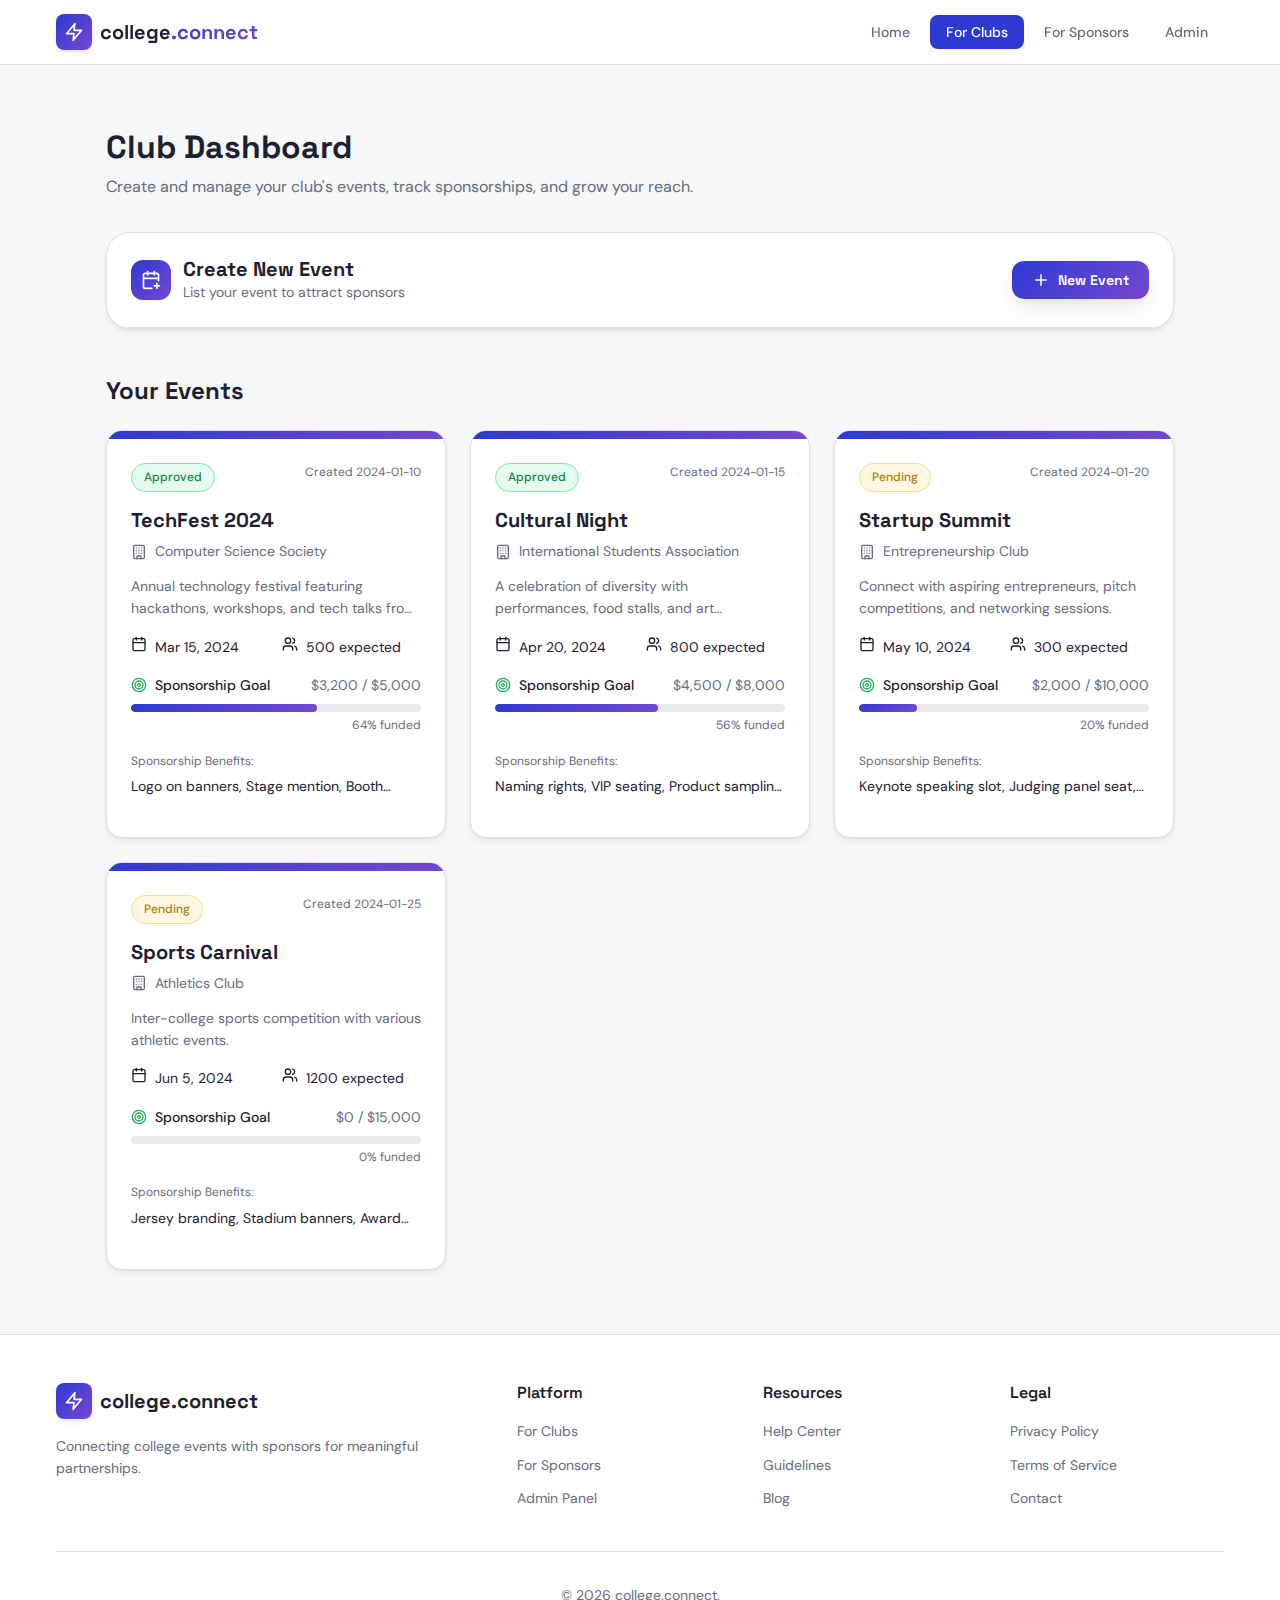
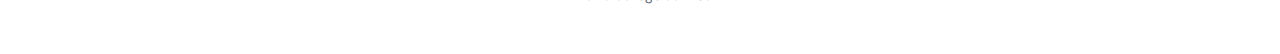
<file: college.connect/public/club.html>
<!DOCTYPE html>
<html lang="en">
<head>
  <meta charset="UTF-8">
  <meta name="viewport" content="width=device-width, initial-scale=1.0">
  <meta name="description" content="Club Dashboard - Create and manage your club's events on college.connect.">
  <title>Club Dashboard - college.connect</title>
  <link rel="stylesheet" href="style.css">
</head>
<body data-page="club">
  
  <!-- Navbar -->
  <nav class="navbar">
    <div class="container">
      <a href="index.html" class="logo">
        <div class="logo-icon">
          <svg xmlns="http://www.w3.org/2000/svg" width="20" height="20" viewBox="0 0 24 24" fill="none" stroke="currentColor" stroke-width="2" stroke-linecap="round" stroke-linejoin="round"><polygon points="13 2 3 14 12 14 11 22 21 10 12 10 13 2"/></svg>
        </div>
        <div class="logo-text">college<span>.connect</span></div>
      </a>
      
      <ul class="nav-links">
        <li><a href="index.html">Home</a></li>
        <li><a href="club.html" class="active">For Clubs</a></li>
        <li><a href="sponsor.html">For Sponsors</a></li>
        <li><a href="admin.html">Admin</a></li>
      </ul>
      
      <button class="mobile-menu-btn" id="mobile-menu-btn" onclick="toggleMobileMenu()">
        <svg xmlns="http://www.w3.org/2000/svg" width="24" height="24" viewBox="0 0 24 24" fill="none" stroke="currentColor" stroke-width="2" stroke-linecap="round" stroke-linejoin="round"><line x1="4" x2="20" y1="12" y2="12"/><line x1="4" x2="20" y1="6" y2="6"/><line x1="4" x2="20" y1="18" y2="18"/></svg>
      </button>
    </div>
    
    <div class="mobile-nav" id="mobile-nav">
      <a href="index.html">Home</a>
      <a href="club.html" class="active">For Clubs</a>
      <a href="sponsor.html">For Sponsors</a>
      <a href="admin.html">Admin</a>
    </div>
  </nav>

  <!-- Main Content -->
  <main class="page">
    <div class="container" style="max-width: 1100px; padding-top: 2rem; padding-bottom: 4rem;">
      
      <!-- Page Header -->
      <div class="page-header">
        <h1 class="page-title">Club Dashboard</h1>
        <p class="page-description">Create and manage your club's events, track sponsorships, and grow your reach.</p>
      </div>

      <!-- Create Event Section -->
      <div class="create-section">
        <div class="create-section-header">
          <div class="create-section-info">
            <div class="create-section-icon">
              <svg xmlns="http://www.w3.org/2000/svg" width="20" height="20" viewBox="0 0 24 24" fill="none" stroke="currentColor" stroke-width="2" stroke-linecap="round" stroke-linejoin="round"><path d="M21 13V6a2 2 0 0 0-2-2H5a2 2 0 0 0-2 2v14a2 2 0 0 0 2 2h8"/><line x1="16" x2="16" y1="2" y2="6"/><line x1="8" x2="8" y1="2" y2="6"/><line x1="3" x2="21" y1="10" y2="10"/><line x1="19" x2="19" y1="16" y2="22"/><line x1="16" x2="22" y1="19" y2="19"/></svg>
            </div>
            <div class="create-section-text">
              <h2>Create New Event</h2>
              <p>List your event to attract sponsors</p>
            </div>
          </div>
          <button class="btn btn-hero" id="toggle-form-btn" onclick="toggleCreateForm()">
            <svg xmlns="http://www.w3.org/2000/svg" width="18" height="18" viewBox="0 0 24 24" fill="none" stroke="currentColor" stroke-width="2" stroke-linecap="round" stroke-linejoin="round"><path d="M5 12h14"/><path d="M12 5v14"/></svg>
            New Event
          </button>
        </div>
        
        <form class="create-form" id="create-form" onsubmit="handleEventSubmit(event)">
          <div class="form-grid">
            <div class="form-group">
              <label class="form-label" for="event-name">Event Name *</label>
              <input type="text" class="form-input" id="event-name" placeholder="e.g., TechFest 2024" required>
            </div>
            
            <div class="form-group">
              <label class="form-label" for="club-name">Club Name *</label>
              <input type="text" class="form-input" id="club-name" placeholder="e.g., Computer Science Society" required>
            </div>
            
            <div class="form-group">
              <label class="form-label" for="event-date">Event Date *</label>
              <input type="date" class="form-input" id="event-date" required>
            </div>
            
            <div class="form-group">
              <label class="form-label" for="expected-audience">Expected Audience</label>
              <input type="number" class="form-input" id="expected-audience" placeholder="e.g., 500">
            </div>
            
            <div class="form-group">
              <label class="form-label" for="sponsorship-goal">Sponsorship Goal ($)</label>
              <input type="number" class="form-input" id="sponsorship-goal" placeholder="e.g., 5000">
            </div>
            
            <div class="form-group">
              <label class="form-label" for="benefits">Sponsorship Benefits</label>
              <input type="text" class="form-input" id="benefits" placeholder="e.g., Logo placement, Stage mention">
            </div>
          </div>
          
          <div class="form-group">
            <label class="form-label" for="description">Event Description</label>
            <textarea class="form-textarea" id="description" rows="4" placeholder="Describe your event, its goals, and what makes it special..."></textarea>
          </div>

          <button
            type="button"
            class="btn btn-secondary"
            style="margin-bottom: 1rem;"
            onclick="enhanceDescriptionWithAI()"
            >
            ✨ Enhance with AI
          </button>
          
          <div class="form-actions">
            <button type="submit" class="btn btn-hero btn-lg">Submit for Approval</button>
          </div>
        </form>
      </div>

      <!-- Events List -->
      <section>
        <h2 style="font-size: 1.5rem; font-weight: 700; color: var(--foreground); margin-bottom: 1.5rem;">Your Events</h2>
        <div id="events-container">
          <!-- Events will be rendered here by JavaScript -->
        </div>
      </section>

    </div>
  </main>

  <!-- Footer -->
  <footer class="footer">
    <div class="container">
      <div class="footer-grid">
        <div class="footer-brand">
          <a href="index.html" class="logo">
            <div class="logo-icon">
              <svg xmlns="http://www.w3.org/2000/svg" width="20" height="20" viewBox="0 0 24 24" fill="none" stroke="currentColor" stroke-width="2" stroke-linecap="round" stroke-linejoin="round"><polygon points="13 2 3 14 12 14 11 22 21 10 12 10 13 2"/></svg>
            </div>
            <div class="logo-text">college.connect</div>
          </a>
          <p class="footer-brand-text">Connecting college events with sponsors for meaningful partnerships.</p>
        </div>
        
        <div class="footer-column">
          <h4>Platform</h4>
          <ul class="footer-links">
            <li><a href="club.html">For Clubs</a></li>
            <li><a href="sponsor.html">For Sponsors</a></li>
            <li><a href="admin.html">Admin Panel</a></li>
          </ul>
        </div>
        
        <div class="footer-column">
          <h4>Resources</h4>
          <ul class="footer-links">
            <li><a href="#">Help Center</a></li>
            <li><a href="#">Guidelines</a></li>
            <li><a href="#">Blog</a></li>
          </ul>
        </div>
        
        <div class="footer-column">
          <h4>Legal</h4>
          <ul class="footer-links">
            <li><a href="#">Privacy Policy</a></li>
            <li><a href="#">Terms of Service</a></li>
            <li><a href="#">Contact</a></li>
          </ul>
        </div>
      </div>
      
      <div class="footer-bottom">
        <p>© 2026 college.connect.</p>
      </div>
    </div>
  </footer>

  <script src="script.js"></script>
</body>
</html>
</file>
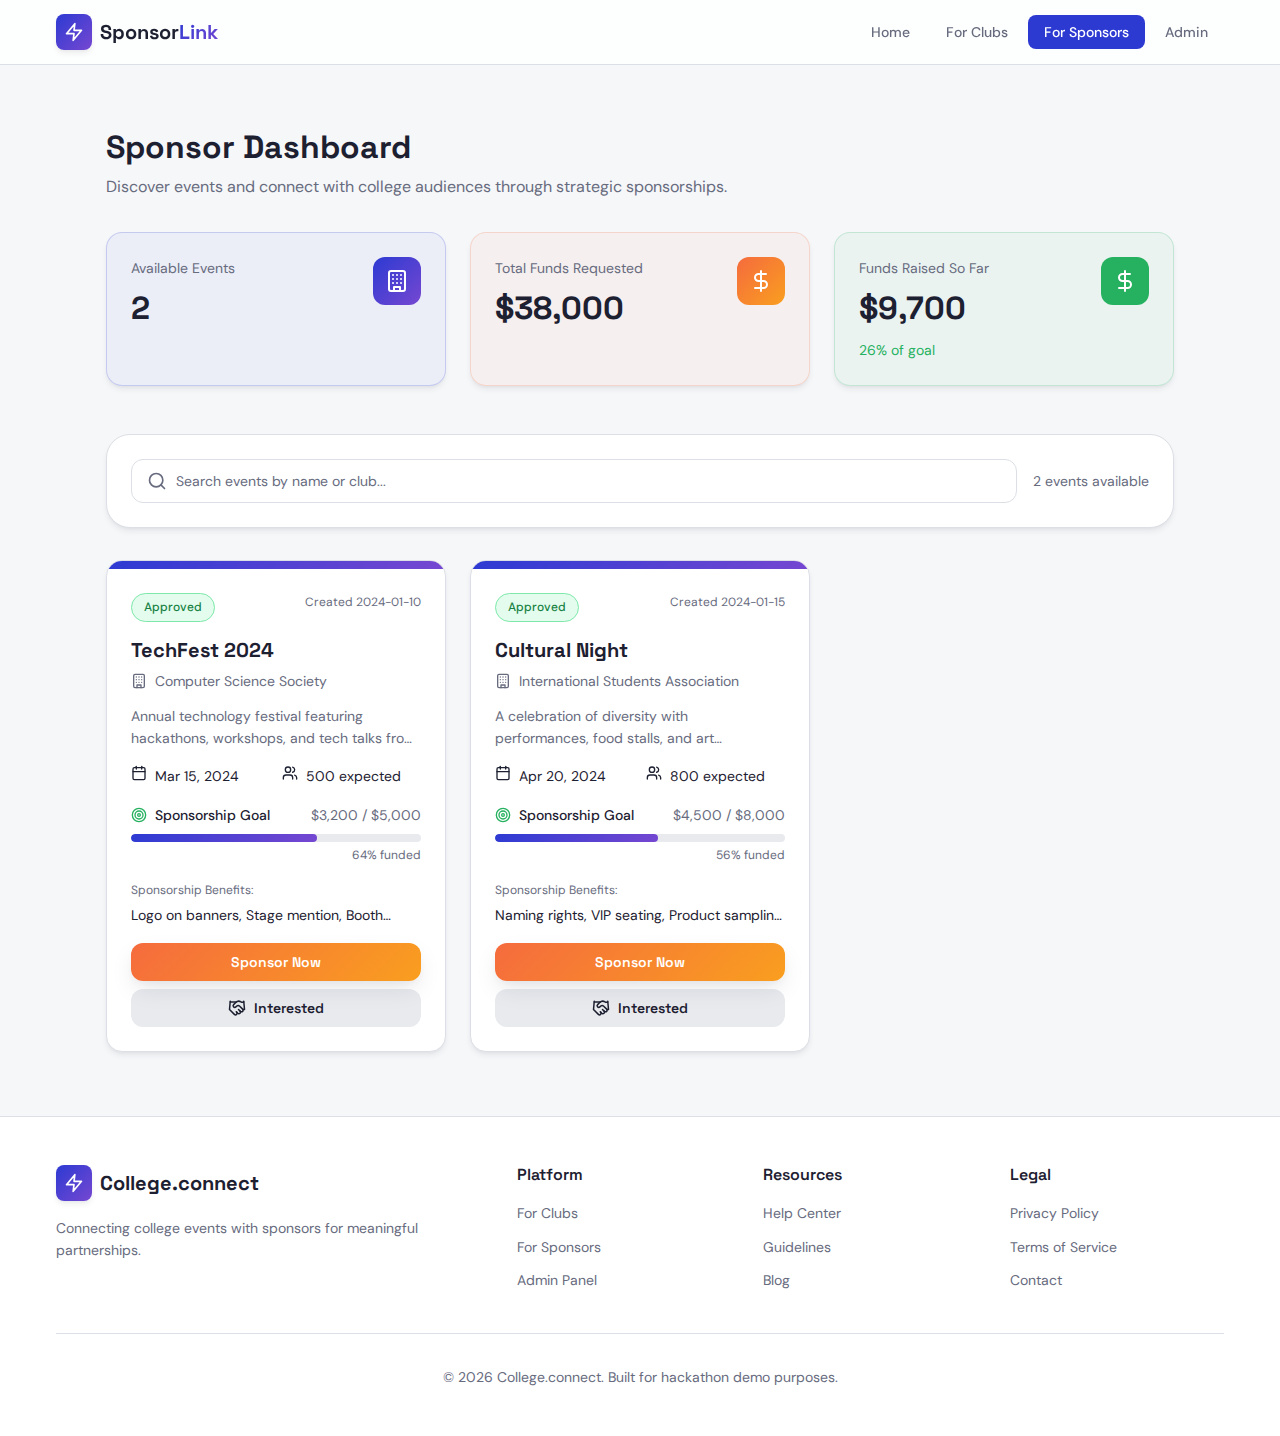
<file: college.connect/public/sponser.html>
<!DOCTYPE html>
<html lang="en">
<head>
  <meta charset="UTF-8">
  <meta name="viewport" content="width=device-width, initial-scale=1.0">
  <meta name="description" content="Sponsor Dashboard - Discover events and connect with college audiences through sponsorships.">
  <title>Sponsor Dashboard - College.connect</title>
  <link rel="stylesheet" href="style.css">
</head>
<body data-page="sponsor">
  
  <!-- Navbar -->
  <nav class="navbar">
    <div class="container">
      <a href="index.html" class="logo">
        <div class="logo-icon">
          <svg xmlns="http://www.w3.org/2000/svg" width="20" height="20" viewBox="0 0 24 24" fill="none" stroke="currentColor" stroke-width="2" stroke-linecap="round" stroke-linejoin="round"><polygon points="13 2 3 14 12 14 11 22 21 10 12 10 13 2"/></svg>
        </div>
        <div class="logo-text">Sponsor<span>Link</span></div>
      </a>
      
      <ul class="nav-links">
        <li><a href="index.html">Home</a></li>
        <li><a href="club.html">For Clubs</a></li>
        <li><a href="sponsor.html" class="active">For Sponsors</a></li>
        <li><a href="admin.html">Admin</a></li>
      </ul>
      
      <button class="mobile-menu-btn" id="mobile-menu-btn" onclick="toggleMobileMenu()">
        <svg xmlns="http://www.w3.org/2000/svg" width="24" height="24" viewBox="0 0 24 24" fill="none" stroke="currentColor" stroke-width="2" stroke-linecap="round" stroke-linejoin="round"><line x1="4" x2="20" y1="12" y2="12"/><line x1="4" x2="20" y1="6" y2="6"/><line x1="4" x2="20" y1="18" y2="18"/></svg>
      </button>
    </div>
    
    <div class="mobile-nav" id="mobile-nav">
      <a href="index.html">Home</a>
      <a href="club.html">For Clubs</a>
      <a href="sponsor.html" class="active">For Sponsors</a>
      <a href="admin.html">Admin</a>
    </div>
  </nav>

  <!-- Main Content -->
  <main class="page">
    <div class="container" style="max-width: 1100px; padding-top: 2rem; padding-bottom: 4rem;">
      
      <!-- Page Header -->
      <div class="page-header">
        <h1 class="page-title">Sponsor Dashboard</h1>
        <p class="page-description">Discover events and connect with college audiences through strategic sponsorships.</p>
      </div>

      <!-- Stats -->
      <div class="dashboard-stats" id="sponsor-stats">
        <!-- Stats will be rendered here by JavaScript -->
      </div>

      <!-- Search -->
      <div class="search-section">
        <div class="search-wrapper">
          <div class="search-input-wrapper">
            <svg xmlns="http://www.w3.org/2000/svg" width="20" height="20" viewBox="0 0 24 24" fill="none" stroke="currentColor" stroke-width="2" stroke-linecap="round" stroke-linejoin="round"><circle cx="11" cy="11" r="8"/><path d="m21 21-4.3-4.3"/></svg>
            <input type="text" class="form-input" placeholder="Search events by name or club..." oninput="handleSearch(event)">
          </div>
          <p class="search-count" id="events-count">0 events available</p>
        </div>
      </div>

      <!-- Events List -->
      <div id="events-container">
        <!-- Events will be rendered here by JavaScript -->
      </div>

    </div>
  </main>

  <!-- Sponsor Modal -->
  <div class="modal-overlay" id="sponsor-modal">
    <div class="modal">
      <div class="modal-header">
        <h3 class="modal-title" id="modal-event-name">Sponsor Event</h3>
        <p class="modal-description" id="modal-club-name">Support this club by contributing to their event.</p>
      </div>
      <div class="modal-body">
        <div class="modal-info">
          <div class="modal-info-row">
            <span class="modal-info-label">Goal</span>
            <span class="modal-info-value" id="modal-goal">$0</span>
          </div>
          <div class="modal-info-row">
            <span class="modal-info-label">Raised</span>
            <span class="modal-info-value success" id="modal-raised">$0</span>
          </div>
        </div>
        
        <div class="form-group">
          <label class="form-label" for="sponsor-amount">Sponsorship Amount ($)</label>
          <input type="number" class="form-input" id="sponsor-amount" placeholder="Enter amount">
        </div>
        
        <div class="modal-actions">
          <button class="btn btn-secondary" style="flex: 1;" onclick="closeSponsorModal()">Cancel</button>
          <button class="btn btn-accent" style="flex: 1;" onclick="confirmSponsorship()">Confirm Sponsorship</button>
        </div>
      </div>
    </div>
  </div>

  <!-- Footer -->
  <footer class="footer">
    <div class="container">
      <div class="footer-grid">
        <div class="footer-brand">
          <a href="index.html" class="logo">
            <div class="logo-icon">
              <svg xmlns="http://www.w3.org/2000/svg" width="20" height="20" viewBox="0 0 24 24" fill="none" stroke="currentColor" stroke-width="2" stroke-linecap="round" stroke-linejoin="round"><polygon points="13 2 3 14 12 14 11 22 21 10 12 10 13 2"/></svg>
            </div>
            <div class="logo-text">College.connect</div>
          </a>
          <p class="footer-brand-text">Connecting college events with sponsors for meaningful partnerships.</p>
        </div>
        
        <div class="footer-column">
          <h4>Platform</h4>
          <ul class="footer-links">
            <li><a href="club.html">For Clubs</a></li>
            <li><a href="sponsor.html">For Sponsors</a></li>
            <li><a href="admin.html">Admin Panel</a></li>
          </ul>
        </div>
        
        <div class="footer-column">
          <h4>Resources</h4>
          <ul class="footer-links">
            <li><a href="#">Help Center</a></li>
            <li><a href="#">Guidelines</a></li>
            <li><a href="#">Blog</a></li>
          </ul>
        </div>
        
        <div class="footer-column">
          <h4>Legal</h4>
          <ul class="footer-links">
            <li><a href="#">Privacy Policy</a></li>
            <li><a href="#">Terms of Service</a></li>
            <li><a href="#">Contact</a></li>
          </ul>
        </div>
      </div>
      
      <div class="footer-bottom">
        <p>© 2026 College.connect. Built for hackathon demo purposes.</p>
      </div>
    </div>
  </footer>

  <script src="script.js"></script>
</body>
</html>
</file>
<file: style.css>
/* ============================================
   SponsorLink - CSS Stylesheet
   College Club Sponsorship Platform
   ============================================ */

/* Google Fonts Import */
@import url('https://fonts.googleapis.com/css2?family=DM+Sans:ital,opsz,wght@0,9..40,400;0,9..40,500;0,9..40,600;0,9..40,700;1,9..40,400&family=Space+Grotesk:wght@400;500;600;700&display=swap');

/* CSS Variables - Design System */
:root {
  /* Colors */
  --background: hsl(220, 20%, 97%);
  --foreground: hsl(230, 25%, 15%);
  --card: hsl(0, 0%, 100%);
  --card-foreground: hsl(230, 25%, 15%);
  --primary: hsl(235, 65%, 50%);
  --primary-foreground: hsl(0, 0%, 100%);
  --secondary: hsl(220, 15%, 92%);
  --secondary-foreground: hsl(230, 25%, 15%);
  --muted: hsl(220, 15%, 92%);
  --muted-foreground: hsl(230, 10%, 45%);
  --accent: hsl(15, 90%, 60%);
  --accent-foreground: hsl(0, 0%, 100%);
  --success: hsl(145, 65%, 42%);
  --success-foreground: hsl(0, 0%, 100%);
  --destructive: hsl(0, 84%, 60%);
  --destructive-foreground: hsl(0, 0%, 100%);
  --border: hsl(220, 15%, 88%);
  
  /* Gradients */
  --gradient-primary: linear-gradient(135deg, hsl(235, 65%, 50%) 0%, hsl(260, 60%, 55%) 100%);
  --gradient-accent: linear-gradient(135deg, hsl(15, 90%, 60%) 0%, hsl(35, 95%, 55%) 100%);
  --gradient-hero: linear-gradient(180deg, hsl(220, 20%, 97%) 0%, hsl(230, 25%, 94%) 100%);
  
  /* Shadows */
  --shadow-sm: 0 1px 2px 0 hsla(230, 25%, 15%, 0.05);
  --shadow-md: 0 4px 6px -1px hsla(230, 25%, 15%, 0.08), 0 2px 4px -2px hsla(230, 25%, 15%, 0.06);
  --shadow-lg: 0 10px 25px -3px hsla(230, 25%, 15%, 0.1), 0 4px 10px -4px hsla(230, 25%, 15%, 0.08);
  --shadow-xl: 0 20px 40px -5px hsla(230, 25%, 15%, 0.12);
  --shadow-glow: 0 0 30px hsla(235, 65%, 50%, 0.15);
  --shadow-accent-glow: 0 0 30px hsla(15, 90%, 60%, 0.2);
  
  /* Typography */
  --font-display: 'Space Grotesk', sans-serif;
  --font-body: 'DM Sans', sans-serif;
  
  /* Spacing */
  --radius: 0.75rem;
}

/* Reset & Base Styles */
*, *::before, *::after {
  box-sizing: border-box;
  margin: 0;
  padding: 0;
}

html {
  scroll-behavior: smooth;
}

body {
  font-family: var(--font-body);
  background-color: var(--background);
  color: var(--foreground);
  line-height: 1.6;
  -webkit-font-smoothing: antialiased;
}

h1, h2, h3, h4, h5, h6 {
  font-family: var(--font-display);
  line-height: 1.2;
}

a {
  text-decoration: none;
  color: inherit;
}

img {
  max-width: 100%;
  display: block;
}

/* Container */
.container {
  width: 100%;
  max-width: 1200px;
  margin: 0 auto;
  padding: 0 1rem;
}

/* ============================================
   NAVBAR
   ============================================ */
.navbar {
  position: fixed;
  top: 0;
  left: 0;
  right: 0;
  z-index: 100;
  background: hsla(0, 0%, 100%, 0.8);
  backdrop-filter: blur(12px);
  border-bottom: 1px solid var(--border);
}

.navbar .container {
  display: flex;
  align-items: center;
  justify-content: space-between;
  height: 64px;
}

.logo {
  display: flex;
  align-items: center;
  gap: 0.5rem;
}

.logo-icon {
  width: 36px;
  height: 36px;
  border-radius: 8px;
  background: var(--gradient-primary);
  display: flex;
  align-items: center;
  justify-content: center;
  box-shadow: var(--shadow-md);
  transition: box-shadow 0.3s ease;
}

.logo:hover .logo-icon {
  box-shadow: var(--shadow-glow);
}

.logo-icon svg {
  width: 20px;
  height: 20px;
  color: var(--primary-foreground);
}

.logo-text {
  font-family: var(--font-display);
  font-weight: 700;
  font-size: 1.25rem;
}

.logo-text span {
  background: var(--gradient-primary);
  -webkit-background-clip: text;
  -webkit-text-fill-color: transparent;
  background-clip: text;
}

.nav-links {
  display: flex;
  align-items: center;
  gap: 0.25rem;
  list-style: none;
}

.nav-links a {
  padding: 0.5rem 1rem;
  border-radius: 0.5rem;
  font-size: 0.875rem;
  font-weight: 500;
  color: var(--muted-foreground);
  transition: all 0.2s ease;
}

.nav-links a:hover {
  color: var(--foreground);
  background: var(--secondary);
}

.nav-links a.active {
  background: var(--primary);
  color: var(--primary-foreground);
}

.mobile-menu-btn {
  display: none;
  background: none;
  border: none;
  padding: 0.5rem;
  cursor: pointer;
  color: var(--foreground);
}

.mobile-menu-btn svg {
  width: 24px;
  height: 24px;
}

.mobile-nav {
  display: none;
  padding: 1rem;
  border-top: 1px solid var(--border);
}

.mobile-nav.open {
  display: block;
}

.mobile-nav a {
  display: block;
  padding: 0.75rem 1rem;
  border-radius: 0.5rem;
  font-weight: 500;
  color: var(--muted-foreground);
  transition: all 0.2s ease;
}

.mobile-nav a:hover,
.mobile-nav a.active {
  background: var(--primary);
  color: var(--primary-foreground);
}

@media (max-width: 768px) {
  .nav-links {
    display: none;
  }
  
  .mobile-menu-btn {
    display: block;
  }
}

/* ============================================
   BUTTONS
   ============================================ */
.btn {
  display: inline-flex;
  align-items: center;
  justify-content: center;
  gap: 0.5rem;
  padding: 0.625rem 1.25rem;
  border-radius: var(--radius);
  font-family: var(--font-display);
  font-size: 0.875rem;
  font-weight: 600;
  border: none;
  cursor: pointer;
  transition: all 0.2s ease;
  white-space: nowrap;
}

.btn svg {
  width: 18px;
  height: 18px;
}

.btn-primary {
  background: var(--primary);
  color: var(--primary-foreground);
  box-shadow: var(--shadow-md);
}

.btn-primary:hover {
  background: hsl(235, 65%, 45%);
  box-shadow: var(--shadow-lg);
  transform: translateY(-2px);
}

.btn-hero {
  background: var(--gradient-primary);
  color: var(--primary-foreground);
  box-shadow: var(--shadow-lg);
}

.btn-hero:hover {
  box-shadow: var(--shadow-xl);
  transform: translateY(-4px);
}

.btn-accent {
  background: var(--gradient-accent);
  color: var(--accent-foreground);
  box-shadow: var(--shadow-lg);
}

.btn-accent:hover {
  box-shadow: var(--shadow-accent-glow);
  transform: translateY(-4px);
}

.btn-outline {
  background: transparent;
  border: 2px solid var(--primary);
  color: var(--primary);
}

.btn-outline:hover {
  background: var(--primary);
  color: var(--primary-foreground);
}

.btn-secondary {
  background: var(--secondary);
  color: var(--secondary-foreground);
}

.btn-secondary:hover {
  background: hsl(220, 15%, 88%);
}

.btn-success {
  background: var(--success);
  color: var(--success-foreground);
  box-shadow: var(--shadow-md);
}

.btn-success:hover {
  background: hsl(145, 65%, 38%);
}

.btn-destructive {
  background: var(--destructive);
  color: var(--destructive-foreground);
  box-shadow: var(--shadow-md);
}

.btn-destructive:hover {
  background: hsl(0, 84%, 55%);
}

.btn-lg {
  padding: 0.875rem 2rem;
  font-size: 1rem;
  border-radius: 0.875rem;
}

.btn-xl {
  padding: 1rem 2.5rem;
  font-size: 1.125rem;
  border-radius: 1rem;
}

.btn-block {
  width: 100%;
}

/* ============================================
   FORMS
   ============================================ */
.form-group {
  margin-bottom: 1.25rem;
}

.form-label {
  display: block;
  margin-bottom: 0.5rem;
  font-size: 0.875rem;
  font-weight: 500;
  color: var(--foreground);
}

.form-input,
.form-textarea {
  width: 100%;
  padding: 0.75rem 1rem;
  border: 1px solid var(--border);
  border-radius: var(--radius);
  font-family: var(--font-body);
  font-size: 0.875rem;
  background: var(--card);
  color: var(--foreground);
  transition: all 0.2s ease;
}

.form-input:focus,
.form-textarea:focus {
  outline: none;
  border-color: var(--primary);
  box-shadow: 0 0 0 3px hsla(235, 65%, 50%, 0.1);
}

.form-input::placeholder,
.form-textarea::placeholder {
  color: var(--muted-foreground);
}

.form-textarea {
  resize: vertical;
  min-height: 100px;
}

.form-grid {
  display: grid;
  grid-template-columns: repeat(2, 1fr);
  gap: 1rem;
}

@media (max-width: 768px) {
  .form-grid {
    grid-template-columns: 1fr;
  }
}

/* ============================================
   CARDS
   ============================================ */
.card {
  background: var(--card);
  border: 1px solid var(--border);
  border-radius: 1rem;
  box-shadow: var(--shadow-md);
  overflow: hidden;
  transition: all 0.3s ease;
}

.card:hover {
  box-shadow: var(--shadow-lg);
}

.card-header-accent {
  height: 8px;
  background: var(--gradient-primary);
}

.card-body {
  padding: 1.5rem;
}

/* Event Card */
.event-card {
  position: relative;
}

.event-card:hover {
  transform: translateY(-4px);
}

.event-status {
  display: inline-block;
  padding: 0.25rem 0.75rem;
  border-radius: 9999px;
  font-size: 0.75rem;
  font-weight: 500;
  border: 1px solid;
}

.event-status.pending {
  background: hsl(45, 100%, 94%);
  color: hsl(45, 90%, 35%);
  border-color: hsl(45, 90%, 75%);
}

.event-status.approved {
  background: hsl(145, 80%, 94%);
  color: hsl(145, 70%, 30%);
  border-color: hsl(145, 70%, 70%);
}

.event-status.rejected {
  background: hsl(0, 80%, 94%);
  color: hsl(0, 70%, 40%);
  border-color: hsl(0, 70%, 75%);
}

.event-card-header {
  display: flex;
  justify-content: space-between;
  align-items: flex-start;
  margin-bottom: 1rem;
}

.event-date-created {
  font-size: 0.75rem;
  color: var(--muted-foreground);
}

.event-title {
  font-size: 1.25rem;
  font-weight: 700;
  color: var(--foreground);
  margin-bottom: 0.5rem;
  transition: color 0.2s ease;
}

.event-card:hover .event-title {
  color: var(--primary);
}

.event-club {
  display: flex;
  align-items: center;
  gap: 0.5rem;
  font-size: 0.875rem;
  color: var(--muted-foreground);
  margin-bottom: 0.75rem;
}

.event-club svg {
  width: 16px;
  height: 16px;
}

.event-description {
  font-size: 0.875rem;
  color: var(--muted-foreground);
  margin-bottom: 1rem;
  display: -webkit-box;
  -webkit-line-clamp: 2;
  -webkit-box-orient: vertical;
  overflow: hidden;
}

.event-meta {
  display: grid;
  grid-template-columns: repeat(2, 1fr);
  gap: 0.75rem;
  margin-bottom: 1rem;
}

.event-meta-item {
  display: flex;
  align-items: center;
  gap: 0.5rem;
  font-size: 0.875rem;
}

.event-meta-item svg {
  width: 16px;
  height: 16px;
  flex-shrink: 0;
}

.event-meta-item svg.primary {
  color: var(--primary);
}

.event-meta-item svg.accent {
  color: var(--accent);
}

/* Progress Bar */
.progress-section {
  margin-bottom: 1rem;
}

.progress-header {
  display: flex;
  justify-content: space-between;
  align-items: center;
  margin-bottom: 0.5rem;
  font-size: 0.875rem;
}

.progress-label {
  display: flex;
  align-items: center;
  gap: 0.5rem;
  font-weight: 500;
}

.progress-label svg {
  width: 16px;
  height: 16px;
  color: var(--success);
}

.progress-amount {
  color: var(--muted-foreground);
}

.progress-bar {
  width: 100%;
  height: 8px;
  background: var(--secondary);
  border-radius: 4px;
  overflow: hidden;
}

.progress-fill {
  height: 100%;
  background: var(--gradient-primary);
  border-radius: 4px;
  transition: width 0.5s ease;
}

.progress-percent {
  text-align: right;
  font-size: 0.75rem;
  color: var(--muted-foreground);
  margin-top: 0.25rem;
}

.event-benefits {
  margin-bottom: 1rem;
}

.event-benefits-label {
  font-size: 0.75rem;
  color: var(--muted-foreground);
  margin-bottom: 0.25rem;
}

.event-benefits-text {
  font-size: 0.875rem;
  color: var(--foreground);
  display: -webkit-box;
  -webkit-line-clamp: 1;
  -webkit-box-orient: vertical;
  overflow: hidden;
}

.event-actions {
  display: flex;
  gap: 0.5rem;
}

/* Stats Card */
.stats-card {
  padding: 1.5rem;
  border-radius: 1rem;
  border: 1px solid var(--border);
  box-shadow: var(--shadow-md);
}

.stats-card.default {
  background: var(--card);
}

.stats-card.primary {
  background: hsla(235, 65%, 50%, 0.05);
  border-color: hsla(235, 65%, 50%, 0.2);
}

.stats-card.accent {
  background: hsla(15, 90%, 60%, 0.05);
  border-color: hsla(15, 90%, 60%, 0.2);
}

.stats-card.success {
  background: hsla(145, 65%, 42%, 0.05);
  border-color: hsla(145, 65%, 42%, 0.2);
}

.stats-card-content {
  display: flex;
  justify-content: space-between;
  align-items: flex-start;
}

.stats-title {
  font-size: 0.875rem;
  color: var(--muted-foreground);
  margin-bottom: 0.25rem;
}

.stats-value {
  font-family: var(--font-display);
  font-size: 2rem;
  font-weight: 700;
  color: var(--foreground);
}

.stats-trend {
  font-size: 0.875rem;
  color: var(--success);
  margin-top: 0.25rem;
}

.stats-icon {
  width: 48px;
  height: 48px;
  border-radius: 0.75rem;
  display: flex;
  align-items: center;
  justify-content: center;
}

.stats-icon.default {
  background: var(--secondary);
  color: var(--foreground);
}

.stats-icon.primary {
  background: var(--gradient-primary);
  color: var(--primary-foreground);
}

.stats-icon.accent {
  background: var(--gradient-accent);
  color: var(--accent-foreground);
}

.stats-icon.success {
  background: var(--success);
  color: var(--success-foreground);
}

.stats-icon svg {
  width: 24px;
  height: 24px;
}

/* ============================================
   HERO SECTION
   ============================================ */
.hero {
  padding: 8rem 1rem 5rem;
  background: var(--gradient-hero);
  position: relative;
  overflow: hidden;
}

.hero::before {
  content: '';
  position: absolute;
  top: 5rem;
  left: 2rem;
  width: 18rem;
  height: 18rem;
  background: hsla(235, 65%, 50%, 0.05);
  border-radius: 50%;
  filter: blur(60px);
}

.hero::after {
  content: '';
  position: absolute;
  bottom: 5rem;
  right: 2rem;
  width: 24rem;
  height: 24rem;
  background: hsla(15, 90%, 60%, 0.05);
  border-radius: 50%;
  filter: blur(60px);
}

.hero-content {
  position: relative;
  z-index: 1;
  text-align: center;
  max-width: 800px;
  margin: 0 auto;
}

.hero-badge {
  display: inline-flex;
  align-items: center;
  gap: 0.5rem;
  padding: 0.5rem 1rem;
  background: hsla(235, 65%, 50%, 0.1);
  border: 1px solid hsla(235, 65%, 50%, 0.2);
  border-radius: 9999px;
  font-size: 0.875rem;
  font-weight: 500;
  color: var(--primary);
  margin-bottom: 1.5rem;
  animation: fadeInUp 0.5s ease;
}

.hero-badge svg {
  width: 16px;
  height: 16px;
}

.hero-title {
  font-size: 3rem;
  font-weight: 700;
  color: var(--foreground);
  margin-bottom: 1.5rem;
  line-height: 1.1;
  animation: fadeInUp 0.6s ease;
}

.hero-title span {
  display: block;
  background: var(--gradient-primary);
  -webkit-background-clip: text;
  -webkit-text-fill-color: transparent;
  background-clip: text;
}

.hero-description {
  font-size: 1.25rem;
  color: var(--muted-foreground);
  margin-bottom: 2.5rem;
  animation: fadeInUp 0.7s ease;
}

.hero-buttons {
  display: flex;
  flex-wrap: wrap;
  justify-content: center;
  gap: 1rem;
  animation: fadeInUp 0.8s ease;
}

@media (max-width: 768px) {
  .hero-title {
    font-size: 2rem;
  }
  
  .hero-description {
    font-size: 1rem;
  }
  
  .hero-buttons {
    flex-direction: column;
    align-items: center;
  }
}

/* ============================================
   STATS SECTION
   ============================================ */
.stats-section {
  background: var(--card);
  border-top: 1px solid var(--border);
  border-bottom: 1px solid var(--border);
  padding: 3rem 1rem;
}

.stats-grid {
  display: grid;
  grid-template-columns: repeat(4, 1fr);
  gap: 2rem;
}

.stat-item {
  text-align: center;
}

.stat-icon-wrapper {
  display: inline-flex;
  align-items: center;
  justify-content: center;
  width: 48px;
  height: 48px;
  background: hsla(235, 65%, 50%, 0.1);
  border-radius: 0.75rem;
  margin-bottom: 0.75rem;
}

.stat-icon-wrapper svg {
  width: 24px;
  height: 24px;
  color: var(--primary);
}

.stat-value {
  font-family: var(--font-display);
  font-size: 2rem;
  font-weight: 700;
  color: var(--foreground);
}

.stat-label {
  font-size: 0.875rem;
  color: var(--muted-foreground);
}

@media (max-width: 768px) {
  .stats-grid {
    grid-template-columns: repeat(2, 1fr);
  }
}

/* ============================================
   FEATURES SECTION
   ============================================ */
.features {
  padding: 6rem 1rem;
}

.section-header {
  text-align: center;
  margin-bottom: 4rem;
}

.section-title {
  font-size: 2rem;
  font-weight: 700;
  color: var(--foreground);
  margin-bottom: 1rem;
}

.section-description {
  color: var(--muted-foreground);
  max-width: 600px;
  margin: 0 auto;
}

.features-grid {
  display: grid;
  grid-template-columns: repeat(3, 1fr);
  gap: 2rem;
}

.feature-card {
  padding: 2rem;
  background: var(--card);
  border: 1px solid var(--border);
  border-radius: 1.5rem;
  box-shadow: var(--shadow-md);
  transition: all 0.3s ease;
}

.feature-card:hover {
  box-shadow: var(--shadow-lg);
  transform: translateY(-4px);
}

.feature-icon {
  width: 56px;
  height: 56px;
  background: var(--gradient-primary);
  border-radius: 1rem;
  display: flex;
  align-items: center;
  justify-content: center;
  margin-bottom: 1.5rem;
  box-shadow: var(--shadow-md);
  transition: box-shadow 0.3s ease;
}

.feature-card:hover .feature-icon {
  box-shadow: var(--shadow-glow);
}

.feature-icon svg {
  width: 28px;
  height: 28px;
  color: var(--primary-foreground);
}

.feature-title {
  font-size: 1.25rem;
  font-weight: 700;
  color: var(--foreground);
  margin-bottom: 0.75rem;
}

.feature-description {
  color: var(--muted-foreground);
  font-size: 0.9375rem;
}

@media (max-width: 768px) {
  .features-grid {
    grid-template-columns: 1fr;
  }
}

/* ============================================
   HOW IT WORKS SECTION
   ============================================ */
.how-it-works {
  padding: 6rem 1rem;
  background: hsla(220, 15%, 92%, 0.3);
}

.steps-grid {
  display: grid;
  grid-template-columns: repeat(3, 1fr);
  gap: 2rem;
  position: relative;
}

.steps-grid::before {
  content: '';
  position: absolute;
  top: 32px;
  left: 25%;
  right: 25%;
  height: 2px;
  background: linear-gradient(90deg, var(--primary), var(--accent), var(--success));
}

.step {
  text-align: center;
  position: relative;
}

.step-number {
  width: 48px;
  height: 48px;
  background: var(--gradient-primary);
  border-radius: 50%;
  display: flex;
  align-items: center;
  justify-content: center;
  margin: 0 auto 1.5rem;
  font-family: var(--font-display);
  font-size: 1rem;
  font-weight: 700;
  color: var(--primary-foreground);
  position: relative;
  z-index: 1;
}

.step-icon {
  width: 64px;
  height: 64px;
  background: var(--card);
  border: 1px solid var(--border);
  border-radius: 1rem;
  display: flex;
  align-items: center;
  justify-content: center;
  margin: 0 auto 1.5rem;
  box-shadow: var(--shadow-md);
}

.step-icon svg {
  width: 32px;
  height: 32px;
  color: var(--primary);
}

.step-title {
  font-size: 1.25rem;
  font-weight: 700;
  color: var(--foreground);
  margin-bottom: 0.75rem;
}

.step-description {
  color: var(--muted-foreground);
  font-size: 0.9375rem;
}

@media (max-width: 768px) {
  .steps-grid {
    grid-template-columns: 1fr;
  }
  
  .steps-grid::before {
    display: none;
  }
}

/* ============================================
   CTA SECTION
   ============================================ */
.cta-section {
  padding: 6rem 1rem;
}

.cta-card {
  background: var(--card);
  border: 1px solid var(--border);
  border-radius: 2rem;
  padding: 4rem;
  text-align: center;
  position: relative;
  overflow: hidden;
  box-shadow: var(--shadow-xl);
}

.cta-card::before {
  content: '';
  position: absolute;
  top: 0;
  left: 0;
  right: 0;
  height: 8px;
  background: var(--gradient-primary);
}

.cta-card::after {
  content: '';
  position: absolute;
  top: -5rem;
  right: -5rem;
  width: 16rem;
  height: 16rem;
  background: hsla(235, 65%, 50%, 0.1);
  border-radius: 50%;
  filter: blur(60px);
}

.cta-content {
  position: relative;
  z-index: 1;
}

.cta-title {
  font-size: 2rem;
  font-weight: 700;
  color: var(--foreground);
  margin-bottom: 1rem;
}

.cta-description {
  color: var(--muted-foreground);
  margin-bottom: 2rem;
  max-width: 500px;
  margin-left: auto;
  margin-right: auto;
}

.cta-buttons {
  display: flex;
  flex-wrap: wrap;
  justify-content: center;
  gap: 1rem;
}

@media (max-width: 768px) {
  .cta-card {
    padding: 2.5rem 1.5rem;
  }
  
  .cta-buttons {
    flex-direction: column;
    align-items: center;
  }
}

/* ============================================
   FOOTER
   ============================================ */
.footer {
  background: var(--card);
  border-top: 1px solid var(--border);
  padding: 3rem 1rem;
}

.footer-grid {
  display: grid;
  grid-template-columns: 2fr repeat(3, 1fr);
  gap: 2rem;
  margin-bottom: 2rem;
}

.footer-brand .logo {
  margin-bottom: 1rem;
}

.footer-brand-text {
  font-size: 0.875rem;
  color: var(--muted-foreground);
}

.footer-column h4 {
  font-family: var(--font-display);
  font-weight: 600;
  color: var(--foreground);
  margin-bottom: 1rem;
}

.footer-links {
  list-style: none;
}

.footer-links li {
  margin-bottom: 0.5rem;
}

.footer-links a {
  font-size: 0.875rem;
  color: var(--muted-foreground);
  transition: color 0.2s ease;
}

.footer-links a:hover {
  color: var(--primary);
}

.footer-bottom {
  border-top: 1px solid var(--border);
  padding-top: 2rem;
  text-align: center;
}

.footer-bottom p {
  font-size: 0.875rem;
  color: var(--muted-foreground);
}

@media (max-width: 768px) {
  .footer-grid {
    grid-template-columns: 1fr 1fr;
  }
  
  .footer-brand {
    grid-column: span 2;
  }
}

/* ============================================
   PAGE LAYOUTS
   ============================================ */
.page {
  padding-top: 6rem;
  min-height: 100vh;
}

.page-header {
  margin-bottom: 2rem;
}

.page-badge {
  display: inline-flex;
  align-items: center;
  gap: 0.5rem;
  padding: 0.25rem 0.75rem;
  background: hsla(235, 65%, 50%, 0.1);
  border: 1px solid hsla(235, 65%, 50%, 0.2);
  border-radius: 9999px;
  font-size: 0.75rem;
  font-weight: 500;
  color: var(--primary);
  margin-bottom: 1rem;
}

.page-title {
  font-size: 2rem;
  font-weight: 700;
  color: var(--foreground);
  margin-bottom: 0.5rem;
}

.page-description {
  color: var(--muted-foreground);
}

.section-with-icon {
  display: flex;
  align-items: center;
  gap: 0.75rem;
  margin-bottom: 1.5rem;
}

.section-icon {
  width: 40px;
  height: 40px;
  border-radius: 0.75rem;
  display: flex;
  align-items: center;
  justify-content: center;
}

.section-icon.primary {
  background: var(--gradient-primary);
  color: var(--primary-foreground);
}

.section-icon.accent {
  background: var(--gradient-accent);
  color: var(--accent-foreground);
}

.section-icon.success {
  background: var(--success);
  color: var(--success-foreground);
}

.section-icon svg {
  width: 20px;
  height: 20px;
}

.section-info h2 {
  font-size: 1.5rem;
  font-weight: 700;
  color: var(--foreground);
}

.section-info p {
  font-size: 0.875rem;
  color: var(--muted-foreground);
}

/* Dashboard Cards Grid */
.dashboard-stats {
  display: grid;
  grid-template-columns: repeat(auto-fit, minmax(250px, 1fr));
  gap: 1.5rem;
  margin-bottom: 3rem;
}

.events-grid {
  display: grid;
  grid-template-columns: repeat(auto-fill, minmax(340px, 1fr));
  gap: 1.5rem;
}

/* Create Event Section */
.create-section {
  background: var(--card);
  border: 1px solid var(--border);
  border-radius: 1.5rem;
  box-shadow: var(--shadow-md);
  margin-bottom: 3rem;
  overflow: hidden;
}

.create-section-header {
  display: flex;
  align-items: center;
  justify-content: space-between;
  padding: 1.5rem;
  border-bottom: 1px solid var(--border);
}

.create-section-info {
  display: flex;
  align-items: center;
  gap: 0.75rem;
}

.create-section-icon {
  width: 40px;
  height: 40px;
  background: var(--gradient-primary);
  border-radius: 0.75rem;
  display: flex;
  align-items: center;
  justify-content: center;
}

.create-section-icon svg {
  width: 20px;
  height: 20px;
  color: var(--primary-foreground);
}

.create-section-text h2 {
  font-size: 1.25rem;
  font-weight: 700;
  color: var(--foreground);
}

.create-section-text p {
  font-size: 0.875rem;
  color: var(--muted-foreground);
}

.create-form {
  padding: 1.5rem;
  display: none;
}

.create-form.open {
  display: block;
  animation: fadeIn 0.3s ease;
}

.form-actions {
  display: flex;
  justify-content: flex-end;
  margin-top: 1.5rem;
}

/* Search Section */
.search-section {
  background: var(--card);
  border: 1px solid var(--border);
  border-radius: 1.5rem;
  box-shadow: var(--shadow-md);
  padding: 1.5rem;
  margin-bottom: 2rem;
}

.search-wrapper {
  display: flex;
  align-items: center;
  gap: 1rem;
}

.search-input-wrapper {
  position: relative;
  flex: 1;
}

.search-input-wrapper svg {
  position: absolute;
  left: 1rem;
  top: 50%;
  transform: translateY(-50%);
  width: 20px;
  height: 20px;
  color: var(--muted-foreground);
}

.search-input-wrapper .form-input {
  padding-left: 2.75rem;
}

.search-count {
  font-size: 0.875rem;
  color: var(--muted-foreground);
  white-space: nowrap;
}

/* Empty State */
.empty-state {
  background: var(--card);
  border: 1px solid var(--border);
  border-radius: 1.5rem;
  padding: 4rem 2rem;
  text-align: center;
}

.empty-icon {
  width: 64px;
  height: 64px;
  background: var(--secondary);
  border-radius: 1rem;
  display: flex;
  align-items: center;
  justify-content: center;
  margin: 0 auto 1rem;
}

.empty-icon svg {
  width: 32px;
  height: 32px;
  color: var(--muted-foreground);
}

.empty-icon.success {
  background: hsla(145, 65%, 42%, 0.1);
}

.empty-icon.success svg {
  color: var(--success);
}

.empty-title {
  font-size: 1.125rem;
  font-weight: 600;
  color: var(--foreground);
  margin-bottom: 0.5rem;
}

.empty-text {
  color: var(--muted-foreground);
  margin-bottom: 1.5rem;
}

/* Modal */
.modal-overlay {
  position: fixed;
  inset: 0;
  background: rgba(0, 0, 0, 0.5);
  display: flex;
  align-items: center;
  justify-content: center;
  z-index: 200;
  opacity: 0;
  visibility: hidden;
  transition: all 0.3s ease;
}

.modal-overlay.open {
  opacity: 1;
  visibility: visible;
}

.modal {
  background: var(--card);
  border-radius: 1rem;
  width: 100%;
  max-width: 400px;
  margin: 1rem;
  transform: scale(0.95);
  transition: transform 0.3s ease;
}

.modal-overlay.open .modal {
  transform: scale(1);
}

.modal-header {
  padding: 1.5rem 1.5rem 0;
}

.modal-title {
  font-size: 1.25rem;
  font-weight: 700;
  color: var(--foreground);
  margin-bottom: 0.25rem;
}

.modal-description {
  font-size: 0.875rem;
  color: var(--muted-foreground);
}

.modal-body {
  padding: 1.5rem;
}

.modal-info {
  background: hsla(220, 15%, 92%, 0.5);
  border-radius: 0.75rem;
  padding: 1rem;
  margin-bottom: 1.5rem;
}

.modal-info-row {
  display: flex;
  justify-content: space-between;
  font-size: 0.875rem;
}

.modal-info-row:not(:last-child) {
  margin-bottom: 0.5rem;
}

.modal-info-label {
  color: var(--muted-foreground);
}

.modal-info-value {
  font-weight: 500;
  color: var(--foreground);
}

.modal-info-value.success {
  color: var(--success);
}

.modal-actions {
  display: flex;
  gap: 0.75rem;
  margin-top: 1.5rem;
}

/* Toast Notifications */
.toast-container {
  position: fixed;
  bottom: 1rem;
  right: 1rem;
  z-index: 300;
}

.toast {
  background: var(--card);
  border: 1px solid var(--border);
  border-radius: 0.75rem;
  padding: 1rem 1.5rem;
  box-shadow: var(--shadow-lg);
  margin-top: 0.5rem;
  animation: slideInRight 0.3s ease;
}

.toast.success {
  border-left: 4px solid var(--success);
}

.toast.error {
  border-left: 4px solid var(--destructive);
}

.toast-title {
  font-weight: 600;
  color: var(--foreground);
  margin-bottom: 0.25rem;
}

.toast-message {
  font-size: 0.875rem;
  color: var(--muted-foreground);
}

/* Animations */
@keyframes fadeIn {
  from {
    opacity: 0;
  }
  to {
    opacity: 1;
  }
}

@keyframes fadeInUp {
  from {
    opacity: 0;
    transform: translateY(20px);
  }
  to {
    opacity: 1;
    transform: translateY(0);
  }
}

@keyframes slideInRight {
  from {
    opacity: 0;
    transform: translateX(100%);
  }
  to {
    opacity: 1;
    transform: translateX(0);
  }
}

/* Utility Classes */
.hidden {
  display: none !important;
}

.sr-only {
  position: absolute;
  width: 1px;
  height: 1px;
  padding: 0;
  margin: -1px;
  overflow: hidden;
  clip: rect(0, 0, 0, 0);
  white-space: nowrap;
  border: 0;
}

/* ============================================
   INTERESTED FORM DROPDOWN
   ============================================ */
.interested-btn {
  display: flex;
  align-items: center;
  justify-content: center;
  gap: 0.5rem;
}

.interested-btn svg {
  width: 18px;
  height: 18px;
}

.interested-form-dropdown {
  max-height: 0;
  overflow: hidden;
  transition: max-height 0.3s ease, margin-top 0.3s ease, opacity 0.3s ease;
  opacity: 0;
  margin-top: 0;
}

.interested-form-dropdown.open {
  max-height: 500px;
  opacity: 1;
  margin-top: 1rem;
}

.interested-form-content {
  background: var(--background);
  border: 1px solid var(--border);
  border-radius: var(--radius);
  padding: 1.25rem;
}

.interested-form-title {
  font-family: var(--font-display);
  font-size: 1.1rem;
  font-weight: 600;
  color: var(--foreground);
  margin-bottom: 0.25rem;
}

.interested-form-subtitle {
  font-size: 0.875rem;
  color: var(--muted-foreground);
  margin-bottom: 1rem;
}

.interested-form-content .form-group {
  margin-bottom: 0.75rem;
}

.interested-form-content .form-group:last-of-type {
  margin-bottom: 1rem;
}

.interested-form-content .form-label {
  font-size: 0.8rem;
  margin-bottom: 0.35rem;
}

.interested-form-content .form-input,
.interested-form-content .form-textarea {
  font-size: 0.9rem;
  padding: 0.6rem 0.75rem;
}
</file>
<file: public/style.css>
/* ============================================
   SponsorLink - CSS Stylesheet
   College Club Sponsorship Platform
   ============================================ */

/* Google Fonts Import */
@import url('https://fonts.googleapis.com/css2?family=DM+Sans:ital,opsz,wght@0,9..40,400;0,9..40,500;0,9..40,600;0,9..40,700;1,9..40,400&family=Space+Grotesk:wght@400;500;600;700&display=swap');

/* CSS Variables - Design System */
:root {
  /* Colors */
  --background: hsl(220, 20%, 97%);
  --foreground: hsl(230, 25%, 15%);
  --card: hsl(0, 0%, 100%);
  --card-foreground: hsl(230, 25%, 15%);
  --primary: hsl(235, 65%, 50%);
  --primary-foreground: hsl(0, 0%, 100%);
  --secondary: hsl(220, 15%, 92%);
  --secondary-foreground: hsl(230, 25%, 15%);
  --muted: hsl(220, 15%, 92%);
  --muted-foreground: hsl(230, 10%, 45%);
  --accent: hsl(15, 90%, 60%);
  --accent-foreground: hsl(0, 0%, 100%);
  --success: hsl(145, 65%, 42%);
  --success-foreground: hsl(0, 0%, 100%);
  --destructive: hsl(0, 84%, 60%);
  --destructive-foreground: hsl(0, 0%, 100%);
  --border: hsl(220, 15%, 88%);
  
  /* Gradients */
  --gradient-primary: linear-gradient(135deg, hsl(235, 65%, 50%) 0%, hsl(260, 60%, 55%) 100%);
  --gradient-accent: linear-gradient(135deg, hsl(15, 90%, 60%) 0%, hsl(35, 95%, 55%) 100%);
  --gradient-hero: linear-gradient(180deg, hsl(220, 20%, 97%) 0%, hsl(230, 25%, 94%) 100%);
  
  /* Shadows */
  --shadow-sm: 0 1px 2px 0 hsla(230, 25%, 15%, 0.05);
  --shadow-md: 0 4px 6px -1px hsla(230, 25%, 15%, 0.08), 0 2px 4px -2px hsla(230, 25%, 15%, 0.06);
  --shadow-lg: 0 10px 25px -3px hsla(230, 25%, 15%, 0.1), 0 4px 10px -4px hsla(230, 25%, 15%, 0.08);
  --shadow-xl: 0 20px 40px -5px hsla(230, 25%, 15%, 0.12);
  --shadow-glow: 0 0 30px hsla(235, 65%, 50%, 0.15);
  --shadow-accent-glow: 0 0 30px hsla(15, 90%, 60%, 0.2);
  
  /* Typography */
  --font-display: 'Space Grotesk', sans-serif;
  --font-body: 'DM Sans', sans-serif;
  
  /* Spacing */
  --radius: 0.75rem;
}

/* Reset & Base Styles */
*, *::before, *::after {
  box-sizing: border-box;
  margin: 0;
  padding: 0;
}

html {
  scroll-behavior: smooth;
}

body {
  font-family: var(--font-body);
  background-color: var(--background);
  color: var(--foreground);
  line-height: 1.6;
  -webkit-font-smoothing: antialiased;
}

h1, h2, h3, h4, h5, h6 {
  font-family: var(--font-display);
  line-height: 1.2;
}

a {
  text-decoration: none;
  color: inherit;
}

img {
  max-width: 100%;
  display: block;
}

/* Container */
.container {
  width: 100%;
  max-width: 1200px;
  margin: 0 auto;
  padding: 0 1rem;
}

/* ============================================
   NAVBAR
   ============================================ */
.navbar {
  position: fixed;
  top: 0;
  left: 0;
  right: 0;
  z-index: 100;
  background: hsla(0, 0%, 100%, 0.8);
  backdrop-filter: blur(12px);
  border-bottom: 1px solid var(--border);
}

.navbar .container {
  display: flex;
  align-items: center;
  justify-content: space-between;
  height: 64px;
}

.logo {
  display: flex;
  align-items: center;
  gap: 0.5rem;
}

.logo-icon {
  width: 36px;
  height: 36px;
  border-radius: 8px;
  background: var(--gradient-primary);
  display: flex;
  align-items: center;
  justify-content: center;
  box-shadow: var(--shadow-md);
  transition: box-shadow 0.3s ease;
}

.logo:hover .logo-icon {
  box-shadow: var(--shadow-glow);
}

.logo-icon svg {
  width: 20px;
  height: 20px;
  color: var(--primary-foreground);
}

.logo-text {
  font-family: var(--font-display);
  font-weight: 700;
  font-size: 1.25rem;
}

.logo-text span {
  background: var(--gradient-primary);
  -webkit-background-clip: text;
  -webkit-text-fill-color: transparent;
  background-clip: text;
}

.nav-links {
  display: flex;
  align-items: center;
  gap: 0.25rem;
  list-style: none;
}

.nav-links a {
  padding: 0.5rem 1rem;
  border-radius: 0.5rem;
  font-size: 0.875rem;
  font-weight: 500;
  color: var(--muted-foreground);
  transition: all 0.2s ease;
}

.nav-links a:hover {
  color: var(--foreground);
  background: var(--secondary);
}

.nav-links a.active {
  background: var(--primary);
  color: var(--primary-foreground);
}

.mobile-menu-btn {
  display: none;
  background: none;
  border: none;
  padding: 0.5rem;
  cursor: pointer;
  color: var(--foreground);
}

.mobile-menu-btn svg {
  width: 24px;
  height: 24px;
}

.mobile-nav {
  display: none;
  padding: 1rem;
  border-top: 1px solid var(--border);
}

.mobile-nav.open {
  display: block;
}

.mobile-nav a {
  display: block;
  padding: 0.75rem 1rem;
  border-radius: 0.5rem;
  font-weight: 500;
  color: var(--muted-foreground);
  transition: all 0.2s ease;
}

.mobile-nav a:hover,
.mobile-nav a.active {
  background: var(--primary);
  color: var(--primary-foreground);
}

@media (max-width: 768px) {
  .nav-links {
    display: none;
  }
  
  .mobile-menu-btn {
    display: block;
  }
}

/* ============================================
   BUTTONS
   ============================================ */
.btn {
  display: inline-flex;
  align-items: center;
  justify-content: center;
  gap: 0.5rem;
  padding: 0.625rem 1.25rem;
  border-radius: var(--radius);
  font-family: var(--font-display);
  font-size: 0.875rem;
  font-weight: 600;
  border: none;
  cursor: pointer;
  transition: all 0.2s ease;
  white-space: nowrap;
}

.btn svg {
  width: 18px;
  height: 18px;
}

.btn-primary {
  background: var(--primary);
  color: var(--primary-foreground);
  box-shadow: var(--shadow-md);
}

.btn-primary:hover {
  background: hsl(235, 65%, 45%);
  box-shadow: var(--shadow-lg);
  transform: translateY(-2px);
}

.btn-hero {
  background: var(--gradient-primary);
  color: var(--primary-foreground);
  box-shadow: var(--shadow-lg);
}

.btn-hero:hover {
  box-shadow: var(--shadow-xl);
  transform: translateY(-4px);
}

.btn-accent {
  background: var(--gradient-accent);
  color: var(--accent-foreground);
  box-shadow: var(--shadow-lg);
}

.btn-accent:hover {
  box-shadow: var(--shadow-accent-glow);
  transform: translateY(-4px);
}

.btn-outline {
  background: transparent;
  border: 2px solid var(--primary);
  color: var(--primary);
}

.btn-outline:hover {
  background: var(--primary);
  color: var(--primary-foreground);
}

.btn-secondary {
  background: var(--secondary);
  color: var(--secondary-foreground);
}

.btn-secondary:hover {
  background: hsl(220, 15%, 88%);
}

.btn-success {
  background: var(--success);
  color: var(--success-foreground);
  box-shadow: var(--shadow-md);
}

.btn-success:hover {
  background: hsl(145, 65%, 38%);
}

.btn-destructive {
  background: var(--destructive);
  color: var(--destructive-foreground);
  box-shadow: var(--shadow-md);
}

.btn-destructive:hover {
  background: hsl(0, 84%, 55%);
}

.btn-lg {
  padding: 0.875rem 2rem;
  font-size: 1rem;
  border-radius: 0.875rem;
}

.btn-xl {
  padding: 1rem 2.5rem;
  font-size: 1.125rem;
  border-radius: 1rem;
}

.btn-block {
  width: 100%;
}

/* ============================================
   FORMS
   ============================================ */
.form-group {
  margin-bottom: 1.25rem;
}

.form-label {
  display: block;
  margin-bottom: 0.5rem;
  font-size: 0.875rem;
  font-weight: 500;
  color: var(--foreground);
}

.form-input,
.form-textarea {
  width: 100%;
  padding: 0.75rem 1rem;
  border: 1px solid var(--border);
  border-radius: var(--radius);
  font-family: var(--font-body);
  font-size: 0.875rem;
  background: var(--card);
  color: var(--foreground);
  transition: all 0.2s ease;
}

.form-input:focus,
.form-textarea:focus {
  outline: none;
  border-color: var(--primary);
  box-shadow: 0 0 0 3px hsla(235, 65%, 50%, 0.1);
}

.form-input::placeholder,
.form-textarea::placeholder {
  color: var(--muted-foreground);
}

.form-textarea {
  resize: vertical;
  min-height: 100px;
}

.form-grid {
  display: grid;
  grid-template-columns: repeat(2, 1fr);
  gap: 1rem;
}

@media (max-width: 768px) {
  .form-grid {
    grid-template-columns: 1fr;
  }
}

/* ============================================
   CARDS
   ============================================ */
.card {
  background: var(--card);
  border: 1px solid var(--border);
  border-radius: 1rem;
  box-shadow: var(--shadow-md);
  overflow: hidden;
  transition: all 0.3s ease;
}

.card:hover {
  box-shadow: var(--shadow-lg);
}

.card-header-accent {
  height: 8px;
  background: var(--gradient-primary);
}

.card-body {
  padding: 1.5rem;
}

/* Event Card */
.event-card {
  position: relative;
}

.event-card:hover {
  transform: translateY(-4px);
}

.event-status {
  display: inline-block;
  padding: 0.25rem 0.75rem;
  border-radius: 9999px;
  font-size: 0.75rem;
  font-weight: 500;
  border: 1px solid;
}

.event-status.pending {
  background: hsl(45, 100%, 94%);
  color: hsl(45, 90%, 35%);
  border-color: hsl(45, 90%, 75%);
}

.event-status.approved {
  background: hsl(145, 80%, 94%);
  color: hsl(145, 70%, 30%);
  border-color: hsl(145, 70%, 70%);
}

.event-status.rejected {
  background: hsl(0, 80%, 94%);
  color: hsl(0, 70%, 40%);
  border-color: hsl(0, 70%, 75%);
}

.event-card-header {
  display: flex;
  justify-content: space-between;
  align-items: flex-start;
  margin-bottom: 1rem;
}

.event-date-created {
  font-size: 0.75rem;
  color: var(--muted-foreground);
}

.event-title {
  font-size: 1.25rem;
  font-weight: 700;
  color: var(--foreground);
  margin-bottom: 0.5rem;
  transition: color 0.2s ease;
}

.event-card:hover .event-title {
  color: var(--primary);
}

.event-club {
  display: flex;
  align-items: center;
  gap: 0.5rem;
  font-size: 0.875rem;
  color: var(--muted-foreground);
  margin-bottom: 0.75rem;
}

.event-club svg {
  width: 16px;
  height: 16px;
}

.event-description {
  font-size: 0.875rem;
  color: var(--muted-foreground);
  margin-bottom: 1rem;
  display: -webkit-box;
  -webkit-line-clamp: 2;
  -webkit-box-orient: vertical;
  overflow: hidden;
}

.event-meta {
  display: grid;
  grid-template-columns: repeat(2, 1fr);
  gap: 0.75rem;
  margin-bottom: 1rem;
}

.event-meta-item {
  display: flex;
  align-items: center;
  gap: 0.5rem;
  font-size: 0.875rem;
}

.event-meta-item svg {
  width: 16px;
  height: 16px;
  flex-shrink: 0;
}

.event-meta-item svg.primary {
  color: var(--primary);
}

.event-meta-item svg.accent {
  color: var(--accent);
}

/* Progress Bar */
.progress-section {
  margin-bottom: 1rem;
}

.progress-header {
  display: flex;
  justify-content: space-between;
  align-items: center;
  margin-bottom: 0.5rem;
  font-size: 0.875rem;
}

.progress-label {
  display: flex;
  align-items: center;
  gap: 0.5rem;
  font-weight: 500;
}

.progress-label svg {
  width: 16px;
  height: 16px;
  color: var(--success);
}

.progress-amount {
  color: var(--muted-foreground);
}

.progress-bar {
  width: 100%;
  height: 8px;
  background: var(--secondary);
  border-radius: 4px;
  overflow: hidden;
}

.progress-fill {
  height: 100%;
  background: var(--gradient-primary);
  border-radius: 4px;
  transition: width 0.5s ease;
}

.progress-percent {
  text-align: right;
  font-size: 0.75rem;
  color: var(--muted-foreground);
  margin-top: 0.25rem;
}

.event-benefits {
  margin-bottom: 1rem;
}

.event-benefits-label {
  font-size: 0.75rem;
  color: var(--muted-foreground);
  margin-bottom: 0.25rem;
}

.event-benefits-text {
  font-size: 0.875rem;
  color: var(--foreground);
  display: -webkit-box;
  -webkit-line-clamp: 1;
  -webkit-box-orient: vertical;
  overflow: hidden;
}

.event-actions {
  display: flex;
  gap: 0.5rem;
}

/* Stats Card */
.stats-card {
  padding: 1.5rem;
  border-radius: 1rem;
  border: 1px solid var(--border);
  box-shadow: var(--shadow-md);
}

.stats-card.default {
  background: var(--card);
}

.stats-card.primary {
  background: hsla(235, 65%, 50%, 0.05);
  border-color: hsla(235, 65%, 50%, 0.2);
}

.stats-card.accent {
  background: hsla(15, 90%, 60%, 0.05);
  border-color: hsla(15, 90%, 60%, 0.2);
}

.stats-card.success {
  background: hsla(145, 65%, 42%, 0.05);
  border-color: hsla(145, 65%, 42%, 0.2);
}

.stats-card-content {
  display: flex;
  justify-content: space-between;
  align-items: flex-start;
}

.stats-title {
  font-size: 0.875rem;
  color: var(--muted-foreground);
  margin-bottom: 0.25rem;
}

.stats-value {
  font-family: var(--font-display);
  font-size: 2rem;
  font-weight: 700;
  color: var(--foreground);
}

.stats-trend {
  font-size: 0.875rem;
  color: var(--success);
  margin-top: 0.25rem;
}

.stats-icon {
  width: 48px;
  height: 48px;
  border-radius: 0.75rem;
  display: flex;
  align-items: center;
  justify-content: center;
}

.stats-icon.default {
  background: var(--secondary);
  color: var(--foreground);
}

.stats-icon.primary {
  background: var(--gradient-primary);
  color: var(--primary-foreground);
}

.stats-icon.accent {
  background: var(--gradient-accent);
  color: var(--accent-foreground);
}

.stats-icon.success {
  background: var(--success);
  color: var(--success-foreground);
}

.stats-icon svg {
  width: 24px;
  height: 24px;
}

/* ============================================
   HERO SECTION
   ============================================ */
.hero {
  padding: 8rem 1rem 5rem;
  background: var(--gradient-hero);
  position: relative;
  overflow: hidden;
}

.hero::before {
  content: '';
  position: absolute;
  top: 5rem;
  left: 2rem;
  width: 18rem;
  height: 18rem;
  background: hsla(235, 65%, 50%, 0.05);
  border-radius: 50%;
  filter: blur(60px);
}

.hero::after {
  content: '';
  position: absolute;
  bottom: 5rem;
  right: 2rem;
  width: 24rem;
  height: 24rem;
  background: hsla(15, 90%, 60%, 0.05);
  border-radius: 50%;
  filter: blur(60px);
}

.hero-content {
  position: relative;
  z-index: 1;
  text-align: center;
  max-width: 800px;
  margin: 0 auto;
}

.hero-badge {
  display: inline-flex;
  align-items: center;
  gap: 0.5rem;
  padding: 0.5rem 1rem;
  background: hsla(235, 65%, 50%, 0.1);
  border: 1px solid hsla(235, 65%, 50%, 0.2);
  border-radius: 9999px;
  font-size: 0.875rem;
  font-weight: 500;
  color: var(--primary);
  margin-bottom: 1.5rem;
  animation: fadeInUp 0.5s ease;
}

.hero-badge svg {
  width: 16px;
  height: 16px;
}

.hero-title {
  font-size: 3rem;
  font-weight: 700;
  color: var(--foreground);
  margin-bottom: 1.5rem;
  line-height: 1.1;
  animation: fadeInUp 0.6s ease;
}

.hero-title span {
  display: block;
  background: var(--gradient-primary);
  -webkit-background-clip: text;
  -webkit-text-fill-color: transparent;
  background-clip: text;
}

.hero-description {
  font-size: 1.25rem;
  color: var(--muted-foreground);
  margin-bottom: 2.5rem;
  animation: fadeInUp 0.7s ease;
}

.hero-buttons {
  display: flex;
  flex-wrap: wrap;
  justify-content: center;
  gap: 1rem;
  animation: fadeInUp 0.8s ease;
}

@media (max-width: 768px) {
  .hero-title {
    font-size: 2rem;
  }
  
  .hero-description {
    font-size: 1rem;
  }
  
  .hero-buttons {
    flex-direction: column;
    align-items: center;
  }
}

/* ============================================
   STATS SECTION
   ============================================ */
.stats-section {
  background: var(--card);
  border-top: 1px solid var(--border);
  border-bottom: 1px solid var(--border);
  padding: 3rem 1rem;
}

.stats-grid {
  display: grid;
  grid-template-columns: repeat(4, 1fr);
  gap: 2rem;
}

.stat-item {
  text-align: center;
}

.stat-icon-wrapper {
  display: inline-flex;
  align-items: center;
  justify-content: center;
  width: 48px;
  height: 48px;
  background: hsla(235, 65%, 50%, 0.1);
  border-radius: 0.75rem;
  margin-bottom: 0.75rem;
}

.stat-icon-wrapper svg {
  width: 24px;
  height: 24px;
  color: var(--primary);
}

.stat-value {
  font-family: var(--font-display);
  font-size: 2rem;
  font-weight: 700;
  color: var(--foreground);
}

.stat-label {
  font-size: 0.875rem;
  color: var(--muted-foreground);
}

@media (max-width: 768px) {
  .stats-grid {
    grid-template-columns: repeat(2, 1fr);
  }
}

/* ============================================
   FEATURES SECTION
   ============================================ */
.features {
  padding: 6rem 1rem;
}

.section-header {
  text-align: center;
  margin-bottom: 4rem;
}

.section-title {
  font-size: 2rem;
  font-weight: 700;
  color: var(--foreground);
  margin-bottom: 1rem;
}

.section-description {
  color: var(--muted-foreground);
  max-width: 600px;
  margin: 0 auto;
}

.features-grid {
  display: grid;
  grid-template-columns: repeat(3, 1fr);
  gap: 2rem;
}

.feature-card {
  padding: 2rem;
  background: var(--card);
  border: 1px solid var(--border);
  border-radius: 1.5rem;
  box-shadow: var(--shadow-md);
  transition: all 0.3s ease;
}

.feature-card:hover {
  box-shadow: var(--shadow-lg);
  transform: translateY(-4px);
}

.feature-icon {
  width: 56px;
  height: 56px;
  background: var(--gradient-primary);
  border-radius: 1rem;
  display: flex;
  align-items: center;
  justify-content: center;
  margin-bottom: 1.5rem;
  box-shadow: var(--shadow-md);
  transition: box-shadow 0.3s ease;
}

.feature-card:hover .feature-icon {
  box-shadow: var(--shadow-glow);
}

.feature-icon svg {
  width: 28px;
  height: 28px;
  color: var(--primary-foreground);
}

.feature-title {
  font-size: 1.25rem;
  font-weight: 700;
  color: var(--foreground);
  margin-bottom: 0.75rem;
}

.feature-description {
  color: var(--muted-foreground);
  font-size: 0.9375rem;
}

@media (max-width: 768px) {
  .features-grid {
    grid-template-columns: 1fr;
  }
}

/* ============================================
   HOW IT WORKS SECTION
   ============================================ */
.how-it-works {
  padding: 6rem 1rem;
  background: hsla(220, 15%, 92%, 0.3);
}

.steps-grid {
  display: grid;
  grid-template-columns: repeat(3, 1fr);
  gap: 2rem;
  position: relative;
}

.steps-grid::before {
  content: '';
  position: absolute;
  top: 32px;
  left: 25%;
  right: 25%;
  height: 2px;
  background: linear-gradient(90deg, var(--primary), var(--accent), var(--success));
}

.step {
  text-align: center;
  position: relative;
}

.step-number {
  width: 48px;
  height: 48px;
  background: var(--gradient-primary);
  border-radius: 50%;
  display: flex;
  align-items: center;
  justify-content: center;
  margin: 0 auto 1.5rem;
  font-family: var(--font-display);
  font-size: 1rem;
  font-weight: 700;
  color: var(--primary-foreground);
  position: relative;
  z-index: 1;
}

.step-icon {
  width: 64px;
  height: 64px;
  background: var(--card);
  border: 1px solid var(--border);
  border-radius: 1rem;
  display: flex;
  align-items: center;
  justify-content: center;
  margin: 0 auto 1.5rem;
  box-shadow: var(--shadow-md);
}

.step-icon svg {
  width: 32px;
  height: 32px;
  color: var(--primary);
}

.step-title {
  font-size: 1.25rem;
  font-weight: 700;
  color: var(--foreground);
  margin-bottom: 0.75rem;
}

.step-description {
  color: var(--muted-foreground);
  font-size: 0.9375rem;
}

@media (max-width: 768px) {
  .steps-grid {
    grid-template-columns: 1fr;
  }
  
  .steps-grid::before {
    display: none;
  }
}

/* ============================================
   CTA SECTION
   ============================================ */
.cta-section {
  padding: 6rem 1rem;
}

.cta-card {
  background: var(--card);
  border: 1px solid var(--border);
  border-radius: 2rem;
  padding: 4rem;
  text-align: center;
  position: relative;
  overflow: hidden;
  box-shadow: var(--shadow-xl);
}

.cta-card::before {
  content: '';
  position: absolute;
  top: 0;
  left: 0;
  right: 0;
  height: 8px;
  background: var(--gradient-primary);
}

.cta-card::after {
  content: '';
  position: absolute;
  top: -5rem;
  right: -5rem;
  width: 16rem;
  height: 16rem;
  background: hsla(235, 65%, 50%, 0.1);
  border-radius: 50%;
  filter: blur(60px);
}

.cta-content {
  position: relative;
  z-index: 1;
}

.cta-title {
  font-size: 2rem;
  font-weight: 700;
  color: var(--foreground);
  margin-bottom: 1rem;
}

.cta-description {
  color: var(--muted-foreground);
  margin-bottom: 2rem;
  max-width: 500px;
  margin-left: auto;
  margin-right: auto;
}

.cta-buttons {
  display: flex;
  flex-wrap: wrap;
  justify-content: center;
  gap: 1rem;
}

@media (max-width: 768px) {
  .cta-card {
    padding: 2.5rem 1.5rem;
  }
  
  .cta-buttons {
    flex-direction: column;
    align-items: center;
  }
}

/* ============================================
   FOOTER
   ============================================ */
.footer {
  background: var(--card);
  border-top: 1px solid var(--border);
  padding: 3rem 1rem;
}

.footer-grid {
  display: grid;
  grid-template-columns: 2fr repeat(3, 1fr);
  gap: 2rem;
  margin-bottom: 2rem;
}

.footer-brand .logo {
  margin-bottom: 1rem;
}

.footer-brand-text {
  font-size: 0.875rem;
  color: var(--muted-foreground);
}

.footer-column h4 {
  font-family: var(--font-display);
  font-weight: 600;
  color: var(--foreground);
  margin-bottom: 1rem;
}

.footer-links {
  list-style: none;
}

.footer-links li {
  margin-bottom: 0.5rem;
}

.footer-links a {
  font-size: 0.875rem;
  color: var(--muted-foreground);
  transition: color 0.2s ease;
}

.footer-links a:hover {
  color: var(--primary);
}

.footer-bottom {
  border-top: 1px solid var(--border);
  padding-top: 2rem;
  text-align: center;
}

.footer-bottom p {
  font-size: 0.875rem;
  color: var(--muted-foreground);
}

@media (max-width: 768px) {
  .footer-grid {
    grid-template-columns: 1fr 1fr;
  }
  
  .footer-brand {
    grid-column: span 2;
  }
}

/* ============================================
   PAGE LAYOUTS
   ============================================ */
.page {
  padding-top: 6rem;
  min-height: 100vh;
}

.page-header {
  margin-bottom: 2rem;
}

.page-badge {
  display: inline-flex;
  align-items: center;
  gap: 0.5rem;
  padding: 0.25rem 0.75rem;
  background: hsla(235, 65%, 50%, 0.1);
  border: 1px solid hsla(235, 65%, 50%, 0.2);
  border-radius: 9999px;
  font-size: 0.75rem;
  font-weight: 500;
  color: var(--primary);
  margin-bottom: 1rem;
}

.page-title {
  font-size: 2rem;
  font-weight: 700;
  color: var(--foreground);
  margin-bottom: 0.5rem;
}

.page-description {
  color: var(--muted-foreground);
}

.section-with-icon {
  display: flex;
  align-items: center;
  gap: 0.75rem;
  margin-bottom: 1.5rem;
}

.section-icon {
  width: 40px;
  height: 40px;
  border-radius: 0.75rem;
  display: flex;
  align-items: center;
  justify-content: center;
}

.section-icon.primary {
  background: var(--gradient-primary);
  color: var(--primary-foreground);
}

.section-icon.accent {
  background: var(--gradient-accent);
  color: var(--accent-foreground);
}

.section-icon.success {
  background: var(--success);
  color: var(--success-foreground);
}

.section-icon svg {
  width: 20px;
  height: 20px;
}

.section-info h2 {
  font-size: 1.5rem;
  font-weight: 700;
  color: var(--foreground);
}

.section-info p {
  font-size: 0.875rem;
  color: var(--muted-foreground);
}

/* Dashboard Cards Grid */
.dashboard-stats {
  display: grid;
  grid-template-columns: repeat(auto-fit, minmax(250px, 1fr));
  gap: 1.5rem;
  margin-bottom: 3rem;
}

.events-grid {
  display: grid;
  grid-template-columns: repeat(auto-fill, minmax(340px, 1fr));
  gap: 1.5rem;
}

/* Create Event Section */
.create-section {
  background: var(--card);
  border: 1px solid var(--border);
  border-radius: 1.5rem;
  box-shadow: var(--shadow-md);
  margin-bottom: 3rem;
  overflow: hidden;
}

.create-section-header {
  display: flex;
  align-items: center;
  justify-content: space-between;
  padding: 1.5rem;
  border-bottom: 1px solid var(--border);
}

.create-section-info {
  display: flex;
  align-items: center;
  gap: 0.75rem;
}

.create-section-icon {
  width: 40px;
  height: 40px;
  background: var(--gradient-primary);
  border-radius: 0.75rem;
  display: flex;
  align-items: center;
  justify-content: center;
}

.create-section-icon svg {
  width: 20px;
  height: 20px;
  color: var(--primary-foreground);
}

.create-section-text h2 {
  font-size: 1.25rem;
  font-weight: 700;
  color: var(--foreground);
}

.create-section-text p {
  font-size: 0.875rem;
  color: var(--muted-foreground);
}

.create-form {
  padding: 1.5rem;
  display: none;
}

.create-form.open {
  display: block;
  animation: fadeIn 0.3s ease;
}

.form-actions {
  display: flex;
  justify-content: flex-end;
  margin-top: 1.5rem;
}

/* Search Section */
.search-section {
  background: var(--card);
  border: 1px solid var(--border);
  border-radius: 1.5rem;
  box-shadow: var(--shadow-md);
  padding: 1.5rem;
  margin-bottom: 2rem;
}

.search-wrapper {
  display: flex;
  align-items: center;
  gap: 1rem;
}

.search-input-wrapper {
  position: relative;
  flex: 1;
}

.search-input-wrapper svg {
  position: absolute;
  left: 1rem;
  top: 50%;
  transform: translateY(-50%);
  width: 20px;
  height: 20px;
  color: var(--muted-foreground);
}

.search-input-wrapper .form-input {
  padding-left: 2.75rem;
}

.search-count {
  font-size: 0.875rem;
  color: var(--muted-foreground);
  white-space: nowrap;
}

/* Empty State */
.empty-state {
  background: var(--card);
  border: 1px solid var(--border);
  border-radius: 1.5rem;
  padding: 4rem 2rem;
  text-align: center;
}

.empty-icon {
  width: 64px;
  height: 64px;
  background: var(--secondary);
  border-radius: 1rem;
  display: flex;
  align-items: center;
  justify-content: center;
  margin: 0 auto 1rem;
}

.empty-icon svg {
  width: 32px;
  height: 32px;
  color: var(--muted-foreground);
}

.empty-icon.success {
  background: hsla(145, 65%, 42%, 0.1);
}

.empty-icon.success svg {
  color: var(--success);
}

.empty-title {
  font-size: 1.125rem;
  font-weight: 600;
  color: var(--foreground);
  margin-bottom: 0.5rem;
}

.empty-text {
  color: var(--muted-foreground);
  margin-bottom: 1.5rem;
}

/* Modal */
.modal-overlay {
  position: fixed;
  inset: 0;
  background: rgba(0, 0, 0, 0.5);
  display: flex;
  align-items: center;
  justify-content: center;
  z-index: 200;
  opacity: 0;
  visibility: hidden;
  transition: all 0.3s ease;
}

.modal-overlay.open {
  opacity: 1;
  visibility: visible;
}

.modal {
  background: var(--card);
  border-radius: 1rem;
  width: 100%;
  max-width: 400px;
  margin: 1rem;
  transform: scale(0.95);
  transition: transform 0.3s ease;
}

.modal-overlay.open .modal {
  transform: scale(1);
}

.modal-header {
  padding: 1.5rem 1.5rem 0;
}

.modal-title {
  font-size: 1.25rem;
  font-weight: 700;
  color: var(--foreground);
  margin-bottom: 0.25rem;
}

.modal-description {
  font-size: 0.875rem;
  color: var(--muted-foreground);
}

.modal-body {
  padding: 1.5rem;
}

.modal-info {
  background: hsla(220, 15%, 92%, 0.5);
  border-radius: 0.75rem;
  padding: 1rem;
  margin-bottom: 1.5rem;
}

.modal-info-row {
  display: flex;
  justify-content: space-between;
  font-size: 0.875rem;
}

.modal-info-row:not(:last-child) {
  margin-bottom: 0.5rem;
}

.modal-info-label {
  color: var(--muted-foreground);
}

.modal-info-value {
  font-weight: 500;
  color: var(--foreground);
}

.modal-info-value.success {
  color: var(--success);
}

.modal-actions {
  display: flex;
  gap: 0.75rem;
  margin-top: 1.5rem;
}

/* Toast Notifications */
.toast-container {
  position: fixed;
  bottom: 1rem;
  right: 1rem;
  z-index: 300;
}

.toast {
  background: var(--card);
  border: 1px solid var(--border);
  border-radius: 0.75rem;
  padding: 1rem 1.5rem;
  box-shadow: var(--shadow-lg);
  margin-top: 0.5rem;
  animation: slideInRight 0.3s ease;
}

.toast.success {
  border-left: 4px solid var(--success);
}

.toast.error {
  border-left: 4px solid var(--destructive);
}

.toast-title {
  font-weight: 600;
  color: var(--foreground);
  margin-bottom: 0.25rem;
}

.toast-message {
  font-size: 0.875rem;
  color: var(--muted-foreground);
}

/* Animations */
@keyframes fadeIn {
  from {
    opacity: 0;
  }
  to {
    opacity: 1;
  }
}

@keyframes fadeInUp {
  from {
    opacity: 0;
    transform: translateY(20px);
  }
  to {
    opacity: 1;
    transform: translateY(0);
  }
}

@keyframes slideInRight {
  from {
    opacity: 0;
    transform: translateX(100%);
  }
  to {
    opacity: 1;
    transform: translateX(0);
  }
}

/* Utility Classes */
.hidden {
  display: none !important;
}

.sr-only {
  position: absolute;
  width: 1px;
  height: 1px;
  padding: 0;
  margin: -1px;
  overflow: hidden;
  clip: rect(0, 0, 0, 0);
  white-space: nowrap;
  border: 0;
}

/* ============================================
   INTERESTED FORM DROPDOWN
   ============================================ */
.interested-btn {
  display: flex;
  align-items: center;
  justify-content: center;
  gap: 0.5rem;
}

.interested-btn svg {
  width: 18px;
  height: 18px;
}

.interested-form-dropdown {
  max-height: 0;
  overflow: hidden;
  transition: max-height 0.3s ease, margin-top 0.3s ease, opacity 0.3s ease;
  opacity: 0;
  margin-top: 0;
}

.interested-form-dropdown.open {
  max-height: 500px;
  opacity: 1;
  margin-top: 1rem;
}

.interested-form-content {
  background: var(--background);
  border: 1px solid var(--border);
  border-radius: var(--radius);
  padding: 1.25rem;
}

.interested-form-title {
  font-family: var(--font-display);
  font-size: 1.1rem;
  font-weight: 600;
  color: var(--foreground);
  margin-bottom: 0.25rem;
}

.interested-form-subtitle {
  font-size: 0.875rem;
  color: var(--muted-foreground);
  margin-bottom: 1rem;
}

.interested-form-content .form-group {
  margin-bottom: 0.75rem;
}

.interested-form-content .form-group:last-of-type {
  margin-bottom: 1rem;
}

.interested-form-content .form-label {
  font-size: 0.8rem;
  margin-bottom: 0.35rem;
}

.interested-form-content .form-input,
.interested-form-content .form-textarea {
  font-size: 0.9rem;
  padding: 0.6rem 0.75rem;
}
</file>
<file: college.connect/public/style.css>
/* ============================================
   SponsorLink - CSS Stylesheet
   College Club Sponsorship Platform
   ============================================ */

/* Google Fonts Import */
@import url('https://fonts.googleapis.com/css2?family=DM+Sans:ital,opsz,wght@0,9..40,400;0,9..40,500;0,9..40,600;0,9..40,700;1,9..40,400&family=Space+Grotesk:wght@400;500;600;700&display=swap');

/* CSS Variables - Design System */
:root {
  /* Colors */
  --background: hsl(220, 20%, 97%);
  --foreground: hsl(230, 25%, 15%);
  --card: hsl(0, 0%, 100%);
  --card-foreground: hsl(230, 25%, 15%);
  --primary: hsl(235, 65%, 50%);
  --primary-foreground: hsl(0, 0%, 100%);
  --secondary: hsl(220, 15%, 92%);
  --secondary-foreground: hsl(230, 25%, 15%);
  --muted: hsl(220, 15%, 92%);
  --muted-foreground: hsl(230, 10%, 45%);
  --accent: hsl(15, 90%, 60%);
  --accent-foreground: hsl(0, 0%, 100%);
  --success: hsl(145, 65%, 42%);
  --success-foreground: hsl(0, 0%, 100%);
  --destructive: hsl(0, 84%, 60%);
  --destructive-foreground: hsl(0, 0%, 100%);
  --border: hsl(220, 15%, 88%);
  
  /* Gradients */
  --gradient-primary: linear-gradient(135deg, hsl(235, 65%, 50%) 0%, hsl(260, 60%, 55%) 100%);
  --gradient-accent: linear-gradient(135deg, hsl(15, 90%, 60%) 0%, hsl(35, 95%, 55%) 100%);
  --gradient-hero: linear-gradient(180deg, hsl(220, 20%, 97%) 0%, hsl(230, 25%, 94%) 100%);
  
  /* Shadows */
  --shadow-sm: 0 1px 2px 0 hsla(230, 25%, 15%, 0.05);
  --shadow-md: 0 4px 6px -1px hsla(230, 25%, 15%, 0.08), 0 2px 4px -2px hsla(230, 25%, 15%, 0.06);
  --shadow-lg: 0 10px 25px -3px hsla(230, 25%, 15%, 0.1), 0 4px 10px -4px hsla(230, 25%, 15%, 0.08);
  --shadow-xl: 0 20px 40px -5px hsla(230, 25%, 15%, 0.12);
  --shadow-glow: 0 0 30px hsla(235, 65%, 50%, 0.15);
  --shadow-accent-glow: 0 0 30px hsla(15, 90%, 60%, 0.2);
  
  /* Typography */
  --font-display: 'Space Grotesk', sans-serif;
  --font-body: 'DM Sans', sans-serif;
  
  /* Spacing */
  --radius: 0.75rem;
}

/* Reset & Base Styles */
*, *::before, *::after {
  box-sizing: border-box;
  margin: 0;
  padding: 0;
}

html {
  scroll-behavior: smooth;
}

body {
  font-family: var(--font-body);
  background-color: var(--background);
  color: var(--foreground);
  line-height: 1.6;
  -webkit-font-smoothing: antialiased;
}

h1, h2, h3, h4, h5, h6 {
  font-family: var(--font-display);
  line-height: 1.2;
}

a {
  text-decoration: none;
  color: inherit;
}

img {
  max-width: 100%;
  display: block;
}

/* Container */
.container {
  width: 100%;
  max-width: 1200px;
  margin: 0 auto;
  padding: 0 1rem;
}

/* ============================================
   NAVBAR
   ============================================ */
.navbar {
  position: fixed;
  top: 0;
  left: 0;
  right: 0;
  z-index: 100;
  background: hsla(0, 0%, 100%, 0.8);
  backdrop-filter: blur(12px);
  border-bottom: 1px solid var(--border);
}

.navbar .container {
  display: flex;
  align-items: center;
  justify-content: space-between;
  height: 64px;
}

.logo {
  display: flex;
  align-items: center;
  gap: 0.5rem;
}

.logo-icon {
  width: 36px;
  height: 36px;
  border-radius: 8px;
  background: var(--gradient-primary);
  display: flex;
  align-items: center;
  justify-content: center;
  box-shadow: var(--shadow-md);
  transition: box-shadow 0.3s ease;
}

.logo:hover .logo-icon {
  box-shadow: var(--shadow-glow);
}

.logo-icon svg {
  width: 20px;
  height: 20px;
  color: var(--primary-foreground);
}

.logo-text {
  font-family: var(--font-display);
  font-weight: 700;
  font-size: 1.25rem;
}

.logo-text span {
  background: var(--gradient-primary);
  -webkit-background-clip: text;
  -webkit-text-fill-color: transparent;
  background-clip: text;
}

.nav-links {
  display: flex;
  align-items: center;
  gap: 0.25rem;
  list-style: none;
}

.nav-links a {
  padding: 0.5rem 1rem;
  border-radius: 0.5rem;
  font-size: 0.875rem;
  font-weight: 500;
  color: var(--muted-foreground);
  transition: all 0.2s ease;
}

.nav-links a:hover {
  color: var(--foreground);
  background: var(--secondary);
}

.nav-links a.active {
  background: var(--primary);
  color: var(--primary-foreground);
}

.mobile-menu-btn {
  display: none;
  background: none;
  border: none;
  padding: 0.5rem;
  cursor: pointer;
  color: var(--foreground);
}

.mobile-menu-btn svg {
  width: 24px;
  height: 24px;
}

.mobile-nav {
  display: none;
  padding: 1rem;
  border-top: 1px solid var(--border);
}

.mobile-nav.open {
  display: block;
}

.mobile-nav a {
  display: block;
  padding: 0.75rem 1rem;
  border-radius: 0.5rem;
  font-weight: 500;
  color: var(--muted-foreground);
  transition: all 0.2s ease;
}

.mobile-nav a:hover,
.mobile-nav a.active {
  background: var(--primary);
  color: var(--primary-foreground);
}

@media (max-width: 768px) {
  .nav-links {
    display: none;
  }
  
  .mobile-menu-btn {
    display: block;
  }
}

/* ============================================
   BUTTONS
   ============================================ */
.btn {
  display: inline-flex;
  align-items: center;
  justify-content: center;
  gap: 0.5rem;
  padding: 0.625rem 1.25rem;
  border-radius: var(--radius);
  font-family: var(--font-display);
  font-size: 0.875rem;
  font-weight: 600;
  border: none;
  cursor: pointer;
  transition: all 0.2s ease;
  white-space: nowrap;
}

.btn svg {
  width: 18px;
  height: 18px;
}

.btn-primary {
  background: var(--primary);
  color: var(--primary-foreground);
  box-shadow: var(--shadow-md);
}

.btn-primary:hover {
  background: hsl(235, 65%, 45%);
  box-shadow: var(--shadow-lg);
  transform: translateY(-2px);
}

.btn-hero {
  background: var(--gradient-primary);
  color: var(--primary-foreground);
  box-shadow: var(--shadow-lg);
}

.btn-hero:hover {
  box-shadow: var(--shadow-xl);
  transform: translateY(-4px);
}

.btn-accent {
  background: var(--gradient-accent);
  color: var(--accent-foreground);
  box-shadow: var(--shadow-lg);
}

.btn-accent:hover {
  box-shadow: var(--shadow-accent-glow);
  transform: translateY(-4px);
}

.btn-outline {
  background: transparent;
  border: 2px solid var(--primary);
  color: var(--primary);
}

.btn-outline:hover {
  background: var(--primary);
  color: var(--primary-foreground);
}

.btn-secondary {
  background: var(--secondary);
  color: var(--secondary-foreground);
}

.btn-secondary:hover {
  background: hsl(220, 15%, 88%);
}

.btn-success {
  background: var(--success);
  color: var(--success-foreground);
  box-shadow: var(--shadow-md);
}

.btn-success:hover {
  background: hsl(145, 65%, 38%);
}

.btn-destructive {
  background: var(--destructive);
  color: var(--destructive-foreground);
  box-shadow: var(--shadow-md);
}

.btn-destructive:hover {
  background: hsl(0, 84%, 55%);
}

.btn-lg {
  padding: 0.875rem 2rem;
  font-size: 1rem;
  border-radius: 0.875rem;
}

.btn-xl {
  padding: 1rem 2.5rem;
  font-size: 1.125rem;
  border-radius: 1rem;
}

.btn-block {
  width: 100%;
}

/* ============================================
   FORMS
   ============================================ */
.form-group {
  margin-bottom: 1.25rem;
}

.form-label {
  display: block;
  margin-bottom: 0.5rem;
  font-size: 0.875rem;
  font-weight: 500;
  color: var(--foreground);
}

.form-input,
.form-textarea {
  width: 100%;
  padding: 0.75rem 1rem;
  border: 1px solid var(--border);
  border-radius: var(--radius);
  font-family: var(--font-body);
  font-size: 0.875rem;
  background: var(--card);
  color: var(--foreground);
  transition: all 0.2s ease;
}

.form-input:focus,
.form-textarea:focus {
  outline: none;
  border-color: var(--primary);
  box-shadow: 0 0 0 3px hsla(235, 65%, 50%, 0.1);
}

.form-input::placeholder,
.form-textarea::placeholder {
  color: var(--muted-foreground);
}

.form-textarea {
  resize: vertical;
  min-height: 100px;
}

.form-grid {
  display: grid;
  grid-template-columns: repeat(2, 1fr);
  gap: 1rem;
}

@media (max-width: 768px) {
  .form-grid {
    grid-template-columns: 1fr;
  }
}

/* ============================================
   CARDS
   ============================================ */
.card {
  background: var(--card);
  border: 1px solid var(--border);
  border-radius: 1rem;
  box-shadow: var(--shadow-md);
  overflow: hidden;
  transition: all 0.3s ease;
}

.card:hover {
  box-shadow: var(--shadow-lg);
}

.card-header-accent {
  height: 8px;
  background: var(--gradient-primary);
}

.card-body {
  padding: 1.5rem;
}

/* Event Card */
.event-card {
  position: relative;
}

.event-card:hover {
  transform: translateY(-4px);
}

.event-status {
  display: inline-block;
  padding: 0.25rem 0.75rem;
  border-radius: 9999px;
  font-size: 0.75rem;
  font-weight: 500;
  border: 1px solid;
}

.event-status.pending {
  background: hsl(45, 100%, 94%);
  color: hsl(45, 90%, 35%);
  border-color: hsl(45, 90%, 75%);
}

.event-status.approved {
  background: hsl(145, 80%, 94%);
  color: hsl(145, 70%, 30%);
  border-color: hsl(145, 70%, 70%);
}

.event-status.rejected {
  background: hsl(0, 80%, 94%);
  color: hsl(0, 70%, 40%);
  border-color: hsl(0, 70%, 75%);
}

.event-card-header {
  display: flex;
  justify-content: space-between;
  align-items: flex-start;
  margin-bottom: 1rem;
}

.event-date-created {
  font-size: 0.75rem;
  color: var(--muted-foreground);
}

.event-title {
  font-size: 1.25rem;
  font-weight: 700;
  color: var(--foreground);
  margin-bottom: 0.5rem;
  transition: color 0.2s ease;
}

.event-card:hover .event-title {
  color: var(--primary);
}

.event-club {
  display: flex;
  align-items: center;
  gap: 0.5rem;
  font-size: 0.875rem;
  color: var(--muted-foreground);
  margin-bottom: 0.75rem;
}

.event-club svg {
  width: 16px;
  height: 16px;
}

.event-description {
  font-size: 0.875rem;
  color: var(--muted-foreground);
  margin-bottom: 1rem;
  display: -webkit-box;
  -webkit-line-clamp: 2;
  -webkit-box-orient: vertical;
  overflow: hidden;
}

.event-meta {
  display: grid;
  grid-template-columns: repeat(2, 1fr);
  gap: 0.75rem;
  margin-bottom: 1rem;
}

.event-meta-item {
  display: flex;
  align-items: center;
  gap: 0.5rem;
  font-size: 0.875rem;
}

.event-meta-item svg {
  width: 16px;
  height: 16px;
  flex-shrink: 0;
}

.event-meta-item svg.primary {
  color: var(--primary);
}

.event-meta-item svg.accent {
  color: var(--accent);
}

/* Progress Bar */
.progress-section {
  margin-bottom: 1rem;
}

.progress-header {
  display: flex;
  justify-content: space-between;
  align-items: center;
  margin-bottom: 0.5rem;
  font-size: 0.875rem;
}

.progress-label {
  display: flex;
  align-items: center;
  gap: 0.5rem;
  font-weight: 500;
}

.progress-label svg {
  width: 16px;
  height: 16px;
  color: var(--success);
}

.progress-amount {
  color: var(--muted-foreground);
}

.progress-bar {
  width: 100%;
  height: 8px;
  background: var(--secondary);
  border-radius: 4px;
  overflow: hidden;
}

.progress-fill {
  height: 100%;
  background: var(--gradient-primary);
  border-radius: 4px;
  transition: width 0.5s ease;
}

.progress-percent {
  text-align: right;
  font-size: 0.75rem;
  color: var(--muted-foreground);
  margin-top: 0.25rem;
}

.event-benefits {
  margin-bottom: 1rem;
}

.event-benefits-label {
  font-size: 0.75rem;
  color: var(--muted-foreground);
  margin-bottom: 0.25rem;
}

.event-benefits-text {
  font-size: 0.875rem;
  color: var(--foreground);
  display: -webkit-box;
  -webkit-line-clamp: 1;
  -webkit-box-orient: vertical;
  overflow: hidden;
}

.event-actions {
  display: flex;
  gap: 0.5rem;
}

/* Stats Card */
.stats-card {
  padding: 1.5rem;
  border-radius: 1rem;
  border: 1px solid var(--border);
  box-shadow: var(--shadow-md);
}

.stats-card.default {
  background: var(--card);
}

.stats-card.primary {
  background: hsla(235, 65%, 50%, 0.05);
  border-color: hsla(235, 65%, 50%, 0.2);
}

.stats-card.accent {
  background: hsla(15, 90%, 60%, 0.05);
  border-color: hsla(15, 90%, 60%, 0.2);
}

.stats-card.success {
  background: hsla(145, 65%, 42%, 0.05);
  border-color: hsla(145, 65%, 42%, 0.2);
}

.stats-card-content {
  display: flex;
  justify-content: space-between;
  align-items: flex-start;
}

.stats-title {
  font-size: 0.875rem;
  color: var(--muted-foreground);
  margin-bottom: 0.25rem;
}

.stats-value {
  font-family: var(--font-display);
  font-size: 2rem;
  font-weight: 700;
  color: var(--foreground);
}

.stats-trend {
  font-size: 0.875rem;
  color: var(--success);
  margin-top: 0.25rem;
}

.stats-icon {
  width: 48px;
  height: 48px;
  border-radius: 0.75rem;
  display: flex;
  align-items: center;
  justify-content: center;
}

.stats-icon.default {
  background: var(--secondary);
  color: var(--foreground);
}

.stats-icon.primary {
  background: var(--gradient-primary);
  color: var(--primary-foreground);
}

.stats-icon.accent {
  background: var(--gradient-accent);
  color: var(--accent-foreground);
}

.stats-icon.success {
  background: var(--success);
  color: var(--success-foreground);
}

.stats-icon svg {
  width: 24px;
  height: 24px;
}

/* ============================================
   HERO SECTION
   ============================================ */
.hero {
  padding: 8rem 1rem 5rem;
  background: var(--gradient-hero);
  position: relative;
  overflow: hidden;
}

.hero::before {
  content: '';
  position: absolute;
  top: 5rem;
  left: 2rem;
  width: 18rem;
  height: 18rem;
  background: hsla(235, 65%, 50%, 0.05);
  border-radius: 50%;
  filter: blur(60px);
}

.hero::after {
  content: '';
  position: absolute;
  bottom: 5rem;
  right: 2rem;
  width: 24rem;
  height: 24rem;
  background: hsla(15, 90%, 60%, 0.05);
  border-radius: 50%;
  filter: blur(60px);
}

.hero-content {
  position: relative;
  z-index: 1;
  text-align: center;
  max-width: 800px;
  margin: 0 auto;
}

.hero-badge {
  display: inline-flex;
  align-items: center;
  gap: 0.5rem;
  padding: 0.5rem 1rem;
  background: hsla(235, 65%, 50%, 0.1);
  border: 1px solid hsla(235, 65%, 50%, 0.2);
  border-radius: 9999px;
  font-size: 0.875rem;
  font-weight: 500;
  color: var(--primary);
  margin-bottom: 1.5rem;
  animation: fadeInUp 0.5s ease;
}

.hero-badge svg {
  width: 16px;
  height: 16px;
}

.hero-title {
  font-size: 3rem;
  font-weight: 700;
  color: var(--foreground);
  margin-bottom: 1.5rem;
  line-height: 1.1;
  animation: fadeInUp 0.6s ease;
}

.hero-title span {
  display: block;
  background: var(--gradient-primary);
  -webkit-background-clip: text;
  -webkit-text-fill-color: transparent;
  background-clip: text;
}

.hero-description {
  font-size: 1.25rem;
  color: var(--muted-foreground);
  margin-bottom: 2.5rem;
  animation: fadeInUp 0.7s ease;
}

.hero-buttons {
  display: flex;
  flex-wrap: wrap;
  justify-content: center;
  gap: 1rem;
  animation: fadeInUp 0.8s ease;
}

@media (max-width: 768px) {
  .hero-title {
    font-size: 2rem;
  }
  
  .hero-description {
    font-size: 1rem;
  }
  
  .hero-buttons {
    flex-direction: column;
    align-items: center;
  }
}

/* ============================================
   STATS SECTION
   ============================================ */
.stats-section {
  background: var(--card);
  border-top: 1px solid var(--border);
  border-bottom: 1px solid var(--border);
  padding: 3rem 1rem;
}

.stats-grid {
  display: grid;
  grid-template-columns: repeat(4, 1fr);
  gap: 2rem;
}

.stat-item {
  text-align: center;
}

.stat-icon-wrapper {
  display: inline-flex;
  align-items: center;
  justify-content: center;
  width: 48px;
  height: 48px;
  background: hsla(235, 65%, 50%, 0.1);
  border-radius: 0.75rem;
  margin-bottom: 0.75rem;
}

.stat-icon-wrapper svg {
  width: 24px;
  height: 24px;
  color: var(--primary);
}

.stat-value {
  font-family: var(--font-display);
  font-size: 2rem;
  font-weight: 700;
  color: var(--foreground);
}

.stat-label {
  font-size: 0.875rem;
  color: var(--muted-foreground);
}

@media (max-width: 768px) {
  .stats-grid {
    grid-template-columns: repeat(2, 1fr);
  }
}

/* ============================================
   FEATURES SECTION
   ============================================ */
.features {
  padding: 6rem 1rem;
}

.section-header {
  text-align: center;
  margin-bottom: 4rem;
}

.section-title {
  font-size: 2rem;
  font-weight: 700;
  color: var(--foreground);
  margin-bottom: 1rem;
}

.section-description {
  color: var(--muted-foreground);
  max-width: 600px;
  margin: 0 auto;
}

.features-grid {
  display: grid;
  grid-template-columns: repeat(3, 1fr);
  gap: 2rem;
}

.feature-card {
  padding: 2rem;
  background: var(--card);
  border: 1px solid var(--border);
  border-radius: 1.5rem;
  box-shadow: var(--shadow-md);
  transition: all 0.3s ease;
}

.feature-card:hover {
  box-shadow: var(--shadow-lg);
  transform: translateY(-4px);
}

.feature-icon {
  width: 56px;
  height: 56px;
  background: var(--gradient-primary);
  border-radius: 1rem;
  display: flex;
  align-items: center;
  justify-content: center;
  margin-bottom: 1.5rem;
  box-shadow: var(--shadow-md);
  transition: box-shadow 0.3s ease;
}

.feature-card:hover .feature-icon {
  box-shadow: var(--shadow-glow);
}

.feature-icon svg {
  width: 28px;
  height: 28px;
  color: var(--primary-foreground);
}

.feature-title {
  font-size: 1.25rem;
  font-weight: 700;
  color: var(--foreground);
  margin-bottom: 0.75rem;
}

.feature-description {
  color: var(--muted-foreground);
  font-size: 0.9375rem;
}

@media (max-width: 768px) {
  .features-grid {
    grid-template-columns: 1fr;
  }
}

/* ============================================
   HOW IT WORKS SECTION
   ============================================ */
.how-it-works {
  padding: 6rem 1rem;
  background: hsla(220, 15%, 92%, 0.3);
}

.steps-grid {
  display: grid;
  grid-template-columns: repeat(3, 1fr);
  gap: 2rem;
  position: relative;
}

.steps-grid::before {
  content: '';
  position: absolute;
  top: 32px;
  left: 25%;
  right: 25%;
  height: 2px;
  background: linear-gradient(90deg, var(--primary), var(--accent), var(--success));
}

.step {
  text-align: center;
  position: relative;
}

.step-number {
  width: 48px;
  height: 48px;
  background: var(--gradient-primary);
  border-radius: 50%;
  display: flex;
  align-items: center;
  justify-content: center;
  margin: 0 auto 1.5rem;
  font-family: var(--font-display);
  font-size: 1rem;
  font-weight: 700;
  color: var(--primary-foreground);
  position: relative;
  z-index: 1;
}

.step-icon {
  width: 64px;
  height: 64px;
  background: var(--card);
  border: 1px solid var(--border);
  border-radius: 1rem;
  display: flex;
  align-items: center;
  justify-content: center;
  margin: 0 auto 1.5rem;
  box-shadow: var(--shadow-md);
}

.step-icon svg {
  width: 32px;
  height: 32px;
  color: var(--primary);
}

.step-title {
  font-size: 1.25rem;
  font-weight: 700;
  color: var(--foreground);
  margin-bottom: 0.75rem;
}

.step-description {
  color: var(--muted-foreground);
  font-size: 0.9375rem;
}

@media (max-width: 768px) {
  .steps-grid {
    grid-template-columns: 1fr;
  }
  
  .steps-grid::before {
    display: none;
  }
}

/* ============================================
   CTA SECTION
   ============================================ */
.cta-section {
  padding: 6rem 1rem;
}

.cta-card {
  background: var(--card);
  border: 1px solid var(--border);
  border-radius: 2rem;
  padding: 4rem;
  text-align: center;
  position: relative;
  overflow: hidden;
  box-shadow: var(--shadow-xl);
}

.cta-card::before {
  content: '';
  position: absolute;
  top: 0;
  left: 0;
  right: 0;
  height: 8px;
  background: var(--gradient-primary);
}

.cta-card::after {
  content: '';
  position: absolute;
  top: -5rem;
  right: -5rem;
  width: 16rem;
  height: 16rem;
  background: hsla(235, 65%, 50%, 0.1);
  border-radius: 50%;
  filter: blur(60px);
}

.cta-content {
  position: relative;
  z-index: 1;
}

.cta-title {
  font-size: 2rem;
  font-weight: 700;
  color: var(--foreground);
  margin-bottom: 1rem;
}

.cta-description {
  color: var(--muted-foreground);
  margin-bottom: 2rem;
  max-width: 500px;
  margin-left: auto;
  margin-right: auto;
}

.cta-buttons {
  display: flex;
  flex-wrap: wrap;
  justify-content: center;
  gap: 1rem;
}

@media (max-width: 768px) {
  .cta-card {
    padding: 2.5rem 1.5rem;
  }
  
  .cta-buttons {
    flex-direction: column;
    align-items: center;
  }
}

/* ============================================
   FOOTER
   ============================================ */
.footer {
  background: var(--card);
  border-top: 1px solid var(--border);
  padding: 3rem 1rem;
}

.footer-grid {
  display: grid;
  grid-template-columns: 2fr repeat(3, 1fr);
  gap: 2rem;
  margin-bottom: 2rem;
}

.footer-brand .logo {
  margin-bottom: 1rem;
}

.footer-brand-text {
  font-size: 0.875rem;
  color: var(--muted-foreground);
}

.footer-column h4 {
  font-family: var(--font-display);
  font-weight: 600;
  color: var(--foreground);
  margin-bottom: 1rem;
}

.footer-links {
  list-style: none;
}

.footer-links li {
  margin-bottom: 0.5rem;
}

.footer-links a {
  font-size: 0.875rem;
  color: var(--muted-foreground);
  transition: color 0.2s ease;
}

.footer-links a:hover {
  color: var(--primary);
}

.footer-bottom {
  border-top: 1px solid var(--border);
  padding-top: 2rem;
  text-align: center;
}

.footer-bottom p {
  font-size: 0.875rem;
  color: var(--muted-foreground);
}

@media (max-width: 768px) {
  .footer-grid {
    grid-template-columns: 1fr 1fr;
  }
  
  .footer-brand {
    grid-column: span 2;
  }
}

/* ============================================
   PAGE LAYOUTS
   ============================================ */
.page {
  padding-top: 6rem;
  min-height: 100vh;
}

.page-header {
  margin-bottom: 2rem;
}

.page-badge {
  display: inline-flex;
  align-items: center;
  gap: 0.5rem;
  padding: 0.25rem 0.75rem;
  background: hsla(235, 65%, 50%, 0.1);
  border: 1px solid hsla(235, 65%, 50%, 0.2);
  border-radius: 9999px;
  font-size: 0.75rem;
  font-weight: 500;
  color: var(--primary);
  margin-bottom: 1rem;
}

.page-title {
  font-size: 2rem;
  font-weight: 700;
  color: var(--foreground);
  margin-bottom: 0.5rem;
}

.page-description {
  color: var(--muted-foreground);
}

.section-with-icon {
  display: flex;
  align-items: center;
  gap: 0.75rem;
  margin-bottom: 1.5rem;
}

.section-icon {
  width: 40px;
  height: 40px;
  border-radius: 0.75rem;
  display: flex;
  align-items: center;
  justify-content: center;
}

.section-icon.primary {
  background: var(--gradient-primary);
  color: var(--primary-foreground);
}

.section-icon.accent {
  background: var(--gradient-accent);
  color: var(--accent-foreground);
}

.section-icon.success {
  background: var(--success);
  color: var(--success-foreground);
}

.section-icon svg {
  width: 20px;
  height: 20px;
}

.section-info h2 {
  font-size: 1.5rem;
  font-weight: 700;
  color: var(--foreground);
}

.section-info p {
  font-size: 0.875rem;
  color: var(--muted-foreground);
}

/* Dashboard Cards Grid */
.dashboard-stats {
  display: grid;
  grid-template-columns: repeat(auto-fit, minmax(250px, 1fr));
  gap: 1.5rem;
  margin-bottom: 3rem;
}

.events-grid {
  display: grid;
  grid-template-columns: repeat(auto-fill, minmax(340px, 1fr));
  gap: 1.5rem;
}

/* Create Event Section */
.create-section {
  background: var(--card);
  border: 1px solid var(--border);
  border-radius: 1.5rem;
  box-shadow: var(--shadow-md);
  margin-bottom: 3rem;
  overflow: hidden;
}

.create-section-header {
  display: flex;
  align-items: center;
  justify-content: space-between;
  padding: 1.5rem;
  border-bottom: 1px solid var(--border);
}

.create-section-info {
  display: flex;
  align-items: center;
  gap: 0.75rem;
}

.create-section-icon {
  width: 40px;
  height: 40px;
  background: var(--gradient-primary);
  border-radius: 0.75rem;
  display: flex;
  align-items: center;
  justify-content: center;
}

.create-section-icon svg {
  width: 20px;
  height: 20px;
  color: var(--primary-foreground);
}

.create-section-text h2 {
  font-size: 1.25rem;
  font-weight: 700;
  color: var(--foreground);
}

.create-section-text p {
  font-size: 0.875rem;
  color: var(--muted-foreground);
}

.create-form {
  padding: 1.5rem;
  display: none;
}

.create-form.open {
  display: block;
  animation: fadeIn 0.3s ease;
}

.form-actions {
  display: flex;
  justify-content: flex-end;
  margin-top: 1.5rem;
}

/* Search Section */
.search-section {
  background: var(--card);
  border: 1px solid var(--border);
  border-radius: 1.5rem;
  box-shadow: var(--shadow-md);
  padding: 1.5rem;
  margin-bottom: 2rem;
}

.search-wrapper {
  display: flex;
  align-items: center;
  gap: 1rem;
}

.search-input-wrapper {
  position: relative;
  flex: 1;
}

.search-input-wrapper svg {
  position: absolute;
  left: 1rem;
  top: 50%;
  transform: translateY(-50%);
  width: 20px;
  height: 20px;
  color: var(--muted-foreground);
}

.search-input-wrapper .form-input {
  padding-left: 2.75rem;
}

.search-count {
  font-size: 0.875rem;
  color: var(--muted-foreground);
  white-space: nowrap;
}

/* Empty State */
.empty-state {
  background: var(--card);
  border: 1px solid var(--border);
  border-radius: 1.5rem;
  padding: 4rem 2rem;
  text-align: center;
}

.empty-icon {
  width: 64px;
  height: 64px;
  background: var(--secondary);
  border-radius: 1rem;
  display: flex;
  align-items: center;
  justify-content: center;
  margin: 0 auto 1rem;
}

.empty-icon svg {
  width: 32px;
  height: 32px;
  color: var(--muted-foreground);
}

.empty-icon.success {
  background: hsla(145, 65%, 42%, 0.1);
}

.empty-icon.success svg {
  color: var(--success);
}

.empty-title {
  font-size: 1.125rem;
  font-weight: 600;
  color: var(--foreground);
  margin-bottom: 0.5rem;
}

.empty-text {
  color: var(--muted-foreground);
  margin-bottom: 1.5rem;
}

/* Modal */
.modal-overlay {
  position: fixed;
  inset: 0;
  background: rgba(0, 0, 0, 0.5);
  display: flex;
  align-items: center;
  justify-content: center;
  z-index: 200;
  opacity: 0;
  visibility: hidden;
  transition: all 0.3s ease;
}

.modal-overlay.open {
  opacity: 1;
  visibility: visible;
}

.modal {
  background: var(--card);
  border-radius: 1rem;
  width: 100%;
  max-width: 400px;
  margin: 1rem;
  transform: scale(0.95);
  transition: transform 0.3s ease;
}

.modal-overlay.open .modal {
  transform: scale(1);
}

.modal-header {
  padding: 1.5rem 1.5rem 0;
}

.modal-title {
  font-size: 1.25rem;
  font-weight: 700;
  color: var(--foreground);
  margin-bottom: 0.25rem;
}

.modal-description {
  font-size: 0.875rem;
  color: var(--muted-foreground);
}

.modal-body {
  padding: 1.5rem;
}

.modal-info {
  background: hsla(220, 15%, 92%, 0.5);
  border-radius: 0.75rem;
  padding: 1rem;
  margin-bottom: 1.5rem;
}

.modal-info-row {
  display: flex;
  justify-content: space-between;
  font-size: 0.875rem;
}

.modal-info-row:not(:last-child) {
  margin-bottom: 0.5rem;
}

.modal-info-label {
  color: var(--muted-foreground);
}

.modal-info-value {
  font-weight: 500;
  color: var(--foreground);
}

.modal-info-value.success {
  color: var(--success);
}

.modal-actions {
  display: flex;
  gap: 0.75rem;
  margin-top: 1.5rem;
}

/* Toast Notifications */
.toast-container {
  position: fixed;
  bottom: 1rem;
  right: 1rem;
  z-index: 300;
}

.toast {
  background: var(--card);
  border: 1px solid var(--border);
  border-radius: 0.75rem;
  padding: 1rem 1.5rem;
  box-shadow: var(--shadow-lg);
  margin-top: 0.5rem;
  animation: slideInRight 0.3s ease;
}

.toast.success {
  border-left: 4px solid var(--success);
}

.toast.error {
  border-left: 4px solid var(--destructive);
}

.toast-title {
  font-weight: 600;
  color: var(--foreground);
  margin-bottom: 0.25rem;
}

.toast-message {
  font-size: 0.875rem;
  color: var(--muted-foreground);
}

/* Animations */
@keyframes fadeIn {
  from {
    opacity: 0;
  }
  to {
    opacity: 1;
  }
}

@keyframes fadeInUp {
  from {
    opacity: 0;
    transform: translateY(20px);
  }
  to {
    opacity: 1;
    transform: translateY(0);
  }
}

@keyframes slideInRight {
  from {
    opacity: 0;
    transform: translateX(100%);
  }
  to {
    opacity: 1;
    transform: translateX(0);
  }
}

/* Utility Classes */
.hidden {
  display: none !important;
}

.sr-only {
  position: absolute;
  width: 1px;
  height: 1px;
  padding: 0;
  margin: -1px;
  overflow: hidden;
  clip: rect(0, 0, 0, 0);
  white-space: nowrap;
  border: 0;
}

/* ============================================
   INTERESTED FORM DROPDOWN
   ============================================ */
.interested-btn {
  display: flex;
  align-items: center;
  justify-content: center;
  gap: 0.5rem;
}

.interested-btn svg {
  width: 18px;
  height: 18px;
}

.interested-form-dropdown {
  max-height: 0;
  overflow: hidden;
  transition: max-height 0.3s ease, margin-top 0.3s ease, opacity 0.3s ease;
  opacity: 0;
  margin-top: 0;
}

.interested-form-dropdown.open {
  max-height: 500px;
  opacity: 1;
  margin-top: 1rem;
}

.interested-form-content {
  background: var(--background);
  border: 1px solid var(--border);
  border-radius: var(--radius);
  padding: 1.25rem;
}

.interested-form-title {
  font-family: var(--font-display);
  font-size: 1.1rem;
  font-weight: 600;
  color: var(--foreground);
  margin-bottom: 0.25rem;
}

.interested-form-subtitle {
  font-size: 0.875rem;
  color: var(--muted-foreground);
  margin-bottom: 1rem;
}

.interested-form-content .form-group {
  margin-bottom: 0.75rem;
}

.interested-form-content .form-group:last-of-type {
  margin-bottom: 1rem;
}

.interested-form-content .form-label {
  font-size: 0.8rem;
  margin-bottom: 0.35rem;
}

.interested-form-content .form-input,
.interested-form-content .form-textarea {
  font-size: 0.9rem;
  padding: 0.6rem 0.75rem;
}
</file>
